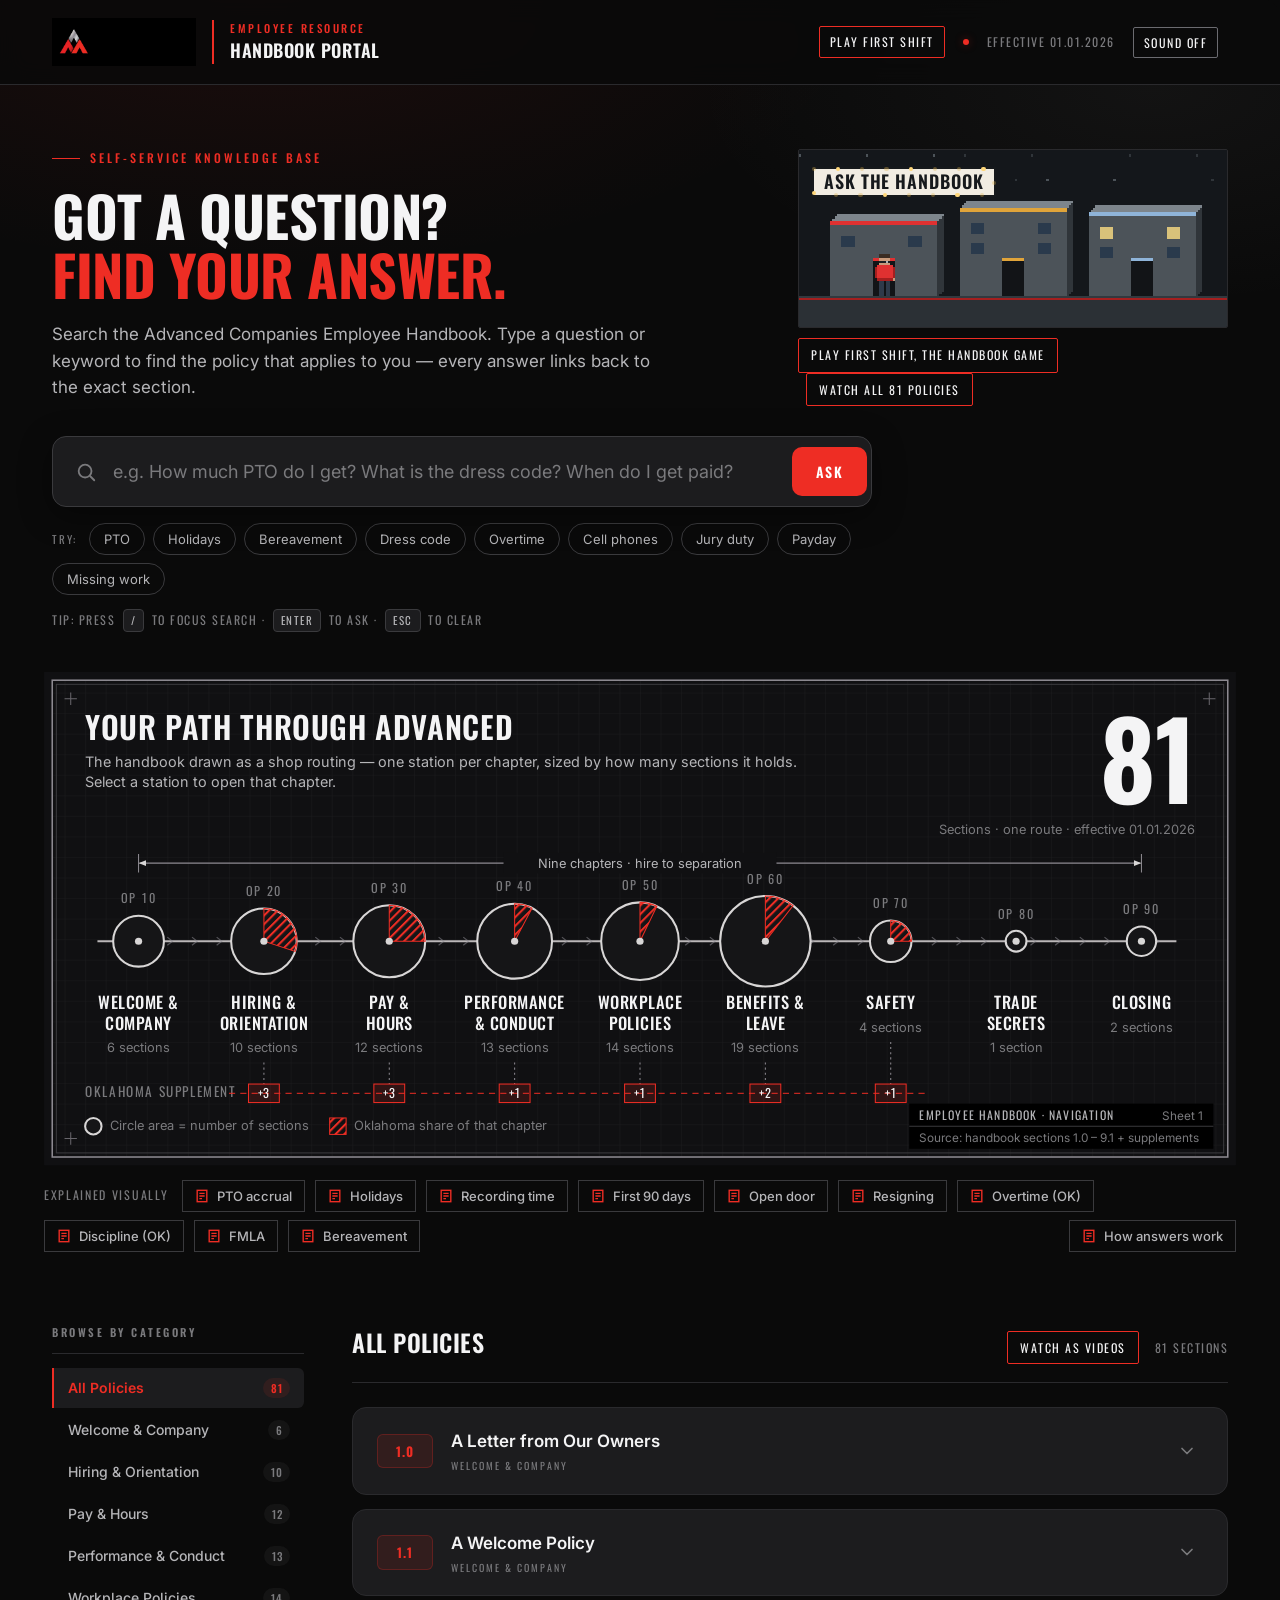
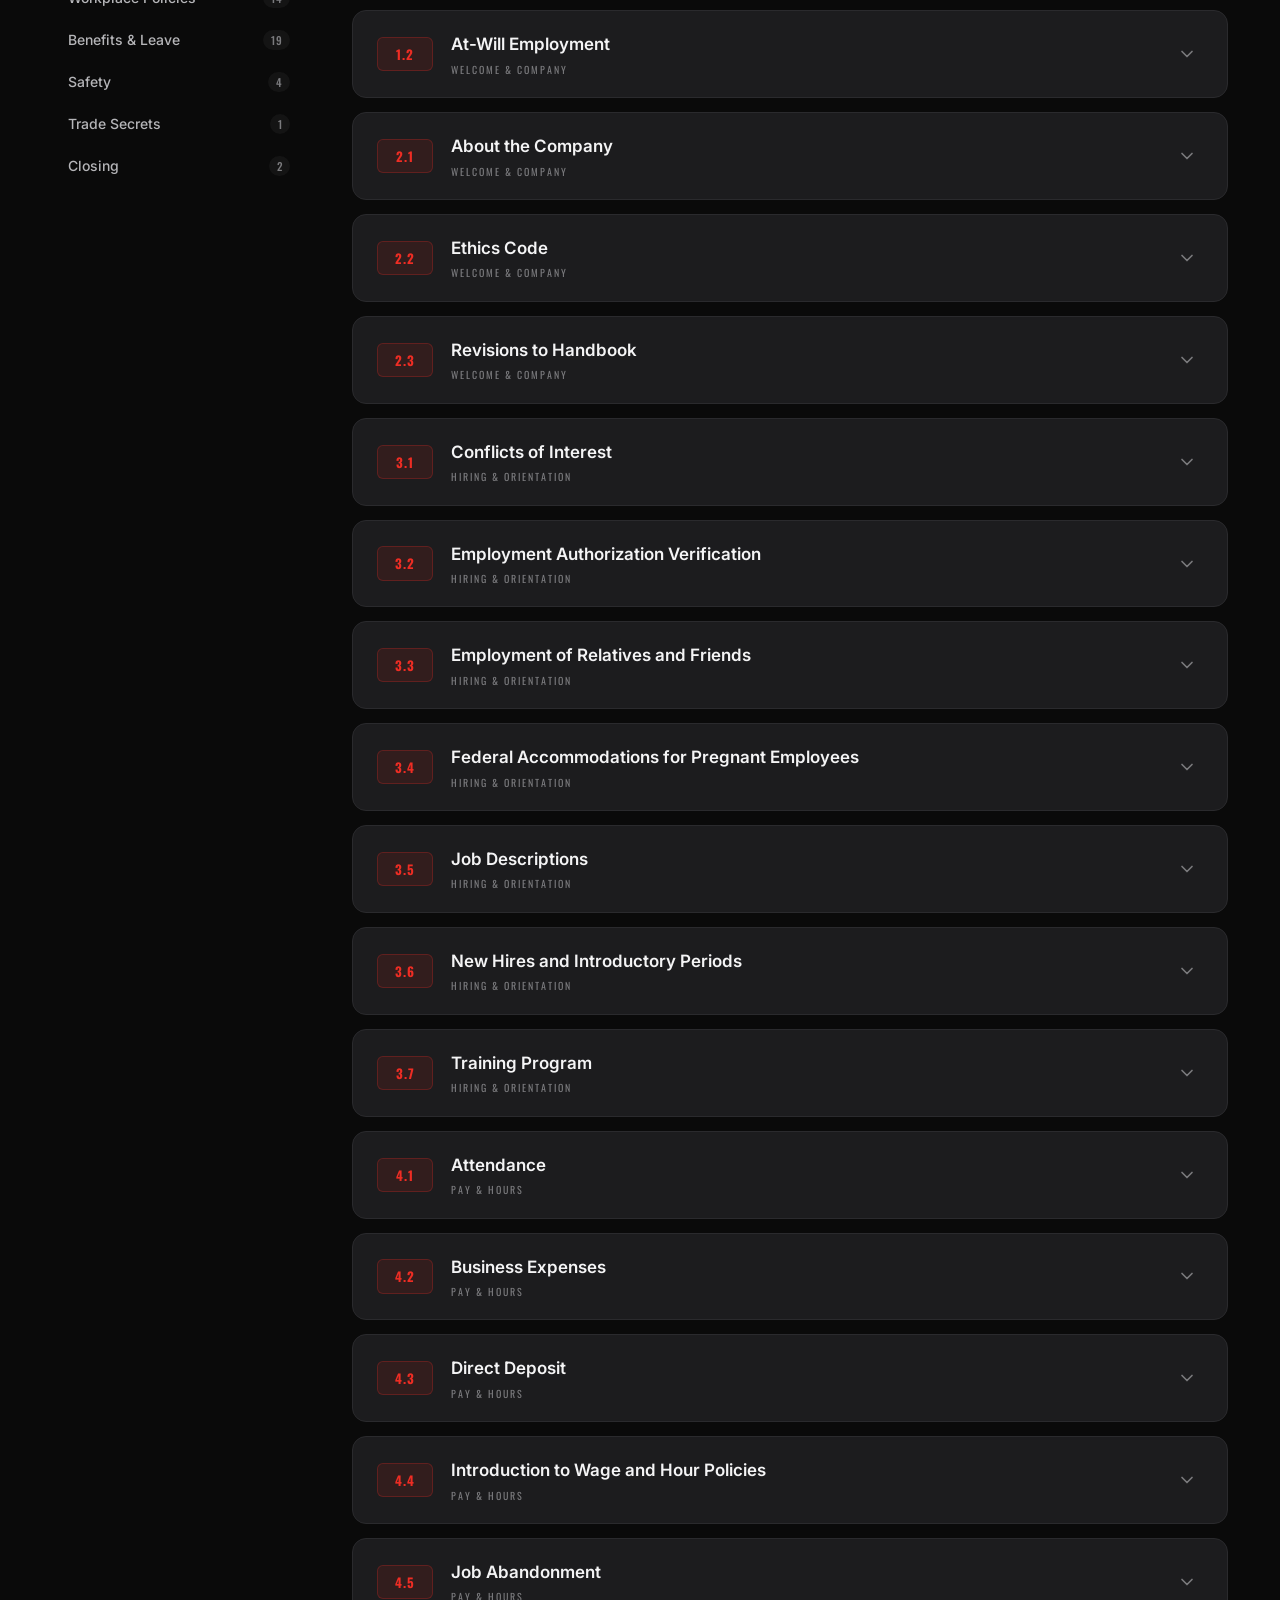
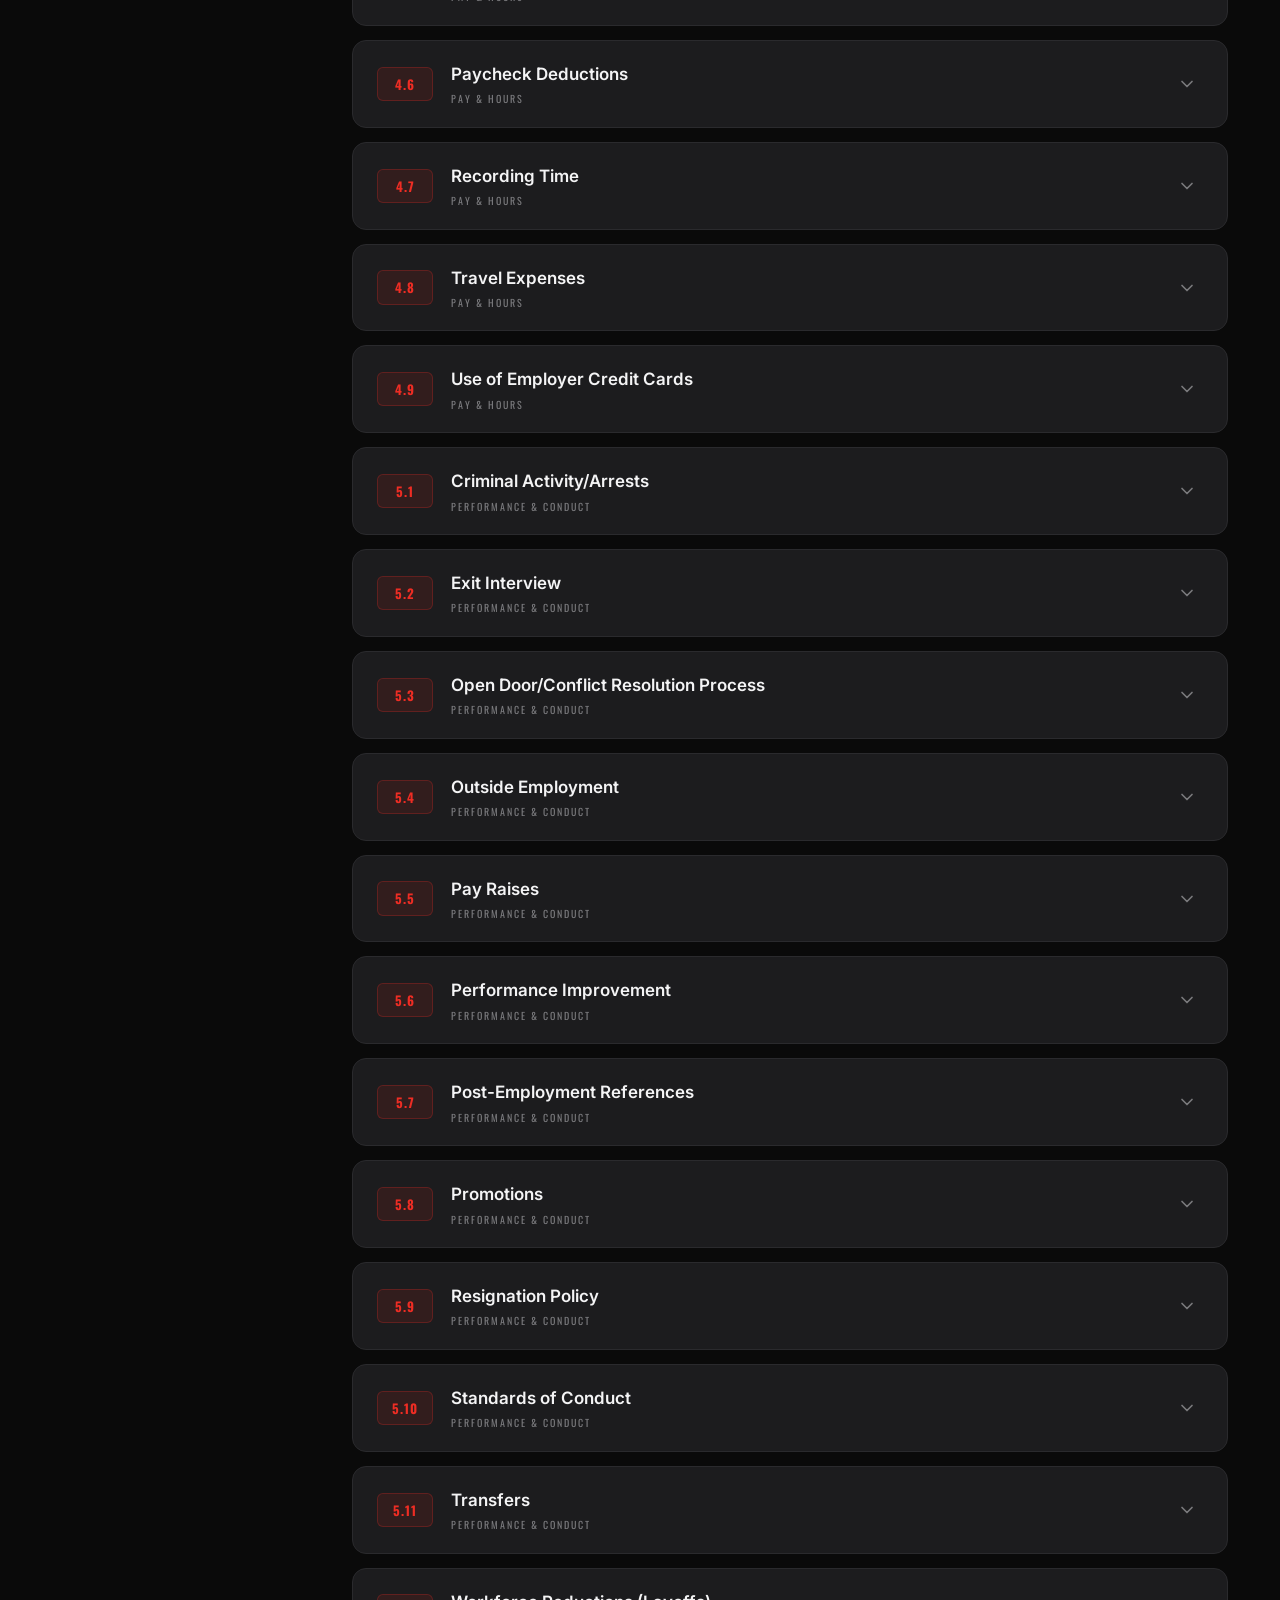
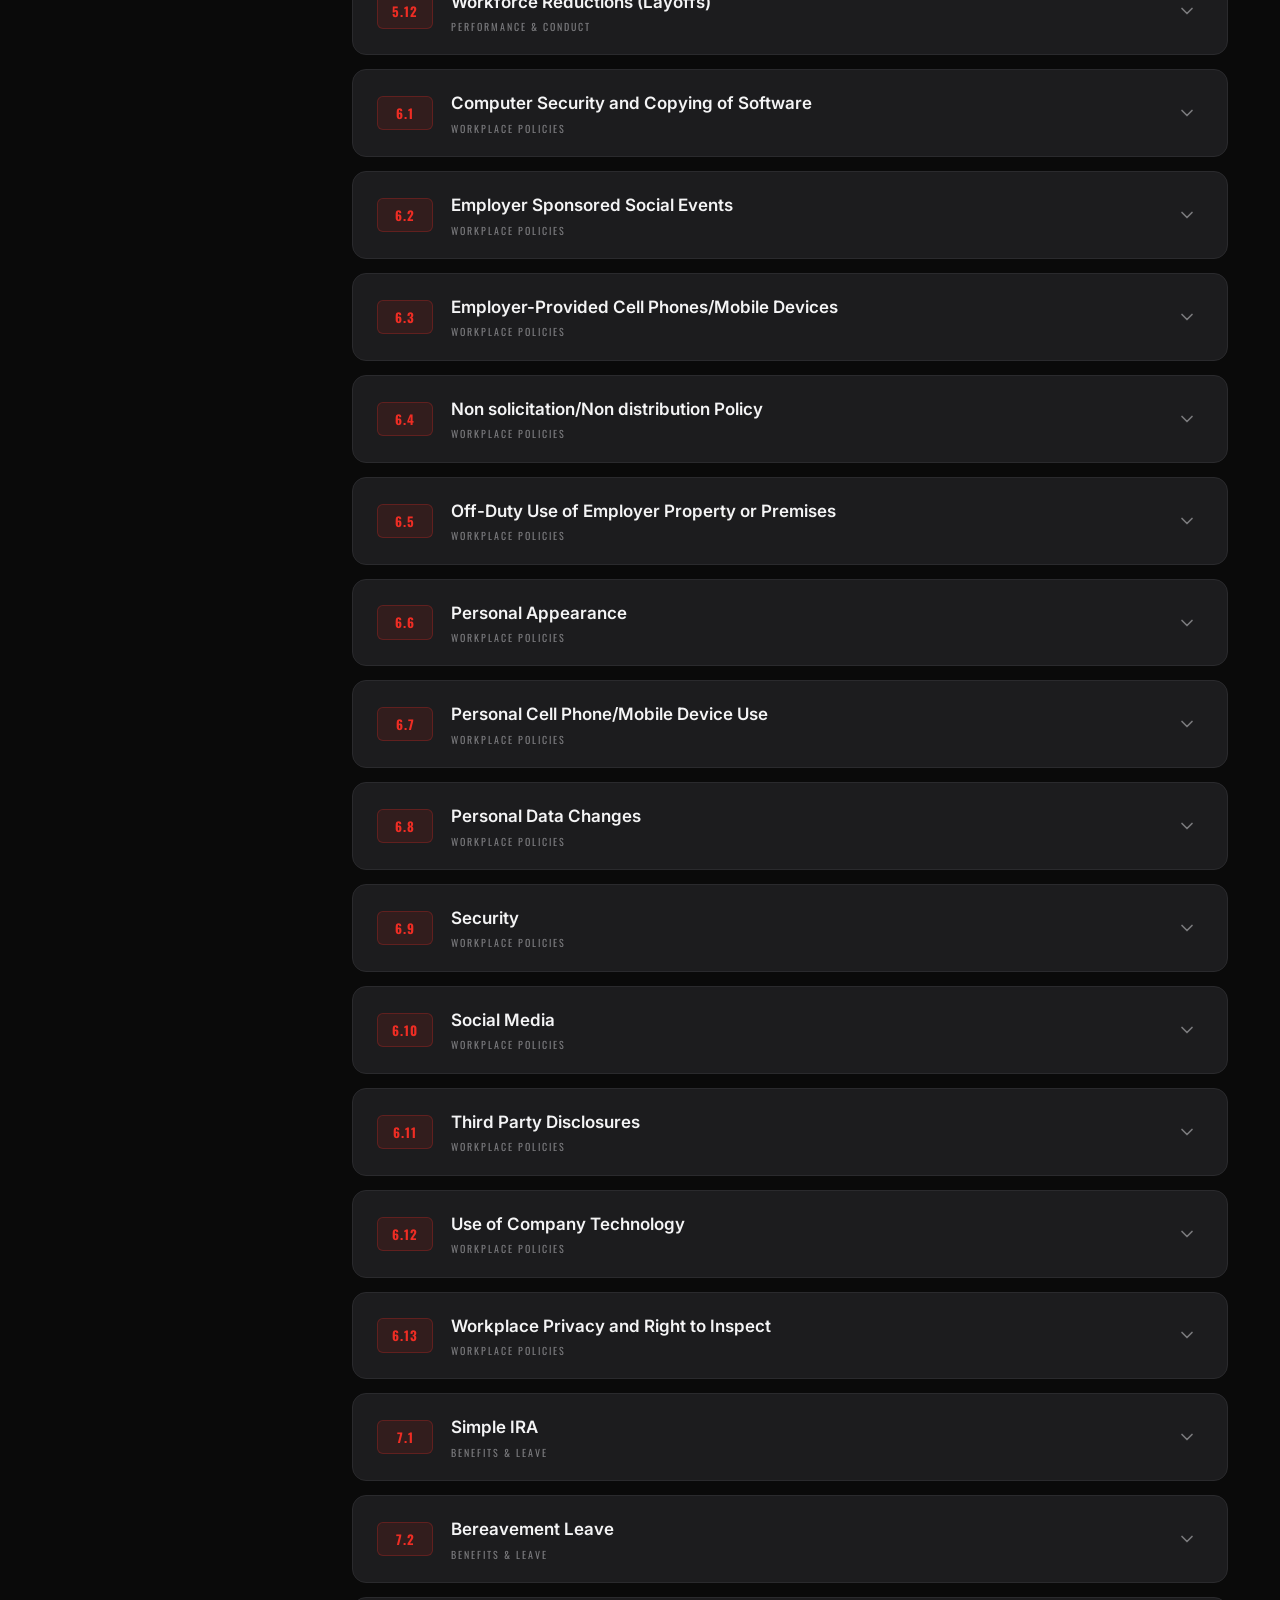
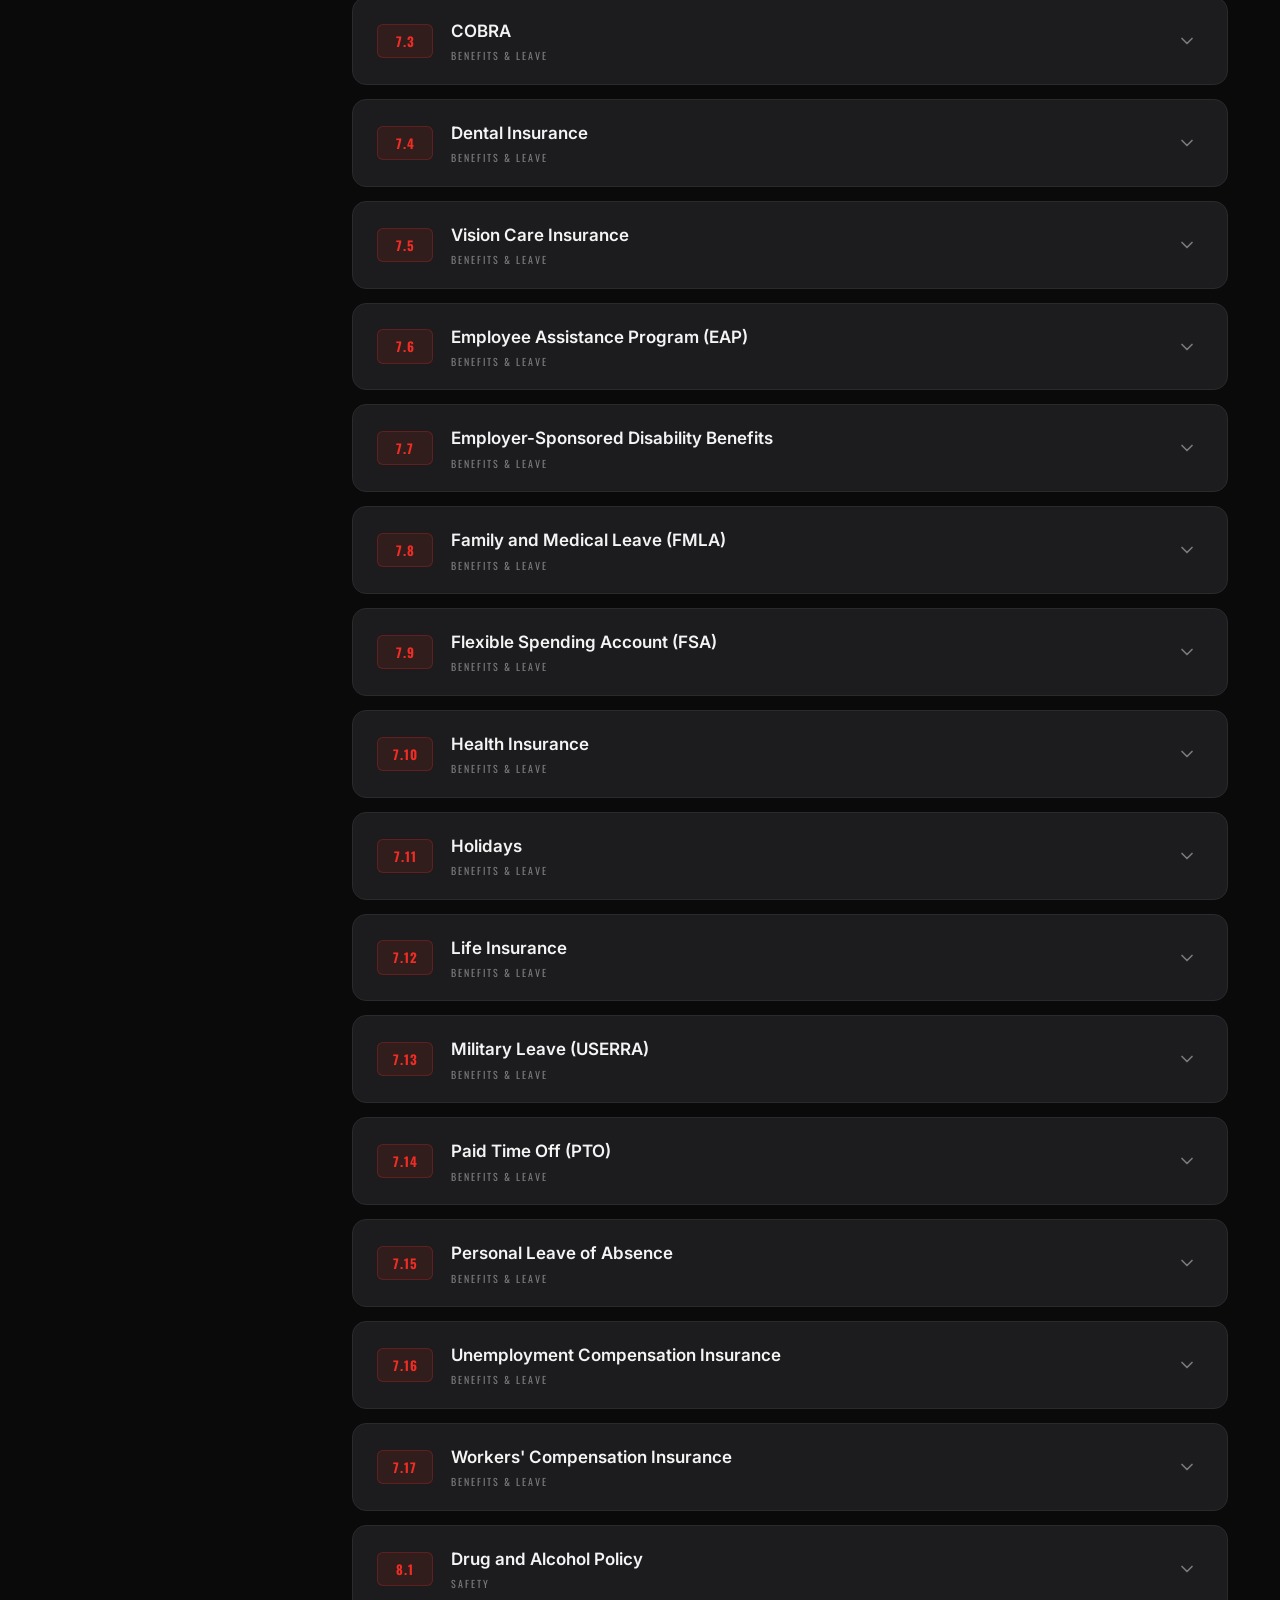
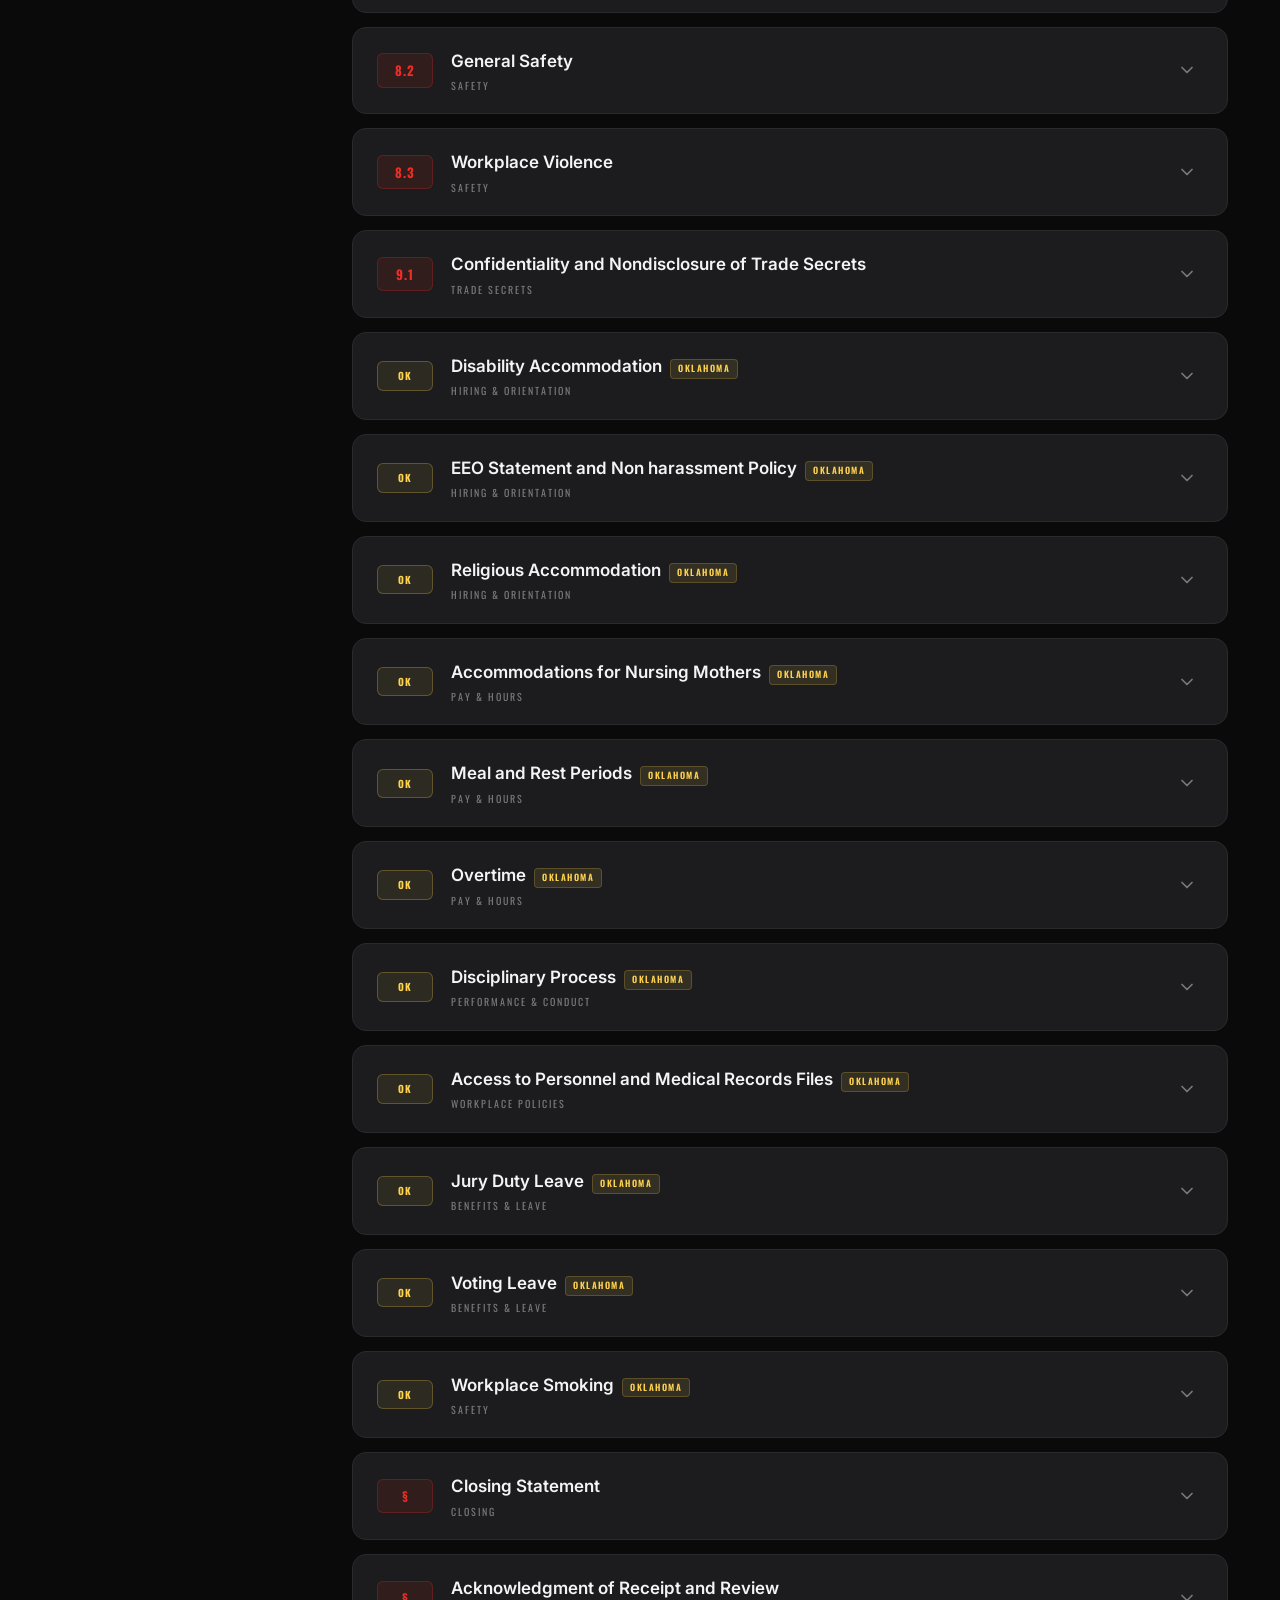
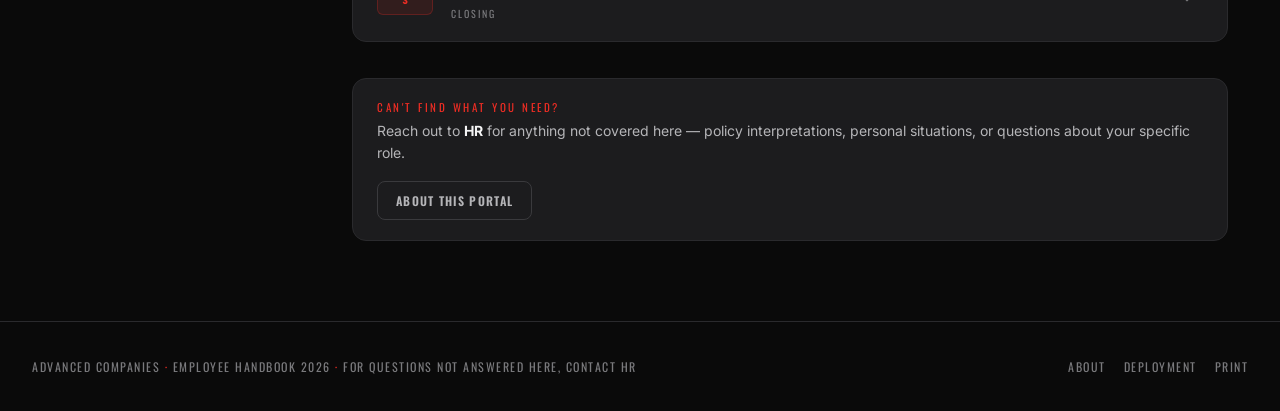
<file: index.html>
<!DOCTYPE html>
<html lang="en">
<head>
<meta charset="UTF-8" />
<link rel="icon" href="/advanced-mark.svg" type="image/svg+xml">
<meta name="viewport" content="width=device-width, initial-scale=1.0" />
<title>Advanced Companies — Employee Handbook</title>
<meta http-equiv="refresh" content="0; url=Advanced_Handbook_Dashboard.html" />
<meta name="robots" content="noindex, nofollow" />
<script>
  // Immediate client-side redirect so the root URL opens the handbook.
  // Keeps Advanced_Handbook_Dashboard.html as the canonical filename for
  // network-drive deployments (no duplicate content to maintain).
  location.replace('Advanced_Handbook_Dashboard.html');
</script>
<style>
  body{margin:0;font-family:-apple-system,BlinkMacSystemFont,'Segoe UI',Roboto,Arial,sans-serif;
       background:#0A0A0A;color:#F4F4F5;display:flex;align-items:center;justify-content:center;
       min-height:100vh;text-align:center;padding:24px;}
  a{color:#EE2D24;font-weight:600;}
</style>
</head>
<body>
  <div>
    <p>Loading the Employee Handbook…</p>
    <p><a href="Advanced_Handbook_Dashboard.html">Open the handbook</a> if you are not redirected automatically.</p>
  </div>
</body>
</html>
</file>
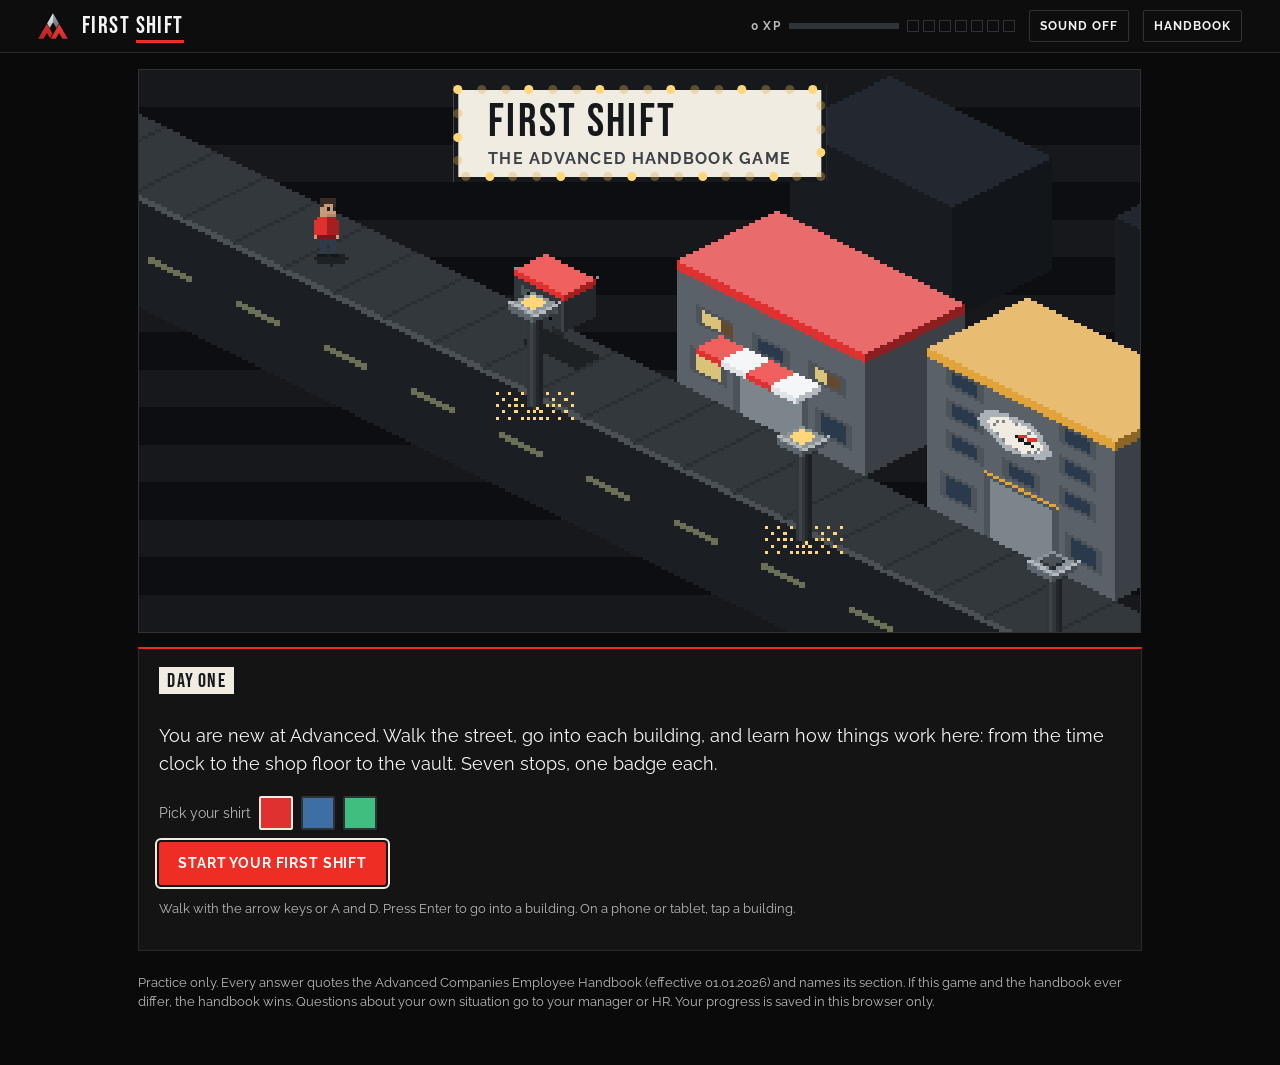
<file: handbook-game.html>
<!DOCTYPE html>
<html lang="en">
<head>
<meta charset="UTF-8">
<meta name="viewport" content="width=device-width, initial-scale=1">
<title>First Shift · Advanced Handbook game</title>
<link rel="icon" href="advanced-mark.svg" type="image/svg+xml">
<meta name="robots" content="noindex, nofollow">
<link rel="preconnect" href="https://fonts.googleapis.com">
<link rel="stylesheet" href="https://fonts.googleapis.com/css2?family=Bebas+Neue&family=Raleway:wght@400;600;700&display=swap">
<style>
/* First Shift: the employee handbook as a small game, drawn like the New Work Instructions posters (pixel scenes,
   a lit marquee, paper callouts). Every answer quotes the handbook (effective 01.01.2026) and names its section;
   tools/check-game-quotes.mjs proves each quote is in the handbook word for word.
   Every text element sets its own colour (no light text on the cream signs), and muted text stays readable on the dark. */
:root{--ink:#16191c;--paper:#f1ece2;--red:#EE2D24;--red2:#B81C16;--steel:#2e3338;--mid:#8d8a91;--silver:#bbb7b8;--bg:#0a0a0a;--card:#141414;--line:#2a2a2d;--ok:#3fbf7f;--amber:#e0a43a}
*{box-sizing:border-box}
html,body{margin:0;background:var(--bg);color:#f4f4f5;font:16px/1.5 Raleway,'Segoe UI',system-ui,sans-serif;-webkit-font-smoothing:antialiased}
button{font:inherit;cursor:pointer}
button:focus-visible,a:focus-visible{outline:2px solid var(--paper);outline-offset:2px}
.top{display:flex;align-items:center;gap:14px;padding:10px max(16px,3vw);border-bottom:1px solid var(--line);background:#0d0d0e;color:#f4f4f5;position:sticky;top:0;z-index:5}
.top img{height:26px}
.top .name{font:400 24px/1 'Bebas Neue',Impact,sans-serif;letter-spacing:.06em;color:#f4f4f5}
.top .name b{color:#f4f4f5;font-weight:400;border-bottom:3px solid var(--red)}
.xp{display:flex;align-items:center;gap:8px;margin-left:auto;font-size:12px;font-weight:700;letter-spacing:.12em;text-transform:uppercase;color:var(--silver);font-variant-numeric:tabular-nums;position:relative}
.xp i{display:block;width:110px;height:6px;background:var(--steel);position:relative}
.xp i b{position:absolute;inset:0;background:var(--red);transform-origin:0 50%;transform:scaleX(0);transition:transform .5s cubic-bezier(.2,.7,.2,1)}
.xpf{position:absolute;left:0;top:-4px;color:var(--ok);font-weight:700;pointer-events:none;animation:xpf .9s steps(9) forwards}
@keyframes xpf{0%{opacity:0;transform:translateY(8px)}25%{opacity:1}100%{opacity:0;transform:translateY(-12px)}}
.badges{display:flex;gap:4px}
.badges span{width:12px;height:12px;border:1.5px solid var(--steel);background:transparent}
.badges span.on{background:var(--red);border-color:var(--red)}
.badges span.pop{animation:pop .5s steps(5)}
@keyframes pop{0%{transform:scale(.2)}60%{transform:scale(1.5)}100%{transform:scale(1)}}
.qbtn{background:transparent;color:#f4f4f5;border:1px solid var(--steel);border-radius:2px;padding:6px 10px;font-size:12px;font-weight:700;letter-spacing:.08em;text-transform:uppercase;text-decoration:none;white-space:nowrap}
.qbtn[aria-pressed="true"]{border-color:var(--red)}
.wrap{max-width:1080px;margin:0 auto;padding:16px max(16px,3vw) 40px}
.screen{position:relative;width:min(100%,calc(64vh * 16 / 9));aspect-ratio:16/9;background:#15171a;border:1px solid var(--steel);overflow:hidden;container-type:inline-size;max-height:64vh;margin:0 auto}
.screen canvas{position:absolute;inset:0;width:100%;height:100%;image-rendering:pixelated;image-rendering:crisp-edges;display:block}
/* the sign over each place: a cream marquee with a numbered red disc, like the kit's explainers; street signs; the caption under the picture */
.mq{position:absolute;left:50%;top:2.6%;transform:translateX(-50%);max-width:94%;background:var(--paper);color:var(--ink);border:.5cqi solid var(--ink);padding:1cqi 3cqi .9cqi;white-space:nowrap;pointer-events:none}
.mq.num{padding-left:8.5cqi}
.mq b{position:absolute;left:1.6cqi;top:50%;transform:translateY(-50%);width:5.2cqi;height:5.2cqi;border-radius:50%;background:var(--red);color:#fff;font:400 3.5cqi/5.4cqi 'Bebas Neue',Impact,sans-serif;text-align:center}
.mq.drop{animation:mqd .42s steps(7) both}
@keyframes mqd{from{transform:translate(-50%,-160%)}to{transform:translate(-50%,0)}}
.mq h2{margin:0;font:400 4.6cqi/1 'Bebas Neue',Impact,sans-serif;letter-spacing:.05em;text-transform:uppercase;color:var(--ink)}
.mq small{display:block;font:700 1.6cqi/1.2 Raleway,sans-serif;color:#3d4349;text-transform:uppercase;letter-spacing:.08em;margin-top:.3cqi}
.mq i{position:absolute;width:.9cqi;height:.9cqi;border-radius:50%;background:#e0b24f;opacity:.35}.mq i.lit{opacity:1;background:#ffd77a}
.sign{position:absolute;transform:translate(-50%,-100%);background:var(--paper);color:var(--ink);border:.35cqi solid var(--ink);padding:.5cqi 1.2cqi;font:400 max(12px,2.4cqi)/1 'Bebas Neue',Impact,sans-serif;letter-spacing:.05em;text-transform:uppercase;white-space:nowrap;pointer-events:none}
.sign.done::after{content:"";display:inline-block;width:1.2cqi;height:1.2cqi;background:var(--ok);margin-left:.8cqi;vertical-align:.1cqi}
.prompt{position:absolute;transform:translate(-50%,0);background:var(--red);color:#fff;font:700 max(12px,1.9cqi)/1 Raleway,sans-serif;letter-spacing:.08em;text-transform:uppercase;padding:.8cqi 1.2cqi;white-space:nowrap;pointer-events:none}
.cap{position:absolute;left:50%;bottom:3%;transform:translateX(-50%);font:700 2.7cqi/1 Raleway,system-ui,sans-serif;letter-spacing:.06em;text-transform:uppercase;background:var(--paper);color:var(--ink);border:.3cqi solid var(--ink);padding:.9cqi 1.7cqi;white-space:nowrap;max-width:94%;display:none;pointer-events:none}
.cap.on{display:block}
@container (max-width:560px){.cap{font-size:4.2cqi;padding:1.2cqi 2cqi}.mq small{display:none}.mq h2{font-size:5.6cqi}.mq b{font-size:4.6cqi;line-height:6.4cqi;width:6.4cqi;height:6.4cqi}.mq.num{padding-left:10cqi}}
.spot{position:absolute;width:10%;aspect-ratio:1;transform:translate(-50%,-50%);border-radius:50%;background:transparent;border:2px dashed transparent;color:transparent}
.spot:focus-visible{border-color:var(--paper)}
.spot.found{cursor:default;pointer-events:none}
/* the panel under the screen: dialogue, choices, results */
.panel{margin-top:14px;background:var(--card);color:#f4f4f5;border:1px solid var(--line);border-top:2px solid var(--red);padding:18px 20px;min-height:170px}
.who{display:inline-block;font:400 20px/1 'Bebas Neue',Impact,sans-serif;letter-spacing:.06em;background:var(--paper);color:var(--ink);padding:4px 8px 3px;margin-bottom:10px}
.say{font-size:18px;line-height:1.55;min-height:3.1em;color:#f4f4f5}
.q{font:400 30px/1.05 'Bebas Neue',Impact,sans-serif;letter-spacing:.02em;margin:0 0 12px;color:#f4f4f5}
.choices{display:grid;gap:8px}
.choice{display:flex;gap:12px;align-items:center;text-align:left;background:#101012;color:#f4f4f5;border:1px solid var(--line);border-radius:2px;padding:12px 14px;font-size:16px}
.choice kbd{font:700 12px/1 Raleway,sans-serif;background:var(--paper);color:var(--ink);padding:4px 7px;border-radius:2px}
.choice:active{transform:scale(.99)}
.res{display:flex;align-items:center;gap:10px;font:400 30px/1 'Bebas Neue',Impact,sans-serif;letter-spacing:.03em;animation:resin .3s steps(3) both}
@keyframes resin{from{opacity:0;transform:translateY(6px)}to{opacity:1;transform:none}}
.res.ok{color:var(--ok)}.res.no{color:var(--amber)}
.why{margin:8px 0 12px;color:#d8d6d6}
.why b{color:#f4f4f5}
blockquote{margin:0 0 12px;padding:12px 14px;background:var(--paper);color:var(--ink);border:2px solid var(--ink);font-size:15px;line-height:1.5}
blockquote b{display:block;font:400 18px/1 'Bebas Neue',Impact,sans-serif;letter-spacing:.06em;color:var(--red2);margin-bottom:6px}
.found-name{margin:12px 0 6px;font-weight:700;color:#f4f4f5}
.row{display:flex;gap:8px;flex-wrap:wrap;align-items:center;margin-top:12px}
.go{background:var(--red);color:#fff;border:1px solid var(--red);border-radius:2px;padding:10px 18px;font-weight:700;letter-spacing:.06em;text-transform:uppercase;font-size:14px}
.go.ghost{background:transparent;color:#f4f4f5;border-color:var(--steel)}
.go:disabled{opacity:.55;cursor:default}
.link{color:var(--silver);font-size:14px}
.hint{color:var(--silver);font-size:13px;margin-top:14px}
.track{position:relative;height:64px;background:#101012;border:1px solid var(--line);overflow:hidden;margin:6px 0 10px}
.track .line{position:absolute;left:22%;top:0;bottom:0;width:3px;background:var(--red)}
.track .ev{position:absolute;top:50%;transform:translate(-50%,-50%);background:var(--paper);color:var(--ink);font-weight:700;font-size:13px;padding:6px 9px;border:2px solid var(--ink);white-space:nowrap}
.track .ev.hit{background:var(--ok);color:#06210f}.track .ev.miss{background:#5a1a17;color:#fff}
.sort{display:grid;gap:8px}
.card{display:grid;grid-template-columns:1fr auto auto;gap:8px;align-items:center;background:#101012;color:#f4f4f5;border:1px solid var(--line);padding:10px 12px}
.card.ok{border-color:var(--ok)}.card.no{border-color:var(--amber)}
.card small{grid-column:1/-1;color:#d8d6d6}
.touch{display:none;gap:8px;justify-content:center;margin-top:10px}
@media (pointer:coarse){.touch.on{display:flex}}
.touch button{min-width:84px;padding:12px;background:#101012;color:#f4f4f5;border:1px solid var(--steel);border-radius:2px;font-weight:700;letter-spacing:.08em;text-transform:uppercase}
.swatches{display:flex;gap:8px}
.swatches button{width:34px;height:34px;border:2px solid var(--steel);border-radius:2px}
.swatches button[aria-pressed="true"]{border-color:var(--paper)}
.cert{background:var(--paper);color:var(--ink);border:3px solid var(--ink);padding:22px}
.cert h2{font:400 44px/1 'Bebas Neue',Impact,sans-serif;margin:0 0 6px;color:var(--ink)}
.cert p{color:var(--ink)}
.foot{color:var(--silver);font-size:13px;margin-top:22px;line-height:1.5}
.sr{position:absolute;width:1px;height:1px;overflow:hidden;clip:rect(0 0 0 0)}
@media (max-width:640px){.xp i{width:60px}.q{font-size:24px}.say{font-size:16px}.top .name{font-size:20px}.top{gap:8px;flex-wrap:wrap}.panel{padding:14px}}
@media (prefers-reduced-motion:reduce){.xpf,.badges span.pop,.mq.drop,.res{animation:none}.xpf{display:none}}
@media print{.top,.touch,.row,.screen{display:none}.cert{border:2px solid #000}}
</style>
</head>
<body>
<header class="top">
  <img src="advanced-mark.svg" alt="Advanced">
  <span class="name">First <b>Shift</b></span>
  <div class="xp" aria-label="Progress"><span id="xpN">0 XP</span><i><b id="xpBar"></b></i><div class="badges" id="badges" aria-hidden="true"></div></div>
  <button type="button" class="qbtn" id="snd" aria-pressed="false">Sound off</button>
  <a class="qbtn" href="Advanced_Handbook_Dashboard.html">Handbook</a>
</header>
<main class="wrap">
  <div class="screen" id="screen"><canvas id="cv" width="320" height="180" role="img" aria-label="Game scene"></canvas></div>
  <div class="touch" id="touch"><button type="button" data-t="left">Left</button><button type="button" data-t="go">Go in</button><button type="button" data-t="right">Right</button></div>
  <section class="panel" id="panel" aria-live="polite"></section>
  <p class="foot">Practice only. Every answer quotes the Advanced Companies Employee Handbook (effective 01.01.2026) and names its section. If this game and the handbook ever differ, the handbook wins. Questions about your own situation go to your manager or HR. Your progress is saved in this browser only.</p>
</main>
<script>
'use strict';
// ── the page's own constants (the picture is 320 x 180; the scene kit loads lazily, see boot at the end)
const W = 320, H = 180;
const P = { red: '#e03131', red2: '#a51f1f', blue: '#3d6fa5', blueS: '#2b4f78', blueL: '#8fb4d9', green: '#3fbf7f', greenD: '#2b8a5a', amber: '#e0a43a', st3: '#aab1b7', dark: '#121417', bg: '#15171a' };
const clamp = (x, a = 0, b = 1) => (x < a ? a : x > b ? b : x);
const ez = (x) => x * x * (3 - 2 * x);
const seg = (t, a, b) => clamp((t - a) / (b - a));
const E = (t, a, b) => ez(seg(t, a, b));
const lerp = (a, b, k) => a + (b - a) * k;

// ── SCENES:START. Isometric cutaway scenes for First Shift, drawn with the iso kit (iso/iso-kit.js) on a 320 x 180 canvas.
// Pure drawing, no page access: every scene is a function of (kit, time, state), so the clean-pixels and exclusivity checks
// can run it outside the page. buildScenes(ISO) is called once, after the kit has loaded.
function buildScenes(ISO) {
  'use strict';
  const W = 320, H = 180, TAU = Math.PI * 2;
  const P = Object.assign({}, ISO.P, { night: '#0c0e11', glass: '#2a3a4c', winL: '#d9c27a', lamp: '#ffd77a', glow: '#2f2c25', road: '#1b1e22', walk: '#33383d', walk2: '#2a2f34', pants: '#2f3a4a',
    wood: '#86684a', woodT: '#a3825f', woodS: '#63492f', card: '#a07a52', cardT: '#cfa371', cardS: '#7d5c3d', sky: '#14171b' });
  const mix = ISO.mix, rnd = ISO.rnd;
  const clamp = (x, a = 0, b = 1) => (x < a ? a : x > b ? b : x);
  const ez = (x) => x * x * (3 - 2 * x);
  const seg = (t, a, b) => clamp((t - a) / (b - a));
  const E = (t, a, b) => ez(seg(t, a, b));
  const lerp = (a, b, k) => a + (b - a) * k;
  const mat = (c) => ({ top: mix(c, '#ffffff', 0.28), left: c, right: mix(c, '#000000', 0.38) });

  // ── extra props, built from the kit's own primitives (the kit file is not changed)
  const def = ISO.defineProp;
  if (!ISO.PROPS.fsplant) {
    def('fsplant', [6, 6, 16], (s) => { s.B(0, 0, 0, 6, 6, 5, 'card', { shadow: true }); s.C(3, 3, 5, 2.6, 6, { top: '#4fa874', left: '#2b8a5a', right: '#1f6a45' }, { rim: false }); s.C(3, 3, 9, 2, 5, 'green', { rim: false }); });
    def('fsvending', [12, 8, 30], (s, o) => {
      s.B(0, 0, 0, 12, 8, 30, 'red', { shadow: true });
      s.F(1, 11, 10, 16, { fill: '#0b0d0f', border: P.st3 });
      const cols = [P.amber, P.blueL, P.green, P.paper];
      for (let r = 0; r < 4; r++) for (let c = 0; c < 3; c++) s.F(2 + c * 3, 13 + r * 4, 2, 3, cols[(r + c) % 4]);
      s.F(2, 3, 8, 6, '#0c0e10');
      if (o.drop != null) s.F(5, Math.round(lerp(24, 4, o.drop)), 2, 4, P.blueL);
    });
    def('fsrack', [8, 12, 28], (s, o) => {
      s.B(0, 0, 0, 8, 8, 28, 'dark', { shadow: true });
      const t = Math.floor((o.t || 0) * 3);
      for (let i = 0; i < 6; i++) { const z = 3 + i * 4; s.F(1, z, 6, 3, { fill: '#0b0d0f', border: P.st1 }); s.F(5, z + 1, 1, 1, rnd(i * 7 + t) > 0.35 ? P.green : P.amber); s.F(2, z + 1, 2, 1, P.st1); }
      if (o.pull > 0) s.B(1, 8, 11, 6, Math.max(1, Math.round(o.pull * 4)), 2, 'steel', { rim: false });
    });
    def('fssafe', [16, 10, 18], (s, o) => {
      s.B(0, 0, 0, 16, 10, 18, 'steel', { shadow: true });
      s.F(2, 3, 12, 12, '#0c0e10');
      for (let k = 0; k < (o.n || 0); k++) { s.F(3 + (k % 2) * 5, 4 + Math.floor(k / 2) * 2, 4, 1, P.card); s.F(3 + (k % 2) * 5, 5 + Math.floor(k / 2) * 2, 4, 1, P.cardT); }
      const shut = o.shut || 0, dw = Math.round(2 + 10 * shut);
      s.F(2, 3, dw, 12, { fill: P.st3, border: P.st1 });
      if (shut > 0.8) { s.F(6, 8, 3, 3, P.st2); s.F(7, 9, 1, 1, P.st4); }
    });
    def('fsdep', [26, 2, 22], (s, o) => {
      s.B(0, 0, 0, 26, 2, 22, 'dark', { rim: false });
      for (let c = 0; c < 6; c++) for (let r = 0; r < 5; r++) {
        const open = o.open && o.open[0] === c && o.open[1] === r;
        s.F(1 + c * 4, 2 + r * 4, 3, 3, open ? '#0c0e10' : { fill: P.st2, border: P.st1 });
        if (!open) s.F(2 + c * 4, 3 + r * 4, 1, 1, P.dark);
      }
    });
    def('fscards', [14, 2, 16], (s, o) => {
      s.B(0, 0, 0, 14, 2, 16, 'dark', { rim: false });
      for (let c = 0; c < 2; c++) for (let r = 0; r < 5; r++) {
        const gone = o.gone && o.gone[0] === c && o.gone[1] === r, mine = c === 0 && r === 2;
        s.F(1 + c * 6, 2 + r * 3, 5, 2, gone ? '#0c0e10' : { fill: P.paper, border: P.st1 });
        if (!gone) s.F(1 + c * 6, 3 + r * 3, 5, 1, mine ? P.amber : P.st3);
      }
    });
    def('fswindow', [16, 2, 14], (s, o) => {
      s.B(0, 0, 0, 16, 2, 14, 'steel', { rim: false });
      s.F(1, 1, 14, 12, { fill: o.sky || '#355f8a', border: P.st3 });
      s.F(8, 1, 1, 12, P.st3);
      const cx = 2 + Math.round((((o.ph || 0) % 1) + 1) % 1 * 8);
      s.F(cx, 8, 4, 2, P.blueL); s.F(cx + 1, 9, 5, 1, P.blueL);
    });
    def('fsclock', [14, 1, 14], (s, o) => {
      const R = o.R || 6, cu = 7, cz = 7, plane = s.face === 'y' ? 'y' : 'x', pts = [];
      const P3 = (u, zz) => (plane === 'y' ? s.g.proj(s.x + u, s.y + 1, s.z + zz) : s.g.proj(s.x + 1, s.y + u, s.z + zz));
      for (let k = 0; k < 20; k++) { const a = k / 20 * TAU; pts.push(P3(cu + Math.cos(a) * (R + 0.8), cz + Math.sin(a) * (R + 0.8))); }
      s.g.poly(pts, P.st3); pts.length = 0;
      for (let k = 0; k < 20; k++) { const a = k / 20 * TAU; pts.push(P3(cu + Math.cos(a) * (R - 0.6), cz + Math.sin(a) * (R - 0.6))); }
      s.g.poly(pts, P.cream);
      for (let k = 0; k < 12; k++) { const a = k / 12 * TAU, q = P3(cu + Math.cos(a) * (R - 1.3), cz + Math.sin(a) * (R - 1.3)); s.g.p(q[0], q[1], P.st2); }
      const m = o.min || 0, hr = (o.hour === undefined ? 3 : o.hour) % 12, am = m / 60 * TAU - Math.PI / 2, ah = (hr + m / 60) / 12 * TAU - Math.PI / 2;
      const c0 = P3(cu, cz), e1 = P3(cu + Math.cos(am) * (R - 1.4), cz - Math.sin(am) * (R - 1.4)), e2 = P3(cu + Math.cos(ah) * (R * 0.55), cz - Math.sin(ah) * (R * 0.55));
      s.g.line(c0[0], c0[1], e1[0], e1[1], P.red); s.g.line(c0[0], c0[1], e2[0], e2[1], P.creamInk);
    });
    def('fsvaultdoor', [26, 2, 26], (s, o) => {
      const op = o.open || 0, cu = 13, cz = 13, R = 12, P3 = (u, zz) => s.g.proj(s.x + u, s.y + 2, s.z + zz), ring = (r, k) => { const a = []; for (let i = 0; i < 24; i++) a.push(P3(cu + Math.cos(i / 24 * TAU) * r * k, cz + Math.sin(i / 24 * TAU) * r)); return a; };
      s.B(0, 0, 0, 26, 2, 26, 'dark', { rim: false });
      s.g.poly(ring(R, 1), P.st1); s.g.poly(ring(R - 1.5, 1), '#0c0e10');
      if (op > 0.15) { for (let k = 0; k < 3; k++) s.F(7, 7 + k * 5, 12, 1, P.st1, 2); for (let k = 0; k < 6; k++) s.F(8 + k * 2, 8 + (k % 2) * 5, 1, 4, [P.red2, P.blueS, P.amberD][k % 3], 2); }
      const sc = Math.max(0.12, 1 - 0.88 * op), a = [];
      for (let i = 0; i < 24; i++) { const u = Math.cos(i / 24 * TAU) * (R - 1.8); a.push(P3(cu - (R - 1.8) + (u + (R - 1.8)) * sc, cz + Math.sin(i / 24 * TAU) * (R - 1.8))); }
      s.g.poly(a, P.st3);
      if (op < 0.4) {
        const hub = P3(cu - (R - 1.8) + (R - 1.8) * sc, cz), ph = (o.spin || 0) * TAU;
        for (let k = 0; k < 4; k++) { const an = ph + k * Math.PI / 2, ex = P3(cu - (R - 1.8) + (R - 1.8) * sc + Math.cos(an) * 6 * sc, cz + Math.sin(an) * 6); s.g.line(hub[0], hub[1], ex[0], ex[1], P.st1); s.g.p(ex[0], ex[1], P.st4); }
        s.g.disc(hub[0], hub[1], 2, P.st2);
      }
    });
    def('fswhite', [26, 2, 16], (s, o) => {
      s.B(0, 0, 0, 26, 2, 16, 'steel', { rim: false }); s.F(1, 1, 24, 14, { fill: P.paper, border: P.st3 });
      const d = o.d || 0, wipe = o.wipe || 0, nodes = [[3, 8], [12, 8], [20, 8], [8, 3], [16, 3]];
      nodes.forEach((n, i) => { if (d > i / 5 && wipe < 1 - i / 5) s.F(n[0], n[1], 5, 3, { fill: '#dfe8f3', border: P.blue }); });
      if (d > 0.7 && wipe < 0.3) { s.F(8, 9, 4, 1, P.red); s.F(17, 9, 3, 1, P.red); s.F(10, 5, 1, 3, P.red); }
    });
    def('fscoffee', [6, 5, 9], (s, o) => {
      s.B(0, 0, 0, 6, 5, 2, 'dark'); s.B(1, 1, 2, 4, 3, 6, 'steel'); s.B(0, 0, 8, 6, 5, 1, 'red', { rim: false }); s.F(2, 3, 2, 2, '#0c0e10', 5); s.F(2, 2, 2, 1, P.card, 5);
      const t = o.t || 0;
      for (let k = 0; k < 3; k++) { const c = (t * 0.5 + k / 3) % 1, q = s.g.proj(s.x + 3 + Math.round(Math.sin(c * 6 + k) * 1.2), s.y + 3, s.z + 10 + Math.round(c * 9)); s.g.p(q[0], q[1], P.st3); }
    });
    def('fsmicro', [8, 6, 5], (s, o) => { s.B(0, 0, 0, 8, 6, 5, 'metal', { shadow: true }); s.F(1, 1, 5, 3, '#0c0e10'); s.F(7, 2, 1, 1, o.on ? P.green : P.st1); s.F(7, 1, 1, 1, P.st1); });
    def('fschair', [5, 5, 10], (s, o) => { s.B(0, 0, 0, 1, 1, 4, 'dark', { rim: false }); s.B(4, 0, 0, 1, 1, 4, 'dark', { rim: false }); s.B(0, 4, 0, 1, 1, 4, 'dark', { rim: false }); s.B(4, 4, 0, 1, 1, 4, 'dark', { rim: false }); s.B(0, 0, 4, 5, 5, 1, o.col || 'blue'); s.B(0, 0, 5, 5, 1, 5, o.col || 'blue', { rim: false }); });
    def('fswet', [6, 4, 9], (s) => { s.B(0, 0, 0, 6, 4, 1, 'amber', { rim: false }); s.B(0, 1, 1, 6, 2, 8, 'amber', { shadow: true }); s.F(2, 3, 2, 4, P.dark, 3); s.F(2, 2, 2, 1, P.dark, 3); });
    def('fslamp', [4, 4, 34], (s, o) => { s.C(2, 2, 0, 1, 30, 'dark', { rim: false }); s.B(0, 0, 30, 4, 4, 2, 'steel'); s.B(1, 1, 32, 2, 2, 1, o.on ? { top: P.lamp, left: P.lamp, right: P.lamp } : 'dark', { rim: false }); });
    def('fskiosk', [8, 6, 22], (s, o) => { s.B(3, 2, 0, 2, 2, 10, 'dark', { rim: false }); s.B(0, 0, 10, 8, 5, 12, 'dark', { shadow: true }); s.B(0, 0, 20, 8, 5, 2, 'red', { rim: false }); s.F(1, 15, 6, 3, { fill: o.lit ? '#12301f' : '#0c0e10', border: P.st1 }, 5); if (o.lit) { s.F(2, 16, 1, 1, P.green, 5); s.F(4, 16, 2, 1, P.green, 5); } s.F(2, 12, 4, 1, o.lit ? P.green : '#000000', 5); });
    def('fsfolder', [5, 4, 3], (s) => { s.B(0, 0, 0, 5, 4, 2, 'card', { rim: false }); s.B(0, 0, 2, 3, 4, 1, 'card', { rim: false }); });
    def('fsbench', [20, 8, 9], (s, o) => { s.B(0, 0, 7, 20, 8, 2, 'wood', { shadow: true }); s.B(1, 1, 0, 2, 2, 7, 'steel', { rim: false }); s.B(17, 1, 0, 2, 2, 7, 'steel', { rim: false }); s.B(1, 5, 0, 2, 2, 7, 'steel', { rim: false }); s.B(17, 5, 0, 2, 2, 7, 'steel', { rim: false }); });
  }

  // ── people and paths
  const HELPER = { who: 'kim', h: 26, shirt: P.st2, hair: '#1f1a17', skin: P.skin2 };
  const CREW = { amber: { who: 'randel', h: 26, shirt: P.amber, hat: P.st1 }, blue: { who: 'pk', h: 26, shirt: P.blue, hair: '#5a4632' }, green: { who: 'forrest', h: 26, shirt: P.green, hair: '#2a2420', skin: P.skin2 },
    steel: { who: 'steve', h: 26, shirt: P.st3, hair: '#6a5a48' }, wood: { who: 'dora', h: 26, shirt: P.card, hair: '#1f1a17', skin: P.skin3 }, navy: { who: 'pam', h: 26, shirt: P.blueS, hair: '#3a2c22', skin: P.skin2 } };
  const op = (a, b) => Object.assign({}, a, b);
  const dirOf = (dx, dy) => (Math.abs(dx) >= Math.abs(dy) ? (dx >= 0 ? 0 : 2) : (dy >= 0 ? 1 : 3));
  // a walker's plan: keys [[t, x, y, dirWhenStill], ...], eased between keys; the foot changes every 2 units walked, so feet never skate
  function route(keys, t) {
    let cum = 0;
    if (t < keys[0][0]) { const f = keys[0]; return { x: f[1], y: f[2], moving: false, dir: f[3] != null ? f[3] : 1, step: undefined }; }
    for (let i = 0; i < keys.length - 1; i++) {
      const a = keys[i], b = keys[i + 1], len = Math.hypot(b[1] - a[1], b[2] - a[2]);
      if (t >= a[0] && t < b[0]) { const k = E(t, a[0], b[0]), mv = len > 0 && k > 0.001 && k < 0.999;
        return { x: lerp(a[1], b[1], k), y: lerp(a[2], b[2], k), moving: mv, dir: len > 0 ? dirOf(b[1] - a[1], b[2] - a[2]) : (a[3] != null ? a[3] : 1), step: mv ? Math.floor((cum + k * len) / 2) % 2 : undefined }; }
      cum += len;
    }
    const z = keys[keys.length - 1]; return { x: z[1], y: z[2], moving: false, dir: z[3] != null ? z[3] : 1, step: undefined };
  }
  const wp = (r, o) => op(o, r.step !== undefined ? { step: r.step } : {});
  // the guide's reaction to an answer: a raised hand and a small nod for a right one, a slow head shake for a wrong one. Calm, no marks.
  function reactOf(s, dir, o) {
    const r = s.react; if (!r || r.age >= 1.6) return { dir, o, z: 0 };
    if (r.ok) return { dir, o: op(o, { arm: 'up' }), z: Math.floor(r.age * 4) % 2 };
    return { dir: Math.floor(r.age * 3) % 2 ? [1, 0, 3, 2][dir] : dir, o: op(o, { arm: 'down' }), z: 0 };
  }
  // a small detail painted on top of a person at the same spot (earbud, cigarette, phone glow)
  const detail = (L, g, x, y, fn) => L.add([x - 1, y - 1, 0, x + 1, y + 1, 19.5], () => { const a = g.proj(Math.round(x), Math.round(y), 0); fn(a[0], a[1]); });

  // ── a room: backdrop, floor and walls built layer by layer on entering, then the list of props and people
  const RX = 48, RY = 24, RH = 18, LY = 19;
  // zoom 2 camera for a room X by Y: the cutaway fills the stage, the back corner sits at y 56 and the front corner runs off the bottom
  const camFor = (X, Y) => { const mid = (X - Y) / 2; return { x: (21 + mid) / 2, y: (21 - mid) / 2, zoom: 2 }; };
  function begin(g, s, d) {
    const X = d.X || RX, Y = d.Y || RY, Hh = d.H || RH, cam = d.cam || camFor(X, Y);
    g.setCam(cam); g.backdrop(d.bd[0], d.bd[1], d.bd[2]);
    const bt = s.still ? 99 : Math.max(0, s.age - 0.3), full = bt >= 1.1;
    if (full) g.layer('rm-' + d.id, [-6, -6, -10, X + 6, Y + 6, Hh + 4], (k) => { k.isoFloor(X, Y, d.floor); k.isoWallCut(X, Y, Hh, d.wall); if (d.deco) d.deco(k); });
    else {
      const fe = E(bt, 0, 0.55), we = E(bt, 0.45, 1.05);
      if (fe > 0) g.isoFloor(Math.max(6, Math.round(X * fe)), Math.max(6, Math.round(Y * fe)), fe >= 1 ? d.floor : op(d.floor, { zones: undefined }));
      if (fe >= 1 && we > 0.02) g.isoWallCut(X, Y, Math.max(2, Math.round(Hh * we)), d.wall);
    }
    const L = g.list(); let n = 0;
    return { g, L, bt, full, s, cam,
      prop(kind, x, y, z, o) { const a = 0.9 + (n++) * 0.08; if (bt < a) return; L.prop(kind, x, y, (z || 0) + Math.round((1 - E(bt, a, a + 0.28)) * 10), o); },
      box(x, y, z, w, dd, h, col, o) { const a = 0.9 + (n++) * 0.08; if (bt < a) return; L.box(x, y, (z || 0) + Math.round((1 - E(bt, a, a + 0.28)) * 10), w, dd, h, col, o); },
      person(x, y, dir, o) { if (bt < 1.95) return; L.person(x, y, dir, o); },
      who: bt >= 1.95 };
  }
  // the door in the left wall: opens as you arrive, shuts behind you
  function doorOpen(rm) { return rm.s.still ? 0 : E(rm.bt, 1.85, 2.2) - E(rm.bt, 3.5, 4.0); }
  function drawDoor(rm, color, extra) {
    if (!rm.full) return; const g = rm.g, o = clamp(doorOpen(rm) + (extra || 0));
    g.isoPanel('x', 0, 14, 0, 10, 18, P.st1); g.isoPanel('x', 0, 15, 0, 8, 17, o > 0 ? '#5a5038' : P.dark);
    const lw = Math.round(8 * (1 - o)); if (lw > 0) { g.isoPanel('x', 0, 15, 0, lw, 17, P.st2); g.isoPanel('x', 0, 15 + lw - 2, 8, 1, 1, P.st4); }
    g.isoPanel('x', 0, 14, 17, 10, 1, color || P.red);
  }
  // you walk in through the door and stop at (dx, dy) facing dir
  function player(rm, dx, dy, dir, extra) {
    const s = rm.s; let r;
    if (s.still) r = { x: dx, y: dy, dir, moving: false, step: undefined };
    else r = route([[2.0, 1, LY, 0], [3.5, dx, LY, 0], [4.1, dx, dy, dir]], rm.bt);
    if (!s.still && rm.bt < 2.0) return;
    rm.L.person(r.x, r.y, r.dir, wp(r, op(s.me, extra || {})));
  }
  const shut = (rm) => rm.L.flush();

  const SCENES = {};
  const caps = (a, b) => [[0.12, 0.48, a], [0.5, 0.94, b]];

  // ═════════ 1. Front Office
  const DEF_FRONT = { id: 'front', bd: ['diag', '#3a2c22', '#46372a'], floor: { style: 'checker', a: '#54463a', b: '#5d4e41', zones: [[0, 17, 40, 5, '#7a2424']] }, wall: { style: 'panel', tint: '#e03131' } };
  SCENES.front = { L: 10, caps: caps('The front desk', 'Paperwork goes in the cabinet'), key: ['counter'],
    draw(g, t, s) {
      const rm = begin(g, s, DEF_FRONT), ph = t / 10;
      drawDoor(rm, P.red);
      rm.prop('cabinet', 0, 2, 0, { face: 'x' });
      rm.prop('table', 12, 0, 0, { w: 18, d: 6, top: 'wood' }); rm.prop('printer', 13, 0, 9, { lit: true, out: E(t, 2, 4) * (t < 6 ? 1 : 0) }); rm.prop('docs', 23, 0, 9, { n: 3 });
      rm.prop('fswindow', 30, 0, 2, { ph, sky: '#355f8a' });
      rm.prop('counter', 14, 11, 0, { w: 26, d: 6, top: 'wood' }); rm.prop('monitor', 18, 12, 11, { rows: 3, screen: '#1d3550' }); rm.prop('docs', 30, 12, 11, { n: 2, head: P.red });
      rm.prop('fsplant', 40, 3, 0);
      const gd = reactOf(s, 1, { arm: 'write' }), take = t > 7.4 && t < 8.0;
      rm.person(27, 9, gd.dir, op(HELPER, op(gd.o, { z: gd.z, arm: take ? 'out' : gd.o.arm })));
      const cl = route([[0, 11, 8, 2], [5.6, 11, 8, 2], [6.8, 11, 13, 3], [9.0, 11, 13, 3], [10, 11, 8, 2]], t), carry = t >= 6.8 && t < 9.5;
      rm.person(cl.x, cl.y, cl.dir, wp(cl, op(CREW.wood, { hold: carry ? P.paper : undefined, holdSize: [4, 3], arm: !cl.moving && cl.y < 10 ? 'up' : 'down' })));
      player(rm, 27, 20, 3);
      shut(rm);
    } };


  // ═════════ 2. Time Clock
  const DEF_CLOCK = { id: 'clock', bd: ['stripes', '#3b3226', '#463c2e'], floor: { style: 'grid', a: '#4a4238', b: '#51483c', zones: [[0, 17, 36, 5, '#7a6128'], [40, 12, 8, 8, '#5c646b']] }, wall: { style: 'tile', tint: '#c9952b' } };
  SCENES.clock = { L: 10, caps: caps('A worker punches in', 'The card goes back on the rack'), key: ['timeclock'],
    draw(g, t, s) {
      const rm = begin(g, s, DEF_CLOCK), ph = t / 10;
      drawDoor(rm, P.amber, E(t, 0, 0.4) * (1 - E(t, 0.9, 1.3)) + E(t, 7.6, 8.0) * (1 - E(t, 8.6, 9.0)));
      const lit = t > 3.9 && t < 5.4, cutK = lit ? E(t, 3.9, 4.5) * (1 - E(t, 4.9, 5.4)) : 0;
      rm.prop('timeclock', 4, 0, 4, { lit, cut: cutK });
      rm.prop('fscards', 16, 0, 4, { gone: t > 2.4 && t < 6.4 ? [0, 2] : null });
      rm.prop('fsclock', 32, 0, 3, { R: 4, hour: 6 + ph * 2, min: (54 + ph * 60) % 60 });
      rm.prop('lamp', 40, 3, 0, { col: lit ? 'green' : 'amber', on: true });
      const gd = reactOf(s, 1, { arm: 'down' });
      rm.person(36, 10, gd.dir, op(CREW.amber, op(gd.o, { z: gd.z })));
      const wk = route([[0.1, 1, LY, 0], [1.4, 23, 7, 3], [2.2, 23, 7, 3], [3.4, 8, 9, 3], [5.0, 8, 9, 3], [6.2, 23, 7, 3], [6.8, 23, 7, 3], [8.2, 1, LY, 2], [8.8, 1, LY, 2]], t);
      const cardOut = (t > 1.4 && t < 2.2) || (t > 3.4 && t < 5.0) || (t > 6.2 && t < 6.8);
      if (t >= 0.1 && t < 8.8) rm.person(wk.x, wk.y, wk.dir, wp(wk, op(CREW.navy, { arm: cardOut ? 'out' : 'down', card: cardOut ? P.amber : undefined })));
      player(rm, 27, 20, 3);
      shut(rm);
    } };

  // ═════════ 3. Shop Floor (the hazards live in the hunt stage; here the floor is calm, and a wet sign stays once you have been through the hunt)
  const DEF_FLOOR = { id: 'floor', bd: ['bands', '#14181a', '#1b2024'], floor: { style: 'epoxy', a: '#2b3035', b: '#30363c', zones: [[0, 16, 48, 1, P.amberD], [0, 22, 48, 1, P.amberD]] }, wall: { style: 'studs', tint: '#3fbf7f' } };
  SCENES.floor = { L: 12, caps: caps('Machines are running', 'Eyes up on the floor'), key: ['machine'],
    draw(g, t, s) {
      const rm = begin(g, s, DEF_FLOOR);
      drawDoor(rm, P.green);
      const door = (k) => E(t, k, k + 0.8) * (1 - E(t, k + 3, k + 3.8));
      rm.prop('shelf', 4, 0, 0, { w: 18, h: 18, seed: 2 });
      rm.prop('machine', 28, 0, 0, { door: door(4), spin: t * 0.5, run: 1, t, lamp: 'green' });
      rm.box(1, 10, 0, 5, 5, 5, 'card'); rm.box(1, 10, 5, 5, 5, 5, 'card');
      if (s.hunt && s.hunt.done) rm.prop('fswet', 12, 20, 0);
      const gd = reactOf(s, 1, { arm: 'out' });
      rm.person(32, 16, gd.dir, op(CREW.amber, op(gd.o, { z: gd.z, hold: P.paper, holdSize: [4, 3] })));
      player(rm, 24, 19, 0);
      shut(rm);
    } };

  // ═════════ 4. Break Room
  const DEF_BREAK = { id: 'break', bd: ['stripes', '#2a3340', '#334050'], floor: { style: 'checker', a: '#2d3238', b: '#383e45', zones: [[0, 17, 36, 5, '#2b4f78']] }, wall: { style: 'tile', tint: '#3d6fa5' } };
  SCENES.break = { L: 10, caps: caps('The vending machine', 'Lunch at the break table'), key: ['fsvending'],
    draw(g, t, s) {
      const rm = begin(g, s, DEF_BREAK);
      drawDoor(rm, P.blueL);
      rm.prop('fsvending', 0, 1, 0, { face: 'x',  drop: t > 2.0 && t < 2.6 ? E(t, 2.0, 2.6) : null });
      rm.prop('counter', 16, 0, 0, { w: 30, d: 8, top: 'counter' });
      rm.prop('fscoffee', 20, 2, 11, { t }); rm.prop('fsmicro', 34, 2, 11, { on: Math.floor(t * 2) % 2 === 0 });
      rm.prop('table', 22, 12, 0, { w: 20, d: 8, h: 9, top: 'wood' });
      rm.box(26, 14, 9, 3, 2, 1, 'paper'); rm.box(36, 15, 9, 2, 2, 3, 'red');
      rm.person(11, 7, 2, op(CREW.green, { arm: (t > 1.2 && t < 2.0) || (t > 2.6 && t < 3.4) ? 'out' : 'down', hold: t >= 3.4 ? P.blueL : undefined, holdSize: [2, 3] }));
      rm.person(27, 10, 1, op(CREW.steel, { arm: Math.floor(t * 1.2) % 2 === 0 ? 'out' : 'down' }));
      const gd = reactOf(s, 1, { arm: 'out' });
      rm.person(37, 10, gd.dir, op(CREW.blue, op(gd.o, { z: gd.z, hold: '#16191c', holdSize: [2, 3] })));
      player(rm, 13, 20, 0);
      shut(rm);
    } };

  // ═════════ 5. IT Desk
  const DEF_IT = { id: 'it', X: 50, bd: ['bands', '#0b1015', '#121a23'], floor: { style: 'grid', a: '#242a31', b: '#2a3038', zones: [[0, 17, 24, 5, '#1d3550']] }, wall: { style: 'panel', tint: '#3d6fa5' } };
  SCENES.it = { L: 10, caps: caps('The server racks', 'A drive gets swapped'), key: ['fsrack'],
    draw(g, t, s) {
      const rm = begin(g, s, DEF_IT);
      drawDoor(rm, P.blue);
      const pull = t > 1 && t < 4 ? E(t, 1, 1.6) - E(t, 3.2, 3.8) : 0, clip = t > 5.6 && t < 8.6;
      rm.prop('fsrack', 2, 0, 0, { t }); rm.prop('fsrack', 12, 0, 0, { t: t + 0.5, pull });
      rm.prop('fswhite', 24, 0, 2, { d: E(t, 0.6, 6.0), wipe: t > 8 ? E(t, 8, 9.4) : 0 });
      rm.prop('desk', 26, 10, 0, { w: 24, d: 12 });
      rm.prop('monitor', 28, 12, 9, { rows: 4, screen: '#1d3550' }); rm.prop('monitor', 40, 12, 9, { rows: 3, screen: '#16301f' });
      const gd = reactOf(s, 1, { arm: 'out' });
      rm.person(38, 8, gd.dir, op(HELPER, op(gd.o, { z: gd.z })));
      rm.person(16, 15, clip ? 1 : 3, op(CREW.navy, { arm: 'out', hold: clip ? P.paper : undefined, holdSize: [4, 3] }));
      player(rm, 8, 21, 0);
      shut(rm);
    } };

  // ═════════ 6. The Vault
  const DEF_VAULT = { id: 'vault', X: 44, H: 26, bd: ['diag', '#4a5056', '#586067'], floor: { style: 'epoxy', a: '#5c646b', b: '#656d75', zones: [[0, 17, 30, 5, '#7d858c'], [26, 6, 16, 12, '#4a5258']] }, wall: { style: 'tile' } };
  SCENES.vault = { L: 10, caps: caps('The vault door', 'A folder goes into the vault'), key: ['fsvaultdoor'],
    draw(g, t, s) {
      const rm = begin(g, s, DEF_VAULT);
      drawDoor(rm, P.st3);
      const open = t < 3 ? 0 : t < 4 ? E(t, 3, 4) : t < 7 ? 1 : t < 8 ? 1 - E(t, 7, 8) : 0;
      rm.prop('fsvaultdoor', 14, 0, 0, { open, spin: t < 3 ? t / 3 : t > 8 ? -(t - 8) / 2 : 0 });
      rm.prop('shelf', 0, 2, 0, { face: 'x', w: 10, h: 18, seed: 3 });
      rm.prop('table', 10, 8, 0, { w: 14, d: 8, h: 9, top: 'steel' });
      if (t < 1.4 || t > 5.8) rm.box(13, 10, 9, 5, 4, 2, 'card');
      const ck = route([[0, 26, 7, 0], [1.4, 26, 7, 0], [3.0, 27, 5, 3], [4.4, 27, 3.5, 3], [5.6, 27, 3.5, 3], [7.0, 26, 7, 0], [10, 26, 7, 0]], t);
      if (!(t > 4.45 && t < 5.55)) rm.person(ck.x, ck.y, ck.dir, wp(ck, op(CREW.wood, { arm: 'down', hold: t >= 1.4 && t < 4.5 ? P.card : undefined, holdSize: [5, 4] })));
      const gd = reactOf(s, 1, { arm: 'down' });
      rm.person(36, 6, gd.dir, op(CREW.amber, op(gd.o, { z: gd.z })));
      player(rm, 14, 20, 0);
      shut(rm);
    } };

  // ═════════ 7. HR Office
  const DEF_HR = { id: 'hr', bd: ['stripes', '#4a3a28', '#56452f'], floor: { style: 'checker', a: '#5a4630', b: '#654e36', zones: [[0, 17, 30, 5, '#8a6a2a']] }, wall: { style: 'panel', tint: '#c9952b' } };
  SCENES.hr = { L: 10, caps: caps('The HR office', 'Files go in the cabinet'), key: ['desk'],
    draw(g, t, s) {
      const rm = begin(g, s, DEF_HR), ph = t / 10;
      drawDoor(rm, P.amber);
      rm.prop('cabinet', 0, 2, 0, { face: 'x' });
      rm.prop('board', 6, 0, 3, { w: 16, h: 13, rows: 6 });
      rm.prop('fswindow', 24, 0, 2, { ph });
      rm.prop('shelf', 40, 0, 0, { w: 8, h: 18, seed: 7 });
      rm.prop('desk', 22, 10, 0, { w: 26, d: 12 });
      rm.prop('monitor', 26, 12, 9, { rows: 4, screen: '#1d3550' }); rm.prop('docs', 38, 14, 9, { n: 3 });
      const dr = t > 1.0 && t < 4.6 ? E(t, 1, 1.6) * (1 - E(t, 4.0, 4.6)) : 0;
      if (dr > 0 && rm.who) rm.L.box(8, 3, 8, Math.max(1, Math.round(dr * 2)), 6, 3, 'steel', { rim: false });
      const cw = route([[0, 13, 7, 2], [5.2, 13, 7, 2], [6.4, 13, 13, 1], [9.2, 13, 13, 1], [10, 13, 7, 2]], t), reading = t > 5.6 && t < 9.4;
      rm.person(cw.x, cw.y, cw.dir, wp(cw, op(CREW.blue, { arm: !cw.moving && cw.y < 8 ? (dr > 0 ? 'up' : 'out') : 'out', hold: reading ? P.paper : undefined, holdSize: [4, 3] })));
      const gd = reactOf(s, 1, { arm: 'write' });
      rm.person(35, 8, gd.dir, op(HELPER, op(gd.o, { z: gd.z })));
      player(rm, 12, 20, 0);
      shut(rm);
    } };


  // ═════════ the mini-game stages. Each has its own room, so no stage repeats a room.
  // Punch the clock: one wall close up, a big clock, the time clock, the card rack and a row of tally lamps
  const EVT = [6 * 60 + 58, 11 * 60 + 30, 12 * 60, 14 * 60 + 15, 15 * 60 + 30, 17 * 60];
  const DEF_CLOCKSTAGE = { id: 'clockstage', X: 46, Y: 26, H: 20, bd: ['diag', '#1b1613', '#2a211a'], floor: { style: 'grid', a: '#2e2b27', b: '#33302b', zones: [[0, 16, 40, 5, '#5a4720']] }, wall: { style: 'panel', tint: '#c9952b' } };
  if (!ISO.PROPS.fstally) def('fstally', [12, 2, 3], (s, o) => { s.B(0, 0, 0, 12, 2, 3, 'dark', { rim: false }); for (let i = 0; i < 6; i++) s.F(1 + i * 2, 1, 2, 1, i < (o.n || 0) ? P.green : P.st1); });
  SCENES.clockStage = { L: 6, caps: [], key: ['timeclock'],
    draw(g, t, s) {
      const rm = begin(g, s, DEF_CLOCKSTAGE), L = rm.L;
      const at = s.clockAt || 0; let m = 6 * 60 + 30;
      for (let i = 0; i < EVT.length; i++) { const ta = 2.8 + i * 2.6; if (at >= ta - 2.6) m = lerp(i ? EVT[i - 1] : 6 * 60 + 30, EVT[i], E(at, ta - 2.6, ta - 1.6)); }
      const last = s.punches && s.punches.length ? s.punches[s.punches.length - 1] : null, a = last ? (s.still ? 9 : last.age) : 9, punching = a < 0.45;
      const okLast = last && last.ok && a < 1.2;
      rm.prop('fsclock', 6, 0, 2, { R: 5, hour: (m / 60) % 12, min: m % 60 });
      rm.prop('timeclock', 28, 0, 2, { lit: okLast, cut: okLast ? E(a, 0, 0.3) * (1 - E(a, 0.8, 1.2)) : 0 });
      rm.prop('fstally', 8, 0, 16, { n: s.hits || 0 });
      rm.prop('fscards', 0, 6, 2, { face: 'x', gone: punching ? [0, 2] : null });
      rm.prop('lamp', 40, 3, 0, { col: okLast ? 'green' : 'amber', on: true });
      const rk = last && a < 1.6 ? { ok: last.ok, age: a } : null;
      const gd = reactOf({ react: rk }, 1, { arm: 'down' });
      rm.person(14, 12, gd.dir, op(CREW.amber, op(gd.o, { z: gd.z })));
      L.person(32, 8, 3, op(s.me, { arm: punching ? 'out' : 'down', card: punching ? P.amber : undefined }));
      shut(rm);
    } };

  // Spot what is wrong: a machine bay with four hazards. HUNT_AT is where each one is (the click targets are made from these)
  const DEF_HUNT = { id: 'hunt', bd: ['stripes', '#12161a', '#1b2127'], floor: { style: 'epoxy', a: '#2b3035', b: '#30363c', zones: [[0, 17, 48, 1, P.amberD], [0, 23, 48, 1, P.amberD]] }, wall: { style: 'studs', tint: '#c9952b' } };
  const HUNT_AT = [[15, 16, 10], [4, 17, 10], [10, 20, 0], [33, 16, 10]];
  SCENES.huntStage = { L: 12, caps: [], key: ['machine'], spots: HUNT_AT,
    draw(g, t, s) {
      const rm = begin(g, s, DEF_HUNT), L = rm.L, hunt = s.hunt || { on: false, found: {} }, found = hunt.found || {};
      const fx = (i) => (found[i] == null ? null : (s.still ? 9 : found[i]));
      const door = (k) => E(t, k, k + 0.8) * (1 - E(t, k + 3, k + 3.8));
      rm.prop('machine', 6, 0, 0, { door: door(2), spin: t * 0.5, run: 1, t, lamp: 'green' });
      rm.prop('machine', 28, 0, 0, { door: door(7), spin: t * 0.5, run: 1, t: t + 3, lamp: 'green' });
      // the spill, and the wet sign once it is spotted
      const sp = fx(2), rad = sp == null ? 5 : 5 * (1 - E(sp, 0.4, 2.4));
      if (rad >= 1) L.flat(5, 16, 10, 8, (gg) => { gg.isoEll(10, 20, 0, Math.min(4, Math.round(rad)), '#4a6a7a'); gg.isoEll(9, 19, 0, Math.max(1, Math.round(rad * 0.4)), '#6a8a9a'); });
      if (sp != null && sp > 0.4) rm.prop('fswet', 15, 19, 0);
      // 0: both earbuds in, then one comes out
      const e0 = fx(0), ear = e0 == null || e0 < 0.5;
      rm.person(15, 16, 3, op(CREW.green, { arm: e0 != null && e0 < 0.6 ? 'up' : (Math.floor(t / 1.5) % 2 ? 'out' : 'down') }));
      if (ear) detail(L, rm.g, 15, 16, (sx, sy) => { const Z = rm.g.Z; rm.g.r(sx - 3 * Z, sy - 16 * Z, Z, Z, P.paper); rm.g.r(sx + 3 * Z, sy - 16 * Z, Z, Z, P.paper); rm.g.r(sx - 3 * Z, sy - 15 * Z, Z, Z, P.st3); rm.g.r(sx + 3 * Z, sy - 15 * Z, Z, Z, P.st3); });
      // 1: watching a video on a phone, then it goes in a pocket
      const e1 = fx(1), ph = e1 == null || e1 < 0.5;
      rm.person(4, 17, 1, op(CREW.steel, { arm: ph ? 'out' : 'down', hold: ph ? '#16191c' : undefined, holdSize: [2, 3] }));
      if (ph) detail(L, rm.g, 4, 17, (sx, sy) => { const Z = rm.g.Z; rm.g.r(sx - 5 * Z, sy - 10 * Z, Z, Z, Math.floor(t * 3) % 2 ? P.blueL : P.blueT); rm.g.r(sx - 4 * Z, sy - 9 * Z, Z, Z, P.blueT); });
      // 3: smoking at the machine, then puts it out and steps away
      const e3 = fx(3), sm = e3 == null ? { x: 33, y: 16, dir: 0, moving: false, step: undefined } : route([[0.3, 33, 16, 0], [2.0, 41, 16, 0], [99, 41, 16, 0]], e3), smoking = e3 == null || e3 < 0.3;
      if (e3 == null || e3 < 2.1) rm.person(sm.x, sm.y, sm.dir, wp(sm, op(HELPER, { arm: smoking ? 'out' : 'down' })));
      if (smoking) detail(L, rm.g, 33, 16, (sx, sy) => { const Z = rm.g.Z; rm.g.r(sx + 3 * Z, sy - 14 * Z, Z, Z, P.paper); rm.g.r(sx + 4 * Z, sy - 14 * Z, Z, Z, P.red); for (let k = 0; k < 4; k++) rm.g.r(sx + (4 + Math.round(Math.sin(t * 2 + k) * 1.5)) * Z, sy - (17 + k * 3 + Math.floor((t * 6) % 3)) * Z, Z, Z, P.st3); });
      L.person(25, 19, 0, op(s.me, { arm: 'down' }));
      shut(rm);
    } };

  SCENES.huntStage.cam = camFor(RX, RY);
  // What stays in the vault: a records room. The folder you choose flies to the safe or to the talking table.
  const DEF_SORT = { id: 'sort', X: 44, Y: 26, H: 20, bd: ['bands', '#232a33', '#2d3540'], floor: { style: 'epoxy', a: '#444b53', b: '#4b525a', zones: [[2, 18, 24, 6, '#5c646b'], [22, 10, 20, 12, '#3a3128']] }, wall: { style: 'tile', tint: '#7d858c' } };
  const SORT_AT = { keep: [11, 10, 9], talk: [32, 15, 10] };
  SCENES.sortStage = { L: 8, caps: [], key: ['fssafe'], at: SORT_AT,
    draw(g, t, s) {
      const rm = begin(g, s, DEF_SORT), L = rm.L, items = s.sorted || [];
      let n = 0, shutK = 0, talk = 0, react = null;
      items.forEach((it) => { const a = s.still ? 9 : it.age, land = it.pick === it.keep ? 0.6 : 1.5;
        if (it.keep && a > land) n++;
        if (it.keep && a > land && a < land + 0.45) shutK = Math.max(shutK, 1 - Math.abs(a - land - 0.22) / 0.23);
        if (!it.keep && a > land) talk++;
        if (a < 1.6 && (!react || a < react.age)) react = { ok: it.pick === it.keep, age: a }; });
      rm.prop('fssafe', 3, 0, 0, { n, shut: clamp(shutK) });
      rm.prop('board', 24, 0, 6, { w: 16, h: 10, rows: 4, lit: 1 });
      rm.prop('table', 22, 10, 0, { w: 20, d: 10, h: 9, top: 'wood' });
      for (let k = 0; k < talk; k++) rm.L.box(25 + (k % 2) * 6, 13, 9 + Math.floor(k / 2), 5, 4, 1, k % 2 ? 'paper' : 'cream', { rim: false });
      rm.person(28, 7, 1, op(CREW.blue, { arm: 'out', z: talk > 0 && Math.floor(t * 2) % 4 === 0 ? 1 : 0 }));
      rm.person(38, 7, 1, op(CREW.green, { arm: 'out', z: talk > 0 && Math.floor(t * 2) % 4 === 2 ? 1 : 0 }));
      const me = reactOf({ react }, 1, {});
      L.person(16, 18, me.dir, op(s.me, { arm: 'down', z: me.z }));
      shut(rm);
      // the folder in flight: to your choice, and if that was wrong, on to where it belongs
      const proj = (p) => g.proj(p[0], p[1], p[2]), from = proj([16, 18, 14]);
      items.forEach((it) => { const a = s.still ? 9 : it.age, right = it.pick === it.keep, d1 = proj(it.pick ? SORT_AT.keep : SORT_AT.talk), d2 = proj(it.keep ? SORT_AT.keep : SORT_AT.talk);
        let pos = null;
        if (a < 0.6) { const k = E(a, 0, 0.6); pos = [lerp(from[0], d1[0], k), lerp(from[1], d1[1], k) - Math.round(Math.sin(k * Math.PI) * 20)]; }
        else if (!right && a < 0.9) pos = [d1[0] + (Math.floor(a * 16) % 2 ? 1 : -1), d1[1]];
        else if (!right && a < 1.5) { const k = E(a, 0.9, 1.5); pos = [lerp(d1[0], d2[0], k), lerp(d1[1], d2[1], k) - Math.round(Math.sin(k * Math.PI) * 26)]; }
        if (pos) { g.r(pos[0] - 7, pos[1] - 4, 14, 10, P.card); g.r(pos[0] - 7, pos[1] - 6, 6, 2, P.cardT); g.r(pos[0] - 7, pos[1] - 4, 14, 2, P.cardT); } });
    } };

  // ═════════ the street: seven buildings along one side, the sidewalk, the road, lamp posts, the time clock by the gate
  const IDS = ['front', 'clock', 'floor', 'break', 'it', 'vault', 'hr'];
  const BCOL = { front: P.red, clock: P.amber, floor: P.green, break: P.blueL, it: P.blue, vault: P.st3, hr: P.amber };
  const X0 = 34, BW = 30, GAP = 10, BD = 16, SY = 4, LANE = 12, DOORY = 5.6, KIOSK = 14, CURB = 17;
  const BLD = IDS.map((id, i) => ({ id, i, x: X0 + i * (BW + GAP), w: BW, h: 36 + ((i * 17) % 3) * 6, color: BCOL[id] }));
  const WORLD = X0 + IDS.length * (BW + GAP) + 10;
  const LAMPS = [24].concat(BLD.map((b) => b.x + BW + GAP / 2 - 2));
  const doorX = (b) => b.x + b.w / 2;
  const BMAT = { top: '#8d959c', left: '#5a6168', right: '#3a4046' };
  const streetCam = (px) => ({ x: clamp(px + 4, 56, WORLD - 56), y: 12, z: 12, zoom: 1 });
  function facade(L, g, b, s, t) {
    const x0 = b.x, h = b.h, cx = x0 + b.w / 2, o = s.doors ? s.doors[b.id] || 0 : 0, lit = s.lit ? s.lit(b.i) : 1;
    L.add([x0, SY - BD, 0, x0 + b.w, SY, h + 3], () => {
      g.isoBox(x0, SY - BD, 0, b.w, BD, h, BMAT, { rim: false });
      g.isoBox(x0, SY - BD, h, b.w, BD, 3, mat(b.color), { rim: false });
      if (b.id === 'break') { g.isoBox(x0 + 20, SY - BD + 3, h + 3, 4, 4, 6, { top: '#6b737a', left: '#4c5359', right: '#30353a' }, { rim: false }); }
      if (b.id === 'it') { g.isoCyl(x0 + 6, SY - BD + 4, h + 3, 0.7, 12, 'dark', { rim: false }); }
    });
    if (b.id === 'break') { const q = g.proj(x0 + 22, SY - BD + 5, h + 10); for (let k = 0; k < 4; k++) { const c = (t * 0.4 + k / 4) % 1; g.p(q[0] + Math.round(Math.sin(c * 5 + k) * 2), q[1] - Math.round(c * 16), P.st2); } }
    if (b.id === 'it') { const q = g.proj(x0 + 6, SY - BD + 4, h + 16); g.r(q[0] - 1, q[1] - 1, 2, 2, Math.floor(t * 1.5) % 2 ? P.red : P.red2); }
    L.add([x0, SY, 0, x0 + b.w, SY + 0.5, h], () => {
      const wy = (z) => z;
      const cols = [x0 + 3, x0 + 12, x0 + 21];
      const rowsZ = []; for (let z = 22; z < h - 4; z += 10) rowsZ.push(z);
      cols.forEach((wx, c) => { rowsZ.forEach((wz, r) => {
        if (b.id === 'clock' && c === 1 && r === rowsZ.length - 1) return;
        const on = lit > 0.5 && rnd(b.i * 31 + r * 7 + c) > 0.3;
        g.isoPanel('y', SY, wx, wz, 6, 6, { fill: on ? P.winL : P.glass, border: P.st1 });
        if (on && rnd(b.i * 13 + r * 5 + c * 3) > 0.6) g.isoPanel('y', SY, wx + 1 + Math.round((Math.sin(t * 0.7 + c + r * 2) + 1) * 1.5), wz + 1, 2, 4, P.woodS);
      }); });
      [x0 + 2, x0 + 22].forEach((wx, c) => { const on = lit > 0.5 && rnd(b.i * 17 + c) > 0.25; g.isoPanel('y', SY, wx, 6, 6, 8, { fill: on ? P.winL : P.glass, border: P.st1 }); });
      g.isoPanel('y', SY, cx - 6, 0, 12, 20, P.st1);
      g.isoPanel('y', SY, cx - 5, 0, 10, 19, o > 0 ? '#5a5038' : P.dark);
      const pw = Math.round(5 * (1 - o)); if (pw > 0) { g.isoPanel('y', SY, cx - 5, 0, pw, 19, P.st2); g.isoPanel('y', SY, cx + 5 - pw, 0, pw, 19, P.st2); }
      g.isoPanel('y', SY, cx - 6, 20, 12, 1, b.color);
      if (b.id === 'vault') for (let k = x0 + 2; k < x0 + b.w - 1; k += 4) g.isoPanel('y', SY, k, h - 5, 1, 1, P.st4);
      if (s.done && s.done[b.id]) { const j = s.just === b.id ? s.justAge : 9, on = j > 0.7 || Math.floor(j * 6) % 2 === 0; g.isoPanel('y', SY, cx - 1, 22, 2, 2, on ? P.green : P.greenD); g.isoPanel('y', SY, cx + 8, 8, 5, 5, b.color); g.isoPanel('y', SY, cx + 9, 9, 3, 3, P.paper); }
    });
    if (b.id === 'clock') L.prop('fsclock', x0 + 8, SY, h - 16, { R: 5, hour: 3 + t / 120, min: t / 10 * 60 % 60 });
    if (b.id === 'front' || b.id === 'hr') L.add([cx - 8, SY, 20, cx + 8, SY + 4, 24], () => { for (let k = 0; k < 4; k++) g.isoBox(cx - 8 + k * 4, SY, 20, 4, 4, 2, k % 2 ? 'paper' : (b.id === 'front' ? 'red' : 'amber'), { rim: false }); });
    if (b.id === 'hr') { L.prop('fsplant', cx - 14, 5, 0); L.prop('fsplant', cx + 8, 5, 0); }
    if (b.id === 'floor') { L.prop('crate', x0 + 2, 5, 0, { w: 6, d: 5, h: 5 }); L.prop('crate', x0 + 2, 5, 5, { w: 6, d: 5, h: 5 }); }
  }
  const skyline = (L, g, camX) => { for (let i = 0; i < 8; i++) { const x = 20 + i * 52, h = 36 + (i * 23) % 30; if (Math.abs(x - camX) > 150) continue; L.box(x, -44, 0, 26, 16, h, { top: '#232830', left: '#181c21', right: '#12151a' }, { rim: false }); } };
  function streetDraw(g, t, s) {
    const cam = s.cam || streetCam(s.camX || 70); g.setCam(cam);
    const sky = s.sky || P.sky; g.backdrop('bands', sky, mix(sky, '#ffffff', 0.04));
    const cx = cam.x, x0 = Math.floor(cx - 170), x1 = Math.ceil(cx + 170), on = (i) => (s.lamp ? s.lamp(i) : 1);
    g.isoTile(x0, SY, x1 - x0, 13, P.walk, 0); g.isoTile(x0, SY + 13, x1 - x0, 1, '#4a5056', 0); g.isoTile(x0, CURB + 1, x1 - x0, 17, P.road, 0);
    for (let x = Math.ceil(x0 / 8) * 8; x < x1; x += 8) g.line(g.proj(x, SY, 0)[0], g.proj(x, SY, 0)[1], g.proj(x, SY + 13, 0)[0], g.proj(x, SY + 13, 0)[1], P.walk2);
    for (let x = Math.ceil(x0 / 14) * 14; x < x1; x += 14) g.isoTile(x, 26, 7, 1, '#6b6f55', 0);
    LAMPS.forEach((lx, i) => { if (on(i) > 0.5) { const q = g.proj(lx + 2, CURB + 2, 0); g.glow(q[0], q[1], 16, P.lamp, 0.35); } });
    const L = g.list();
    skyline(L, g, cx);
    BLD.forEach((b) => { const sx = g.proj(b.x, SY, 0)[0]; if (sx > W + 80 || sx < -140) return; facade(L, g, b, s, t); });
    LAMPS.forEach((lx, i) => { const sx = g.proj(lx, CURB, 0)[0]; if (sx > -10 && sx < W + 10) L.prop('fslamp', lx, CURB, 0, { on: on(i) > 0.5 }); });
    L.prop('fskiosk', KIOSK, 5, 0, { lit: s.kioskLit });
    if (s.kioskCard > 0) { L.add([KIOSK, 5, 0, KIOSK + 8, 11, 22], () => { const q = g.proj(KIOSK + 4, 11, 12); g.r(q[0] - 2, q[1] - 6 - Math.round(s.kioskCard * 3), 4, 3, P.paper); }); }
    // the dock worker at the shop floor moves boxes from the stack to the bay
    const fb = BLD[2], fsx = g.proj(fb.x, SY, 0)[0];
    if (!s.crew && fsx > -60 && fsx < W + 60) { const lt = t % 8, d = route([[0, fb.x + 30, 9, 2], [1, fb.x + 30, 9, 2], [3, fb.x + 12, 9, 2], [4, fb.x + 12, 9, 2], [6, fb.x + 30, 9, 0], [8, fb.x + 30, 9, 0]], lt); L.person(d.x, d.y, d.dir, wp(d, op(CREW.amber, { hold: lt > 1 && lt < 3 ? P.card : undefined, holdSize: [5, 4] }))); }
    (s.crew || []).forEach((c) => L.person(c.x, c.y, c.dir, c.o));
    const pl = s.player; if (pl) L.person(pl.x, pl.y, pl.dir, op(s.me, pl.step !== undefined ? { step: pl.step } : {}));
    L.flush();
  }
  SCENES.street = { L: 8, caps: [], draw: streetDraw, cam: streetCam };

  // the opening: the street before the shift, lamps and windows coming on one by one, you walking in and clocking in
  SCENES.opening = { L: 12, caps: [[0.63, 0.93, 'Clocked in']],
    draw(g, t, s) {
      const lampOn = (i) => { const k = t - (1.0 + i * 0.4); return k > 0 && !(k > 0.08 && k < 0.16) ? 1 : 0; };
      const r = route([[0, -14, LANE, 0], [3.6, -14, LANE, 0], [6.4, 7, LANE, 0], [6.8, 7, LANE, 3]], t), punch = t > 6.8 && t < 7.6;
      streetDraw(g, t, { cam: { x: 36, y: 12, z: 12, zoom: 1 }, me: s.me, sky: t < 1.8 ? P.night : t < 3.2 ? '#101317' : P.sky, lamp: lampOn, lit: (i) => (t > 1.4 + i * 0.45 ? 1 : 0),
        doors: { front: E(t, 8.6, 9.4) }, kioskLit: t > 7.3, kioskCard: punch ? 1 - Math.abs(t - 7.2) / 0.4 : 0,
        player: { x: r.x, y: r.y, dir: punch ? 3 : r.dir, step: r.step } });
      fade(g, t, 12);
    } };
  // a quick dither fade at the start and end of a loop that has a story (the opening, the finale)
  function fade(g, t, Ln, out = 0.5, inn = 0.35) { const a = Math.max(t > Ln - out ? seg(t, Ln - out, Ln) : 0, t < inn ? 1 - seg(t, 0, inn) : 0); if (a > 0) g.veil(a, P.bg); }

  // ═════════ the badge: the room dims, the badge drops in, spins once and settles while paper confetti falls
  const BADGE = { front: P.red, clock: P.amber, floor: P.green, break: P.blueL, it: P.blue, vault: P.st3, hr: P.amber };
  function emblem(g, id, cx, cy, c) {
    const { r, p, disc } = g;
    if (id === 'front') { r(cx - 3, cy - 5, 7, 10, c); r(cx - 2, cy - 4, 5, 9, P.dark); p(cx + 1, cy, c); }
    else if (id === 'clock') { disc(cx, cy, 5, c); disc(cx, cy, 4, P.paper); r(cx, cy - 3, 1, 3, P.dark); r(cx, cy, 3, 1, P.dark); }
    else if (id === 'floor') { disc(cx, cy, 4, c); for (let k = 0; k < 8; k++) { const a = k / 8 * TAU; r(cx + Math.round(Math.cos(a) * 5) - 1, cy + Math.round(Math.sin(a) * 5) - 1, 2, 2, c); } disc(cx, cy, 1, P.paper); }
    else if (id === 'break') { r(cx - 4, cy - 3, 7, 8, c); r(cx + 3, cy - 1, 2, 4, c); r(cx - 3, cy - 2, 5, 1, P.woodS); }
    else if (id === 'it') { r(cx - 5, cy - 4, 11, 8, c); r(cx - 4, cy - 3, 9, 6, P.dark); r(cx - 1, cy + 4, 3, 2, c); r(cx - 3, cy - 1, 4, 1, P.green); }
    else if (id === 'vault') { disc(cx, cy, 5, c); disc(cx, cy, 2, P.dark); r(cx - 5, cy, 11, 1, P.dark); r(cx, cy - 5, 1, 11, P.dark); }
    else { disc(cx - 2, cy - 2, 2, c); disc(cx + 3, cy - 2, 2, c); r(cx - 5, cy + 1, 5, 4, c); r(cx + 1, cy + 1, 5, 4, c); }
  }
  function drawBadge(g, id, a) {
    const c = BADGE[id] || P.red, cx = 160;
    g.veil(clamp(a / 0.3) * 0.5, P.bg);
    for (let i = 0; i < 44; i++) { const t0 = 0.5 + rnd(i) * 1.4, k = a - t0; if (k < 0 || k > 2.6) continue; const x = 30 + Math.round(rnd(i + 40) * 260 + Math.sin(k * 3 + i) * 3), y = Math.round(-4 + k * 66); if (y > 130) continue; g.r(x, y, i % 3 ? 2 : 1, i % 3 ? 1 : 2, [P.red, P.amber, P.paper, P.green, P.blueL][i % 5]); }
    const y = a < 0.7 ? Math.round(lerp(-40, 70, E(a, 0.1, 0.7))) : 70 - Math.round(Math.sin(clamp((a - 0.7) / 0.25) * Math.PI) * 3);
    const ph = clamp((a - 0.95) / 0.7) * TAU, w = Math.max(2, Math.round(34 * Math.abs(Math.cos(ph)) / 2) * 2);
    g.r(cx - 12, y + 32, 7, 13, c); g.r(cx + 5, y + 32, 7, 13, c); g.r(cx - 12, y + 43, 2, 2, P.dark); g.r(cx + 10, y + 43, 2, 2, P.dark);
    if (w > 10) { g.r(cx - w / 2 + 3, y - 3, w, 34, mix(c, '#000000', 0.45)); }
    g.r(cx - w / 2, y, w, 34, c); g.r(cx - w / 2, y, w, 2, mix(c, '#ffffff', 0.4));
    if (w >= 24) { g.r(cx - 13, y + 4, 26, 26, P.paper); emblem(g, id, cx, y + 17, c); }
  }

  // ═════════ the finale: everyone you met lines up on the street, the seven badges light up, waves and fireworks
  SCENES.finale = { L: 14, caps: [[0.3, 0.9, 'All seven stops done']],
    draw(g, t, s) {
      const kin = E(t, 0.4, 3.0), mv = kin > 0 && kin < 1, slots = [112, 120, 128, 136, 144, 152, 160, 168], dirs = [0, 0, 0, 0, 2, 2, 2, 2];
      const who = [HELPER, CREW.amber, CREW.green, null, CREW.blue, HELPER, CREW.steel, CREW.wood];
      const crew = who.map((o, k) => { const x = k < 4 ? slots[k] - 70 * (1 - kin) : slots[k] + 70 * (1 - kin), wave = t > 6 + k * 0.2 && t < 6.7 + k * 0.2, arm = o === null && t > 8.4 && t < 12.6 ? 'up' : wave ? 'up' : 'down';
        return { x, y: LANE, dir: k < 4 ? 0 : 2, o: op(o || s.me, { arm, step: mv ? Math.floor((70 * (1 - kin) + k * 3) / 2) % 2 : undefined }) }; });
      streetDraw(g, t, { cam: { x: 138, y: 12, z: 12, zoom: 1 }, me: s.me, sky: P.night, lamp: () => 1, lit: (i) => (t > 3 + i * 0.3 ? 1 : 0), doors: {}, done: { front: 1, clock: 1, floor: 1, break: 1, it: 1, vault: 1, hr: 1 }, kioskLit: true, crew });
      // fireworks, in the sky
      [[60, 52, 6.8], [262, 48, 7.5], [100, 74, 8.2], [222, 76, 8.9], [48, 70, 10.2], [276, 66, 10.9]].forEach(([fx, fy, t0], j) => { const a = t - t0; if (a < 0 || a > 1.4) return; const R = Math.round(16 * E(a, 0, 0.8)), n = a > 1.0 ? 6 : 12;
        for (let k = 0; k < n; k++) { const an = k / 12 * TAU; g.r(fx + Math.round(Math.cos(an) * R), fy + Math.round(Math.sin(an) * R) + Math.round(a * a * 4), 2, 2, [P.amber, P.paper, P.red, P.lamp][(j + k) % 4]); } });
      // the seven badges in a row, under the sign
      IDS.forEach((id, i) => { const t0 = 3.2 + i * 0.3; if (t < t0) return; const cx = 62 + i * 33, y = Math.round(lerp(34, 46, E(t, t0, t0 + 0.4)));
        g.r(cx - 8, y, 16, 16, BADGE[id]); g.r(cx - 8, y, 16, 1, mix(BADGE[id], '#ffffff', 0.4)); g.r(cx - 6, y + 2, 12, 12, P.paper); emblem(g, id, cx, y + 8, BADGE[id]); });
      // paper confetti, in front of the sky
      if (t > 6) for (let i = 0; i < 40; i++) { const k = t - 6 - rnd(i) * 3; if (k < 0) continue; const y = Math.round(30 + k * 26); if (y > 150) continue; g.r(Math.round(rnd(i + 9) * 310 + Math.sin(k * 2 + i) * 3), y, i % 3 ? 2 : 1, i % 3 ? 1 : 2, [P.red, P.amber, P.paper, P.green][i % 4]); }
      fade(g, t, 14);
    } };


  return { SC: SCENES, P, E, route, drawBadge, IDS, BLD, WORLD, KIOSK, LANE, DOORY, SY, CURB, BW, BCOL: BADGE, W, H, doorX, streetCam, HUNT_AT, SORT_AT };
}
// ── SCENES:END







// ── the game: the canvas, sound, save
const cv = document.getElementById('cv'), ctx = cv.getContext('2d'); ctx.imageSmoothingEnabled = false;
// the kit and the scenes are set up by boot() once iso/iso-kit.js has loaded (it is fetched lazily, after the page text is up)
let g = null, SC = null, IDS, BLD, WORLD, KIOSK, LANE, DOORY, SY, doorX, streetCam, drawBadge, HUNT_AT, B;
const reduced = matchMedia('(prefers-reduced-motion: reduce)').matches;
const Snd = (() => { let ac = null, on = false;
  const beep = (f, d, type = 'square', v = 0.05, when = 0) => { if (!on || !ac) return; const o = ac.createOscillator(), gn = ac.createGain(), t = ac.currentTime + when; o.type = type; o.frequency.value = f; gn.gain.setValueAtTime(v, t); gn.gain.exponentialRampToValueAtTime(0.0001, t + d); o.connect(gn); gn.connect(ac.destination); o.start(t); o.stop(t + d + 0.02); };
  return { toggle() { if (!ac) { const C = window.AudioContext || window.webkitAudioContext; if (!C) return false; ac = new C(); } on = !on; if (on) ac.resume(); return on; },
    ok() { beep(660, .09); beep(990, .14, 'square', .05, .09); }, no() { beep(220, .22, 'triangle', .07); }, tick() { beep(1200, .03, 'square', .03); }, door() { beep(330, .06, 'triangle', .04); beep(440, .08, 'triangle', .04, .06); },
    badge() { [523, 659, 784, 1046].forEach((f, i) => beep(f, .12, 'square', .05, i * .1)); }, fin() { [523, 659, 784, 1046, 784, 1046, 1318].forEach((f, i) => beep(f, .14, 'square', .05, i * .12)); } }; })();
const sndBtn = document.getElementById('snd');
sndBtn.onclick = () => { const on = Snd.toggle(); sndBtn.setAttribute('aria-pressed', String(on)); sndBtn.textContent = on ? 'Sound on' : 'Sound off'; };

const KEY = 'hb-first-shift-v1';
let save = (() => { try { return JSON.parse(localStorage.getItem(KEY)) || null; } catch (e) { return null; } })() || { done: {}, xp: 0, shirt: 0, seen: {} };
if (!save.done) save.done = {}; if (!save.seen) save.seen = {}; if (typeof save.xp !== 'number') save.xp = 0; if (![0, 1, 2].includes(save.shirt)) save.shirt = 0;
const store = () => { try { localStorage.setItem(KEY, JSON.stringify(save)); } catch (e) { /* private mode: progress lasts this visit */ } };
const SHIRTS = [[P.red, P.red2], [P.blue, P.blueS], [P.green, P.greenD]];
const me = () => ({ shirt: SHIRTS[save.shirt][0], shirtD: SHIRTS[save.shirt][1] });

// ── the handbook, quoted. Every {sec, quote} below is checked against the handbook text by tools/check-game-quotes.mjs
const READ = (title) => 'Advanced_Handbook_Dashboard.html?q=' + encodeURIComponent(title);
const STORIES = [
  { id: 'front', name: 'Front Office', sub: 'Welcome and company', who: 'HR', color: P.red,
    beats: [
      { who: 'HR', say: 'Welcome to Advanced. Grab a seat. Your first stop is a few basics everyone learns on day one.' },
      { q: 'How long is your introductory period?', choices: [['30 days', 0], ['90 days', 1], ['One year', 0]], sec: '3.6', title: 'New Hires and Introductory Periods', quote: 'The first 90 days of your employment is considered an introductory period.', why: 'It is when you learn the job and the company gets to see your work. It can be shortened or lengthened by management and HR.' },
      { q: 'You ran a lathe for six years at another shop. Do you still need training here?', choices: [['No, my experience covers it', 0], ['Yes: I still learn how we do it here', 1], ['Only if I ask for it', 0]], sec: '3.7', title: 'Training Program', quote: 'Even if you have had previous experience in the specified functions of your job duties, it is necessary for you to learn our specific procedures, as well as the responsibilities of the specific position.', why: 'Every shop has its own procedures. If you ever feel you need more training, ask your manager.' },
      { q: 'A visitor asks what the company plans to do next year. What do you say?', choices: [['Share what I have heard around the shop', 0], ['I do not speak for Advanced unless I am authorized to', 1], ['Post my guess online', 0]], sec: '2.2', title: 'Ethics Code', quote: 'We expect that all employees will not knowingly misrepresent ADVANCED and will not speak on behalf of ADVANCED unless specifically authorized.', why: 'Point them to someone who is authorized to answer.' },
    ] },
  { id: 'clock', name: 'Time Clock', sub: 'Pay and hours', who: 'Shift lead', color: P.amber,
    beats: [
      { who: 'Shift lead', say: 'This is the time clock. You get paid for all the hours you work, so your punches have to be right. Let us practice.' },
      { game: 'clock' },
      { q: 'At the end of the day your lead says: punch out, then finish this last part. What do you do?', choices: [['Punch out and finish it off the clock', 0], ['Stay on the clock; if anyone asks me to work off the clock, tell HR', 1], ['Finish it and leave the punch for tomorrow', 0]], sec: '4.7', title: 'Recording Time', quote: 'Immediately report to HR any employee, supervisor, or manager who falsifies your time entries or encourages or requires you to falsify your time entries or work off the clock.', why: 'Working off the clock counts as falsifying time, and you are always paid for the time you work.' },
      { q: 'You want to stay two extra hours tonight to get ahead. Can you?', choices: [['Yes, overtime is always welcome', 0], ['Only if it is approved in advance, in writing, by my managers', 1], ['Only on Fridays', 0]], sec: 'OK-Overtime', title: 'Overtime', quote: 'All overtime must be approved in advance, in writing, by your managers.', why: 'Working overtime that was not approved can lead to discipline.' },
      { q: 'You know you will be late tomorrow for a dentist visit.', choices: [['Just come in when I can', 0], ['Give my manager reasonable advance notice', 1], ['Ask a coworker to cover for me', 0]], sec: '4.1', title: 'Attendance', quote: 'If you know ahead of time that you will be absent or late, provide reasonable advance notice to your manager.', why: 'You may be asked for documentation where the law allows it.' },
      { q: 'How many days of no call and no show count as walking away from your job?', choices: [['One day', 0], ['Three consecutive days', 1], ['Five days', 0]], sec: '4.5', title: 'Job Abandonment', quote: 'If you fail to show up for work or fail to call in with an acceptable reason for the absence for a period of three consecutive days, you will be considered to have abandoned your job and voluntarily resigned from ADVANCED.', why: 'If you will be out, call in with an acceptable reason.' },
    ] },
  { id: 'floor', name: 'Shop Floor', sub: 'Safety', who: 'Safety lead', color: P.green,
    beats: [
      { who: 'Safety lead', say: 'Welcome to the floor. Machines are running, so eyes up. Safety is everyone\'s job here. Find what is wrong in this picture.' },
      { game: 'hunt' },
      { q: 'You nick your finger on a burr. It is tiny. What now?', choices: [['Ignore it, it is nothing', 0], ['Report it to my manager right away', 1], ['Mention it at the end of the week', 0]], sec: '7.17', title: "Workers' Compensation Insurance", quote: 'If you are injured on the job while working at ADVANCED, no matter how slightly, you are to report the incident immediately to your manager.', why: 'Waiting can put a claim at risk, and an injury form is filled out for each incident.' },
      { q: 'Can you wear earbuds while running a machine?', choices: [['Both in, volume up', 0], ['One earbud, at a reasonable volume', 1], ['Only noise-cancelling ones', 0]], sec: '6.7', title: 'Personal Cell Phone/Mobile Device Use', quote: 'Employees are permitted to wear one earbud while operating machinery or performing work on the shop floor.', why: 'The other ear stays open for instructions and alarms.' },
    ] },
  { id: 'break', name: 'Break Room', sub: 'Phones, social media, appearance', who: 'Coworker', color: P.blueL,
    beats: [
      { who: 'Coworker', say: 'Break time. This is where the phones come out. A few rules keep everybody focused and out of trouble.' },
      { q: 'When can you use your phone?', choices: [['Any time a machine is running a long cycle', 0], ['During breaks and lunch', 1], ['Never at work', 0]], sec: '6.7', title: 'Personal Cell Phone/Mobile Device Use', quote: 'Cell phones should only be used during designated break times or lunch periods.', why: 'During work time a phone is for emergencies only. Tell your supervisor if something urgent comes up.' },
      { q: 'A coworker wants to film a cool part on the floor for social media.', choices: [['Film it, it looks great', 0], ['Cameras on company property need management\'s OK first', 1], ['Film it but crop out the logo', 0]], sec: '6.7', title: 'Personal Cell Phone/Mobile Device Use', quote: 'If you have a device that has a camera and/or audio/video recording capability, you are restricted from using those functions on ADVANCED property unless authorized in advance by management', why: 'Recording on company property needs management\'s OK in advance.' },
      { q: 'A reporter calls your cell asking about the company.', choices: [['Give them a quote', 0], ['Send them to the Sr. Leadership Team or HR', 1], ['Say no comment and post about it', 0]], sec: '6.10', title: 'Social Media', quote: 'Direct all media inquiries for official ADVANCED responses to the Sr. Leadership Team or H.R.', why: 'Only people authorized to speak for Advanced talk to the media.' },
      { q: 'You love a strong cologne. Is it OK at work?', choices: [['Yes, wear as much as I like', 0], ['Yes, in moderation, out of respect for others', 1], ['Fragrance is banned', 0]], sec: '6.6', title: 'Personal Appearance', quote: 'Fragrant products, including but not limited to perfumes, colognes, and scented body lotions or hair products, should be used in moderation out of concern for others with sensitivities or allergies.', why: 'Some coworkers have sensitivities or allergies.' },
    ] },
  { id: 'it', name: 'IT Desk', sub: 'Technology and security', who: 'IT', color: P.blue,
    beats: [
      { who: 'IT', say: 'Here is your login. Company computers, email and phones are for work, and they belong to Advanced. A few things to know.' },
      { q: 'Your work email has a password. Does that make it private?', choices: [['Yes, only I can see it', 0], ['No: company systems can be monitored', 1], ['Only after hours', 0]], sec: '6.12', title: 'Use of Company Technology', quote: 'You should not interpret the use of password protection as creating a right or expectation of privacy', why: 'Do not use company systems for anything you want kept private.' },
      { q: 'A friend asks you to copy the shop\'s CAM software for them.', choices: [['Sure, it is just a copy', 0], ['No: company software is not given to outsiders', 1], ['Only the trial version', 0]], sec: '6.1', title: 'Computer Security and Copying of Software', quote: 'You may not duplicate, copy, or give software to any outsiders including clients, contractors, customers, and others.', why: 'Unauthorized copies can bring civil and criminal penalties.' },
      { q: 'You lost your key fob on the way home.', choices: [['Wait and see if it turns up', 0], ['Report it to my manager immediately', 1], ['Borrow a coworker\'s', 0]], sec: '6.9', title: 'Security', quote: 'report any lost or stolen keys, passes, or similar devices to your manager immediately.', why: 'Lending keys or keycards to others is also against the rules.' },
      { q: 'Someone outside the company asks how our alarm system works.', choices: [['Explain it, it is not a secret', 0], ['Do not discuss it', 1], ['Only describe the cameras', 0]], sec: '6.9', title: 'Security', quote: 'Refrain from discussing specifics regarding ADVANCED security systems, alarms, passwords, etc. with those outside of ADVANCED.', why: 'Tell your manager about anything that looks like a security risk.' },
    ] },
  { id: 'vault', name: 'The Vault', sub: 'Trade secrets', who: 'Shift lead', color: P.st3,
    beats: [
      { who: 'Shift lead', say: 'Customers trust us with their drawings and their business. What is in the vault stays in the vault. Sort these.' },
      { game: 'sort' },
      { q: 'A lawyer calls you asking for the company\'s position on a lawsuit.', choices: [['Tell them what I think', 0], ['Do not speak for the company; refer the call to HR', 1], ['Hang up and forget it', 0]], sec: '6.11', title: 'Third Party Disclosures', quote: 'refer any call requesting the position of ADVANCED to HR.', why: 'If you are not sure what to do with a call like that, ask HR.' },
      { q: 'You suspect someone is passing information to a competitor.', choices: [['Stay out of it', 0], ['Tell my manager or HR', 1], ['Confront them in front of the crew', 0]], sec: '9.1', title: 'Confidentiality and Nondisclosure of Trade Secrets', quote: 'you are required to inform your manager or HR.', why: 'Protecting confidential information is a condition of employment for everyone.' },
    ] },
  { id: 'hr', name: 'HR Office', sub: 'Your people', who: 'HR', color: P.amber,
    beats: [
      { who: 'HR', say: 'Last stop. HR is here for you, not just for paperwork. Here is where to go when life happens.' },
      { q: 'You have a problem, and the problem is your own manager. Where do you go?', choices: [['Nowhere, keep quiet', 0], ['HR or upper-level management', 1], ['Post about it online', 0]], sec: '5.3', title: 'Open Door/Conflict Resolution Process', quote: 'or if you believe that person is the source of the problem, present your concerns to HR or upper-level management.', why: 'Most problems are solved by talking with your manager. When that is not possible, the open door goes up the line.' },
      { q: 'Is the Employee Assistance Program (EAP) confidential?', choices: [['No, my manager is told', 0], ['Yes, what I share is not disclosed to Advanced', 1], ['Only for managers', 0]], sec: '7.6', title: 'Employee Assistance Program (EAP)', quote: 'Any information about your contact, participation, or any recommended treatment is confidential and will not be disclosed to ADVANCED.', why: 'You can contact the EAP directly, and using it will not hurt your chances for promotion.' },
      { q: 'How many company holidays does Advanced observe?', choices: [['Five', 0], ['Seven', 1], ['Ten', 0]], sec: '7.11', title: 'Holidays', quote: 'ADVANCED observes seven (7) company holidays.', why: 'Holiday pay starts after 90 days for full-time employees who work their full shift before and after the holiday.' },
      { q: 'If you ever decide to move on, how much notice is requested?', choices: [['None', 0], ['At least two weeks', 1], ['One day', 0]], sec: '5.9', title: 'Resignation Policy', quote: 'ADVANCED requests that you provide a minimum of two weeks notice of your resignation.', why: 'Managers are asked for at least four weeks, in writing.' },
    ] },
];
// the mini-games' own quotes (checked too)
const CLOCK_Q = { sec: '4.7', title: 'Recording Time', quote: 'Immediately before and after any other time away from work.' };
const HUNT = [
  { label: 'Both earbuds in', sec: '6.7', title: 'Personal Cell Phone/Mobile Device Use', quote: 'The other ear must remain uncovered to maintain awareness of surroundings, instructions, and alarms.' },
  { label: 'Video on a phone', sec: '6.7', title: 'Personal Cell Phone/Mobile Device Use', quote: 'Watching movies, YouTube, streaming content, or any form of video during work hours is not permitted under any circumstance, including while a machine is running.' },
  { label: 'Spill on the floor', sec: '8.2', title: 'General Safety', quote: 'It is the responsibility of all ADVANCED EMPLOYEES to maintain a healthy and safe work environment, report any health or safety hazards, and follow the ADVANCED health and safety rules.' },
  { label: 'Smoking at the machine', sec: '5.10', title: 'Standards of Conduct', quote: 'Smoking in non-designated areas.' },
];
const SORT = [
  { t: 'Customer lists', keep: 1, sec: '9.1', title: 'Confidentiality and Nondisclosure of Trade Secrets', quote: 'customer lists' },
  { t: 'Sales and financial reports', keep: 1, sec: '9.1', title: 'Confidentiality and Nondisclosure of Trade Secrets', quote: 'financial or sales records/reports' },
  { t: 'Product development', keep: 1, sec: '9.1', title: 'Confidentiality and Nondisclosure of Trade Secrets', quote: 'product development' },
  { t: 'Business plans and strategy', keep: 1, sec: '9.1', title: 'Confidentiality and Nondisclosure of Trade Secrets', quote: 'marketing or business strategies/plans' },
  { t: 'Your own wages, with coworkers', keep: 0, sec: '6.10', title: 'Social Media', quote: 'Nothing in this policy is designed to interfere with, restrain, or prevent employees from communications regarding wages, hours, or other terms and conditions of employment' },
  { t: 'Your hours and working conditions', keep: 0, sec: '6.10', title: 'Social Media', quote: 'communications regarding wages, hours, or other terms and conditions of employment' },
];
window.__QUOTES = [...STORIES.flatMap((s) => s.beats.filter((b) => b.q)), CLOCK_Q, ...HUNT, ...SORT].map((b) => ({ sec: b.sec, quote: b.quote }));

// ── DOM helpers
const panel = document.getElementById('panel'), screen = document.getElementById('screen');
const esc = (s) => String(s).replace(/[&<>"]/g, (c) => ({ '&': '&amp;', '<': '&lt;', '>': '&gt;', '"': '&quot;' }[c]));
const secName = (b) => (/^\d/.test(b.sec) ? '§' + b.sec + ' ' : '') + b.title;
const quoteHTML = (b) => '<blockquote><b>From the handbook, ' + esc(secName(b)) + '</b>"' + esc(b.quote) + '"</blockquote>';
const clearOver = () => { screen.querySelectorAll('.mq,.sign,.prompt,.cap,.spot').forEach((e) => e.remove()); Lab.el = null; };
function marquee(title, sub, no) {
  screen.querySelectorAll('.mq').forEach((e) => e.remove());
  const m = document.createElement('div'); m.className = 'mq' + (no ? ' num' : '') + (reduced ? '' : ' drop'); m.innerHTML = (no ? '<b></b>' : '') + '<h2></h2>' + (sub ? '<small></small>' : ''); if (no) m.querySelector('b').textContent = no;
  m.querySelector('h2').textContent = title; if (sub) m.querySelector('small').textContent = sub; screen.appendChild(m);
  const place = () => { m.querySelectorAll('i').forEach((b) => b.remove()); const w = m.clientWidth, h = m.clientHeight; if (!w) return; const n = Math.max(12, Math.round((w + h) / 12)), per = 2 * (w + h);
    for (let k = 0; k < n; k++) { const d = k / n * per; let x, y; if (d < w) { x = d; y = 0; } else if (d < w + h) { x = w; y = d - w; } else if (d < 2 * w + h) { x = 2 * w + h - d; y = h; } else { x = 0; y = per - d; } const b = document.createElement('i'); b.style.left = 'calc(' + x.toFixed(1) + 'px - .45cqi)'; b.style.top = 'calc(' + y.toFixed(1) + 'px - .45cqi)'; m.appendChild(b); } };
  requestAnimationFrame(place); if (document.fonts) document.fonts.ready.then(place);
  return m;
}
// the caption under the picture (as in the kit's explainers): it names what the room shows while the loop is inside its window,
// is hidden while a reaction, a badge or a mini-game plays, and says "Fixed: ..." for a few seconds when a hazard is found
const Lab = { el: null, list: [], cur: null, note: null,
  set(list) { if (this.el) this.el.remove(); this.list = list || []; this.cur = null; this.note = null; const c = document.createElement('div'); c.className = 'cap'; c.setAttribute('aria-hidden', 'true'); screen.appendChild(c); this.el = c; },
  say(text, secs) { this.note = { text, until: T + secs }; },
  tick(f, hide) { if (!this.el) return; let txt = null; if (this.note && T < this.note.until) txt = this.note.text; else if (!hide) { const o = this.list.find((q) => f >= q[0] && f < q[1]); if (o) txt = o[2]; }
    if (txt !== this.cur) { this.cur = txt; this.el.className = 'cap' + (txt ? ' on' : ''); this.el.textContent = txt || ''; } } };
function hud(gain, badge) {
  const n = Object.keys(save.done).length;
  document.getElementById('xpN').textContent = save.xp + ' XP';
  document.getElementById('xpBar').style.transform = 'scaleX(' + (n / STORIES.length) + ')';
  document.getElementById('badges').innerHTML = STORIES.map((s) => '<span class="' + (save.done[s.id] ? 'on' : '') + (badge === s.id && !reduced ? ' pop' : '') + '" title="' + esc(s.name) + '"></span>').join('');
  if (gain && !reduced) { const f = document.createElement('span'); f.className = 'xpf'; f.textContent = '+' + gain; document.querySelector('.xp').appendChild(f); setTimeout(() => f.remove(), 1000); }
}
const addXP = (n, badge) => { save.xp += n; store(); hud(n, badge); };

// ── modes
let mode = 'title', T = 0, story = null, beat = 0, scene = {}, keys = {}, t0 = 0;
const world = { x: 0, y: 0, face: 1, target: null, enterOnArrive: null, dist: 0, doors: {}, entering: null, exiting: null, just: null };
let cam = null;
// transitions: a quick fade (between places) or closing bars (into and out of a mini-game); instant with reduced motion
const snap = document.createElement('canvas'); snap.width = W; snap.height = H; const sctx = snap.getContext('2d'); sctx.imageSmoothingEnabled = false;
let curtain = null;
function transition(kind) { if (reduced) return; sctx.clearRect(0, 0, W, H); sctx.drawImage(cv, 0, 0); curtain = { t0: T, kind, dur: kind === 'bars' ? 0.7 : 0.6 }; }

function titleScreen() {
  mode = 'title'; t0 = T; clearOver(); document.getElementById('touch').classList.remove('on');
  marquee('First Shift', 'The Advanced handbook game'); Lab.set(SC.opening.caps);
  const started = Object.keys(save.done).length || save.xp;
  panel.innerHTML = '<span class="who">Day one</span><p class="say">You are new at Advanced. Walk the street, go into each building, and learn how things work here: from the time clock to the shop floor to the vault. Seven stops, one badge each.</p>' +
    '<div class="row"><span class="link">Pick your shirt</span><div class="swatches" role="group" aria-label="Shirt colour">' + SHIRTS.map((c, i) => '<button type="button" data-sw="' + i + '" aria-pressed="' + (save.shirt === i) + '" style="background:' + c[0] + '" aria-label="Shirt ' + (i + 1) + '"></button>').join('') + '</div></div>' +
    '<div class="row"><button type="button" class="go" id="start">' + (started ? 'Continue' : 'Start your first shift') + '</button>' + (started ? '<button type="button" class="go ghost" id="reset">Start over</button>' : '') + '</div>' +
    '<p class="hint">Walk with the arrow keys or A and D. Press Enter to go into a building. On a phone or tablet, tap a building.</p>';
  panel.querySelectorAll('[data-sw]').forEach((b) => b.onclick = () => { save.shirt = +b.dataset.sw; store(); panel.querySelectorAll('[data-sw]').forEach((x) => x.setAttribute('aria-pressed', String(x === b))); });
  document.getElementById('start').onclick = () => { transition('fade'); world.x = KIOSK - 8; world.face = 1; streetMode(); };
  const rs = document.getElementById('reset'); if (rs) rs.onclick = () => { if (confirm('Start over? Your badges and XP will be cleared.')) { save = { done: {}, xp: 0, shirt: save.shirt, seen: {} }; store(); hud(); titleScreen(); } };
  document.getElementById('start').focus({ preventScroll: true });
}
function streetMode(at, fromId) {
  mode = 'world'; clearOver(); story = null; scene = {}; document.getElementById('touch').classList.add('on');
  if (typeof at === 'number') world.x = at;
  world.y = LANE; world.entering = null; world.target = null; world.enterOnArrive = null;
  if (fromId) { world.exiting = reduced ? null : { t0: T + 0.3 }; world.y = reduced ? LANE : DOORY; world.doors[fromId] = 1; world.face = 1; }
  B.forEach((b) => { const s = document.createElement('div'); s.className = 'sign' + (save.done[b.s.id] ? ' done' : ''); s.textContent = b.s.name; screen.appendChild(s); b.el = s; });
  const pr = document.createElement('div'); pr.className = 'prompt'; pr.style.display = 'none'; screen.appendChild(pr); world.prompt = pr;
  const n = Object.keys(save.done).length;
  panel.innerHTML = '<span class="who">The street</span><p class="say">' + (n === STORIES.length ? 'Every building done. Your shift is complete.' : 'Pick a building. ' + (STORIES.length - n) + ' of ' + STORIES.length + ' still to visit.') + '</p>' +
    '<div class="row">' + B.map((b) => '<button type="button" class="go ghost" data-b="' + b.s.id + '">' + esc(b.s.name) + (save.done[b.s.id] ? ' (done)' : '') + '</button>').join('') + (n === STORIES.length ? '<button type="button" class="go" id="cert">See your certificate</button>' : '') + '</div>';
  panel.querySelectorAll('[data-b]').forEach((bt) => bt.onclick = () => walkTo(bt.dataset.b));
  const c = document.getElementById('cert'); if (c) c.onclick = certificate;
}
function walkTo(id) { const b = B.find((x) => x.s.id === id); if (!b || world.entering) return; world.target = doorX(b); world.enterOnArrive = id; world.tapping = false; }
// at the door: you turn, the door opens, you step in, then the room fades up
function goIn(id) { if (world.entering) return; const b = B.find((x) => x.s.id === id); if (!b) return; if (reduced) return enter(id); world.x = doorX(b); world.target = null; world.entering = { id, t0: T }; Snd.door(); }
function enter(id) {
  const st = STORIES.find((s) => s.id === id); if (!st) return;
  transition('fade');
  story = st; beat = 0; mode = 'story'; scene = { t0: T }; clearOver(); document.getElementById('touch').classList.remove('on');
  marquee(st.name, st.sub, STORIES.indexOf(st) + 1); Lab.set(SC[id].caps); world.enterOnArrive = null; world.target = null; world.entering = null; step();
}
function nextBeat() {
  const was = story.beats[beat]; beat++;
  if (was && was.game) leaveGame();
  if (beat >= story.beats.length) finishStory(); else step();
}
function step() {
  const b = story.beats[beat];
  if (b.say) return sayBeat(b);
  if (b.q) return askBeat(b);
  scene.react = null;
  transition('bars');
  if (b.game === 'clock') { marquee('Punch the clock', story.name); Lab.set([]); return clockGame(); }
  if (b.game === 'hunt') { marquee('Spot the hazards', story.name); Lab.set([]); return huntGame(); }
  if (b.game === 'sort') { marquee('Protect it or talk about it', story.name); Lab.set([]); return sortGame(); }
}
function leaveGame() {
  transition('bars'); screen.querySelectorAll('.spot').forEach((e) => e.remove());
  if (scene.hunt) scene.hunt = { on: false, done: true, found: scene.hunt.found };
  scene.stage = null; marquee(story.name, story.sub, STORIES.indexOf(story) + 1); Lab.set(SC[story.id].caps);
}
function sayBeat(b) {
  panel.innerHTML = '<span class="who">' + esc(b.who) + '</span><p class="say" id="say"></p><div class="row"><button type="button" class="go" id="nx">Next</button></div>';
  const el = document.getElementById('say'); let i = reduced ? b.say.length : 0;
  const tick = () => { el.textContent = b.say.slice(0, i); if (i < b.say.length) { i += 2; if (i % 8 === 0) Snd.tick(); setTimeout(tick, 22); } };
  tick();
  const nx = document.getElementById('nx'); nx.onclick = () => { if (i < b.say.length) { i = b.say.length; el.textContent = b.say; } else nextBeat(); }; nx.focus({ preventScroll: true });
}
// answers show in a stable shuffled order per question (seeded by the question's id, so a re-render never reorders
// them): the right answer is not always in the same place. data-c keeps the answer's index in the data.
const answerOrder = (id, n) => { let h = 2166136261; for (const ch of id) { h ^= ch.charCodeAt(0); h = Math.imul(h, 16777619); }
  const a = [...Array(n).keys()]; for (let i = n - 1; i > 0; i--) { h ^= h << 13; h ^= h >>> 17; h ^= h << 5; const j = (h >>> 0) % (i + 1); [a[i], a[j]] = [a[j], a[i]]; } return a; };
function askBeat(b) {
  const ord = answerOrder(story.id + ':' + beat, b.choices.length);
  panel.innerHTML = '<h3 class="q">' + esc(b.q) + '</h3><div class="choices">' + ord.map((i, k) => '<button type="button" class="choice" data-c="' + i + '"><kbd>' + (k + 1) + '</kbd>' + esc(b.choices[i][0]) + '</button>').join('') + '</div><p class="hint">Press 1, 2 or 3, or click an answer.</p>';
  panel.querySelectorAll('[data-c]').forEach((bt) => bt.onclick = () => answer(b, +bt.dataset.c));
  panel.querySelector('[data-c]').focus({ preventScroll: true });
}
function answer(b, i) {
  const ok = !!b.choices[i][1], k = story.id + ':' + beat, first = !save.seen[k];
  if (first) { save.seen[k] = ok ? 1 : 2; if (ok) addXP(10); else store(); }
  ok ? Snd.ok() : Snd.no();
  scene.react = { ok, t: T };
  panel.innerHTML = '<div class="res ' + (ok ? 'ok' : 'no') + '">' + (ok ? 'Right' + (first ? ' · +10 XP' : '') : 'Not quite') + '</div>' +
    (ok ? '' : '<p class="why">The answer is: <b>' + esc(b.choices.find((c) => c[1])[0]) + '</b>.</p>') + '<p class="why">' + esc(b.why || '') + '</p>' + quoteHTML(b) +
    '<div class="row"><button type="button" class="go" id="nx">Continue</button><a class="link" href="' + READ(b.title) + '" target="_blank" rel="noopener">Read the full section</a></div>';
  const nx = document.getElementById('nx'); nx.onclick = nextBeat; nx.focus({ preventScroll: true });
}
function finishStory() {
  const first = !save.done[story.id]; save.done[story.id] = true; if (first) addXP(25, story.id); else { store(); hud(); } Snd.badge();
  scene.badge = T; scene.react = null; marquee('Badge earned', story.name); Lab.set([]);
  const n = Object.keys(save.done).length;
  panel.innerHTML = '<div class="res ok">Badge earned: ' + esc(story.name) + (first ? ' · +25 XP' : '') + '</div><p class="why">' + n + ' of ' + STORIES.length + ' buildings done.</p>' +
    '<div class="row"><button type="button" class="go" id="nx">Back to the street</button>' + (n === STORIES.length ? '<button type="button" class="go ghost" id="cert">See your certificate</button>' : '') + '</div>';
  const b = B.find((x) => x.s.id === story.id), id = story.id;
  document.getElementById('nx').onclick = () => { transition('fade'); world.just = { id, t: T + 0.3 }; streetMode(doorX(b), id); }; document.getElementById('nx').focus({ preventScroll: true });
  const c = document.getElementById('cert'); if (c) c.onclick = certificate;
}

// ── mini-game: punch the clock at the right moments
function clockGame() {
  const EV = ['Start of your shift', 'Stopping for lunch', 'Back from lunch', 'Leaving for an appointment', 'Back from the appointment', 'End of your shift'];
  panel.innerHTML = '<h3 class="q">Punch the clock</h3><p class="why">Each moment slides toward the red line. Punch when it crosses: press Space or the Punch button.</p><div class="track" id="trk"><div class="line"></div></div>' +
    '<div class="row"><button type="button" class="go" id="punch">Punch</button><span class="link" id="cs">0 of ' + EV.length + '</span></div>';
  const trk = document.getElementById('trk');
  const evs = EV.map((t, i) => { const e = document.createElement('div'); e.className = 'ev'; e.textContent = t; trk.appendChild(e); return { e, at: 2.8 + i * 2.6, done: false }; }); // the first one arrives about 3 s in, from the right edge
  const gm = { t0: performance.now(), hits: 0, over: false, evs };
  scene.clock = gm; scene.stage = 'clockStage'; scene.punches = [];
  const pos = (ev, now) => 1.15 - ((now - gm.t0) / 1000 - ev.at + 2.4) / 2.6 * 0.93; // fraction of the track; 0.22 is the line
  const tickG = (now) => {
    if (mode !== 'story' || scene.clock !== gm) return;
    let live = false;
    for (const ev of evs) { const p = pos(ev, now); ev.e.style.left = (p * 100) + '%'; if (!ev.done && p < 0.12) { ev.done = true; ev.e.classList.add('miss'); } if (!ev.done || p > -0.3) live = true; }
    if (live) requestAnimationFrame(tickG); else endClock();
  };
  const punch = () => {
    if (gm.over) return; const now = performance.now();
    const ev = evs.find((x) => !x.done && Math.abs(pos(x, now) - 0.22) < 0.07);
    if (ev) { ev.done = true; ev.e.classList.add('hit'); gm.hits++; Snd.ok(); } else Snd.no();
    scene.punches.push({ t: T, ok: !!ev });
    document.getElementById('cs').textContent = gm.hits + ' of ' + EV.length;
  };
  const endClock = () => {
    if (gm.over) return; gm.over = true; const k = story.id + ':clock';
    if (!save.seen[k]) { save.seen[k] = 1; addXP(gm.hits * 3); }
    panel.innerHTML = '<div class="res ' + (gm.hits >= 5 ? 'ok' : 'no') + '">' + gm.hits + ' of ' + EV.length + ' punches on time</div>' +
      '<p class="why">Every one of those moments gets a punch: before your shift, before and after lunch, before and after any other time away, and when you finish.</p>' + quoteHTML(CLOCK_Q) +
      '<div class="row"><button type="button" class="go" id="nx">Continue</button><button type="button" class="go ghost" id="again">Try again</button><a class="link" href="' + READ(CLOCK_Q.title) + '" target="_blank" rel="noopener">Read the full section</a></div>';
    document.getElementById('nx').onclick = nextBeat; document.getElementById('again').onclick = clockGame; document.getElementById('nx').focus({ preventScroll: true });
  };
  document.getElementById('punch').onclick = punch; gm.punch = punch; document.getElementById('punch').focus({ preventScroll: true });
  requestAnimationFrame(tickG);
}
// ── mini-game: spot what is wrong on the floor. Each find gets a red ring in the picture and gets fixed there
function huntGame() {
  scene.hunt = { on: true, found: {} }; scene.stage = 'huntStage'; g.setCam(SC.huntStage.cam);
  panel.innerHTML = '<h3 class="q">Spot four things that need fixing</h3><p class="why">Click or tap what is wrong in the picture. Tab moves between spots on a keyboard.</p><div id="hl"></div><p class="link" id="hc">0 of 4 found</p>';
  HUNT.forEach((h, i) => {
    const b = document.createElement('button'); b.type = 'button'; b.className = 'spot'; const pt = g.proj(HUNT_AT[i][0], HUNT_AT[i][1], HUNT_AT[i][2]); b.style.left = (pt[0] / W * 100) + '%'; b.style.top = (pt[1] / H * 100) + '%'; b.setAttribute('aria-label', 'Look here, spot ' + (i + 1));
    b.onclick = () => {
      if (!scene.hunt || scene.hunt.found[i] != null) return; scene.hunt.found[i] = T; b.classList.add('found'); b.setAttribute('aria-label', h.label + ', found'); Snd.ok(); Lab.say('Fixed: ' + h.label, 3);
      document.getElementById('hl').insertAdjacentHTML('beforeend', '<p class="found-name">' + esc(h.label) + '</p>' + quoteHTML(h));
      const n = Object.keys(scene.hunt.found).length; document.getElementById('hc').textContent = n + ' of 4 found';
      if (n === 4) { const k = story.id + ':hunt'; if (!save.seen[k]) { save.seen[k] = 1; addXP(12); }
        document.getElementById('hc').insertAdjacentHTML('afterend', '<div class="row"><button type="button" class="go" id="nx">Continue</button></div>'); const nx = document.getElementById('nx'); nx.onclick = nextBeat; nx.focus({ preventScroll: true }); }
    };
    screen.appendChild(b);
  });
}
// ── mini-game: what stays in the vault. Each answer sends a folder to the safe or to the table
function sortGame() {
  let done = 0; scene.stage = 'sortStage'; scene.sorted = [];
  panel.innerHTML = '<h3 class="q">Protect it, or OK to talk about?</h3><div class="sort" id="srt">' + SORT.map((s, i) => '<div class="card" data-i="' + i + '"><span>' + esc(s.t) + '</span><button type="button" class="go ghost" data-a="1">Protect it</button><button type="button" class="go ghost" data-a="0">OK to talk about</button></div>').join('') + '</div>';
  panel.querySelectorAll('.card').forEach((c) => c.querySelectorAll('[data-a]').forEach((bt) => bt.onclick = () => {
    const s = SORT[+c.dataset.i], ok = +bt.dataset.a === s.keep; if (c.dataset.done) return; c.dataset.done = 1; done++;
    scene.sorted.push({ pick: +bt.dataset.a, keep: s.keep, t: T });
    c.classList.add(ok ? 'ok' : 'no'); ok ? Snd.ok() : Snd.no(); c.querySelectorAll('button').forEach((x) => { x.disabled = true; });
    c.insertAdjacentHTML('beforeend', '<small>' + (ok ? 'Right. ' : 'Not quite. ') + (s.keep ? 'This is confidential: need to know only. ' : 'You are free to talk about this. ') + esc(secName(s)) + ': "' + esc(s.quote) + '"</small>');
    if (ok) { const k = story.id + ':sort' + c.dataset.i; if (!save.seen[k]) { save.seen[k] = 1; addXP(4); } }
    if (done === SORT.length) { panel.insertAdjacentHTML('beforeend', '<div class="row"><button type="button" class="go" id="nx">Continue</button><a class="link" href="' + READ('Confidentiality and Nondisclosure of Trade Secrets') + '" target="_blank" rel="noopener">Read the full section</a></div>'); const nx = document.getElementById('nx'); nx.onclick = nextBeat; nx.focus({ preventScroll: true }); }
    else { const nxt = panel.querySelector('.card:not([data-done]) [data-a]'); if (nxt) nxt.focus({ preventScroll: true }); }
  }));
  panel.querySelector('[data-a]').focus({ preventScroll: true });
}
function certificate() {
  transition('fade'); mode = 'cert'; t0 = T; clearOver(); marquee('Shift complete', 'All seven buildings'); Lab.set(SC.finale.caps); document.getElementById('touch').classList.remove('on'); Snd.fin();
  const d = new Date().toLocaleDateString(undefined, { year: 'numeric', month: 'long', day: 'numeric' });
  panel.innerHTML = '<div class="cert"><h2>First Shift: complete</h2><p>All seven buildings of the Advanced handbook game, ' + save.xp + ' XP, finished ' + esc(d) + '.</p><p style="font-size:14px">Practice only. It does not replace the Acknowledgment of Receipt and Review of the handbook, which is signed with HR.</p></div>' +
    '<div class="row"><button type="button" class="go" onclick="print()">Print</button><button type="button" class="go ghost" id="back">Back to the street</button></div>';
  document.getElementById('back').onclick = () => { transition('fade'); streetMode(); };
}

// ── the frame loop
function updateWorld(dt) {
  const w = world;
  if (w.entering) { const a = T - w.entering.t0; w.back = a > 0.08; w.face = 1; w.y = lerp(LANE, DOORY, E(a, 0.18, 0.6)); w.doors[w.entering.id] = 1; if (a >= 0.66) { const id = w.entering.id; enter(id); } return; }
  if (w.exiting) { const a = T - w.exiting.t0; w.back = false; w.y = lerp(DOORY, LANE, E(a, 0, 0.45)); if (a >= 0.5) { w.exiting = null; w.y = LANE; } }
  else w.back = false;
  // a held key walks at full speed; a tap (see stepTap) sets a target one step away, eased in the last few units
  const held = (keys.l || keys.r) && T - (w.stepT || 0) > 0.18;
  let v = 0, speed = 34, room = Infinity; if (held) { if (keys.l) v -= 1; if (keys.r) v += 1; }
  if (v) { w.target = null; w.enterOnArrive = null; w.tapping = false; }
  if (w.target != null && !w.exiting) { const d = w.target - w.x; if (Math.abs(d) < 0.3) { w.x = w.target; w.target = null; w.tapping = false; if (w.enterOnArrive) { const id = w.enterOnArrive; w.enterOnArrive = null; goIn(id); return; } } else { v = Math.sign(d); room = Math.abs(d); if (w.tapping) speed = Math.min(34, 7 + room * 2.8); } }
  if (v && !w.exiting) { w.face = v; const nx = clamp(w.x + v * Math.min(speed * dt, room), 4, WORLD - 6); w.dist += Math.abs(nx - w.x); w.x = nx; w.moving = true; } else w.moving = false;
  B.forEach((b) => { const near = Math.abs(doorX(b) - w.x) < 7 ? 1 : 0, cur = w.doors[b.id] || 0; w.doors[b.id] = reduced ? near : clamp(cur + Math.sign(near - cur) * dt * 5); });
}
// one tap = one clear step: a full walk cycle (a foot every 2 units, 8 units = one tap, a fifth of the way between two doors);
// taps in a row chain from the last step's target
const STEP = 8;
function stepTap(dir) {
  const w = world; if (mode !== 'world' || w.entering || w.exiting) return;
  const base = w.tapping && w.target != null ? w.target : Math.round(w.x);
  w.enterOnArrive = null; w.tapping = true; w.stepT = T; w.face = dir; w.target = clamp(base + dir * STEP, 4, WORLD - 6);
}
let lastDraw = 0, onScreen = true;
if ('IntersectionObserver' in window) new IntersectionObserver((es) => { onScreen = es[0].isIntersecting; }).observe(screen);
function frame(now) {
  requestAnimationFrame(frame);
  if (document.hidden || !onScreen || now - lastDraw < 28) return;
  lastDraw = now;
  const t = now / 1000, dt = Math.min(0.1, t - (frame.last || t)); frame.last = t; T = t;
  try {
    if (mode === 'title') { const L = SC.opening.L, lt = reduced ? 9.6 : (T - t0) % L; SC.opening.draw(g, lt, { me: me() }); Lab.tick(lt / L, !!curtain); }
    else if (mode === 'world') drawWorld(dt);
    else if (mode === 'story' && story) drawStory();
    else if (mode === 'cert') { const L = SC.finale.L, lt = reduced ? 11 : (T - t0) % L; SC.finale.draw(g, lt, { me: me() }); Lab.tick(lt / L, !!curtain); }
    if (curtain) { const k = (T - curtain.t0) / curtain.dur;
      if (k >= 1) curtain = null;
      else { const first = k < 0.5, a = first ? k / 0.5 : (1 - k) / 0.5; if (first) ctx.drawImage(snap, 0, 0);
        if (curtain.kind === 'fade') g.veil(a, P.bg);
        else { const h = Math.round(a * (H / 2 + 1) / 4) * 4; g.r(0, 0, W, h, P.dark); g.r(0, H - h, W, h, P.dark); if (h > 6) { g.r(0, h - 2, W, 2, P.red2); g.r(0, H - h, W, 2, P.red2); } } } }
  } catch (e) { if (!frame.err) { frame.err = 1; console.error('First Shift scene stopped: ' + e.message); } }
  const k = Math.floor(now / 160) % 3; screen.querySelectorAll('.mq i').forEach((b, i) => b.classList.toggle('lit', !reduced && i % 3 === k));
}
function drawWorld(dt) {
  updateWorld(dt); if (mode !== 'world') return;
  const w = world, walking = w.entering || w.exiting;
  cam = streetCam(w.x);
  const dir = w.entering ? (w.back ? 3 : 0) : w.exiting ? 1 : (w.face < 0 ? 2 : 0);
  const step = walking ? (reduced ? undefined : Math.floor(Math.abs(LANE - w.y) * 1.3 / 2) % 2) : w.moving ? Math.floor(w.dist / 2) % 2 : undefined;
  const just = w.just && w.just.id;
  SC.street.draw(g, T, { cam, me: me(), doors: w.doors, done: save.done, just, justAge: w.just ? Math.max(0, T - w.just.t) : 9, kioskLit: true,
    player: { x: w.x, y: w.y, dir, step } });
  B.forEach((b) => { if (!b.el) return; const p = g.proj(doorX(b), SY, b.h + 4); b.el.style.left = (p[0] / W * 100) + '%'; b.el.style.top = (p[1] / H * 100) + '%'; b.el.style.display = (p[0] > -20 && p[0] < W + 20) ? '' : 'none'; });
  if (w.prompt) { const near = !w.entering && B.find((b) => Math.abs(doorX(b) - w.x) < 5); w.near = near ? near.s.id : null;
    if (near) { const f = g.proj(w.x, w.y, 0); w.prompt.style.display = ''; w.prompt.textContent = 'Enter: go into ' + near.s.name; w.prompt.style.left = (f[0] / W * 100) + '%'; w.prompt.style.top = ((f[1] + 5) / H * 100) + '%'; } else w.prompt.style.display = 'none'; }
}
function drawStory() {
  const age = T - scene.t0, still = reduced, id = story.id;
  const st = { age, still, me: me() };
  if (scene.react) st.react = { ok: scene.react.ok, age: T - scene.react.t };
  if (scene.hunt) { const f = {}; Object.keys(scene.hunt.found).forEach((i) => { f[i] = T - scene.hunt.found[i]; }); st.hunt = { on: scene.hunt.on, done: scene.hunt.done, found: f }; }
  let sc = SC[id], L = sc.L;
  if (scene.stage === 'clockStage') { sc = SC.clockStage; L = sc.L; st.punches = scene.punches.map((p) => ({ ok: p.ok, age: T - p.t })); st.hits = scene.clock ? scene.clock.hits : 0; st.clockAt = scene.clock ? (performance.now() - scene.clock.t0) / 1000 : 0; }
  else if (scene.stage === 'huntStage') { sc = SC.huntStage; L = sc.L; }
  else if (scene.stage === 'sortStage') { sc = SC.sortStage; L = sc.L; st.sorted = scene.sorted.map((x) => ({ pick: x.pick, keep: x.keep, age: T - x.t })); }
  const lt = still ? L * 0.3 : age % L;
  sc.draw(g, lt, st);
  const bAge = scene.badge != null ? (still ? 3 : T - scene.badge) : null;
  if (bAge != null) drawBadge(g, id, bAge);
  Lab.tick(lt / L, bAge != null || (st.react && st.react.age < 1.6) || !!scene.stage || !!curtain);
}

// ── input
const keyMap = { ArrowLeft: 'l', a: 'l', A: 'l', ArrowRight: 'r', d: 'r', D: 'r' };
addEventListener('keydown', (e) => {
  if (e.target && /^(INPUT|TEXTAREA|SELECT)$/.test(e.target.tagName)) return;
  if (mode === 'world' && keyMap[e.key]) { const k = keyMap[e.key]; if (!e.repeat && !keys[k]) stepTap(k === 'l' ? -1 : 1); keys[k] = true; e.preventDefault(); return; }
  if (mode === 'world' && (e.key === 'Enter' || e.key === 'e' || e.key === 'E') && world.near && !(e.target && /^(BUTTON|A)$/.test(e.target.tagName))) { e.preventDefault(); goIn(world.near); return; }
  if (mode === 'story' && /^[1-3]$/.test(e.key)) { const b = panel.querySelectorAll('.choice')[+e.key - 1]; if (b) { e.preventDefault(); b.click(); } }
  if (mode === 'story' && e.key === ' ' && scene.clock && !scene.clock.over) { e.preventDefault(); scene.clock.punch(); }
  if (e.key === 'Escape' && mode === 'story') { const b = B.find((x) => x.s.id === story.id); transition('fade'); streetMode(doorX(b), story.id); }
});
addEventListener('keyup', (e) => { if (keyMap[e.key]) keys[keyMap[e.key]] = false; });
addEventListener('blur', () => { keys.l = keys.r = false; });
document.getElementById('touch').addEventListener('pointerdown', (e) => { const b = e.target.closest('[data-t]'); if (!b) return; const k = b.dataset.t; if (k === 'go') { if (world.near) goIn(world.near); return; } stepTap(k === 'left' ? -1 : 1); keys[k === 'left' ? 'l' : 'r'] = true; });
addEventListener('pointerup', () => { keys.l = keys.r = false; });
screen.addEventListener('click', (e) => {
  if (mode !== 'world' || world.entering || !g) return;
  const rc = cv.getBoundingClientRect(), sx = (e.clientX - rc.left) / rc.width * W, sy = (e.clientY - rc.top) / rc.height * H;
  const a = (sx - g.ox) / (2 * g.Z), gnd = (sy - g.oy) / g.Z;   // a = x - y on the ground; gnd = x + y - z
  const px = a + SY, pz = px + SY - gnd;                         // where the click lands on the street-side wall of the buildings (plane y = SY)
  const b = B.find((x) => px >= x.x && px <= x.x + x.w && pz >= -2 && pz <= x.h + 6);
  if (b) walkTo(b.s.id); else { world.target = clamp((a + gnd) / 2, 4, WORLD - 6); world.enterOnArrive = null; world.tapping = false; }
});

// ── boot: the scene kit is fetched after the page text is up; the title screen starts when it is here
function boot() {
  g = ISO.make(ctx, { W, H });
  const S = buildScenes(ISO);
  SC = S.SC; IDS = S.IDS; BLD = S.BLD; WORLD = S.WORLD; KIOSK = S.KIOSK; LANE = S.LANE; DOORY = S.DOORY; SY = S.SY; doorX = S.doorX; streetCam = S.streetCam; drawBadge = S.drawBadge; HUNT_AT = S.HUNT_AT;
  B = BLD.map((b) => Object.assign({ s: STORIES.find((x) => x.id === b.id) }, b));
  world.x = KIOSK - 8; world.y = LANE;
  hud(); titleScreen(); requestAnimationFrame(frame);
}
panel.innerHTML = '<p class="say">Loading the street...</p>';
const kitScript = document.createElement('script'); kitScript.src = 'iso/iso-kit.js'; kitScript.onload = boot;
kitScript.onerror = () => { panel.innerHTML = '<p class="say">The pictures could not load. Reload the page, or open First Shift from the handbook site.</p>'; };
document.head.appendChild(kitScript);
</script>
</body>
</html>
</file>
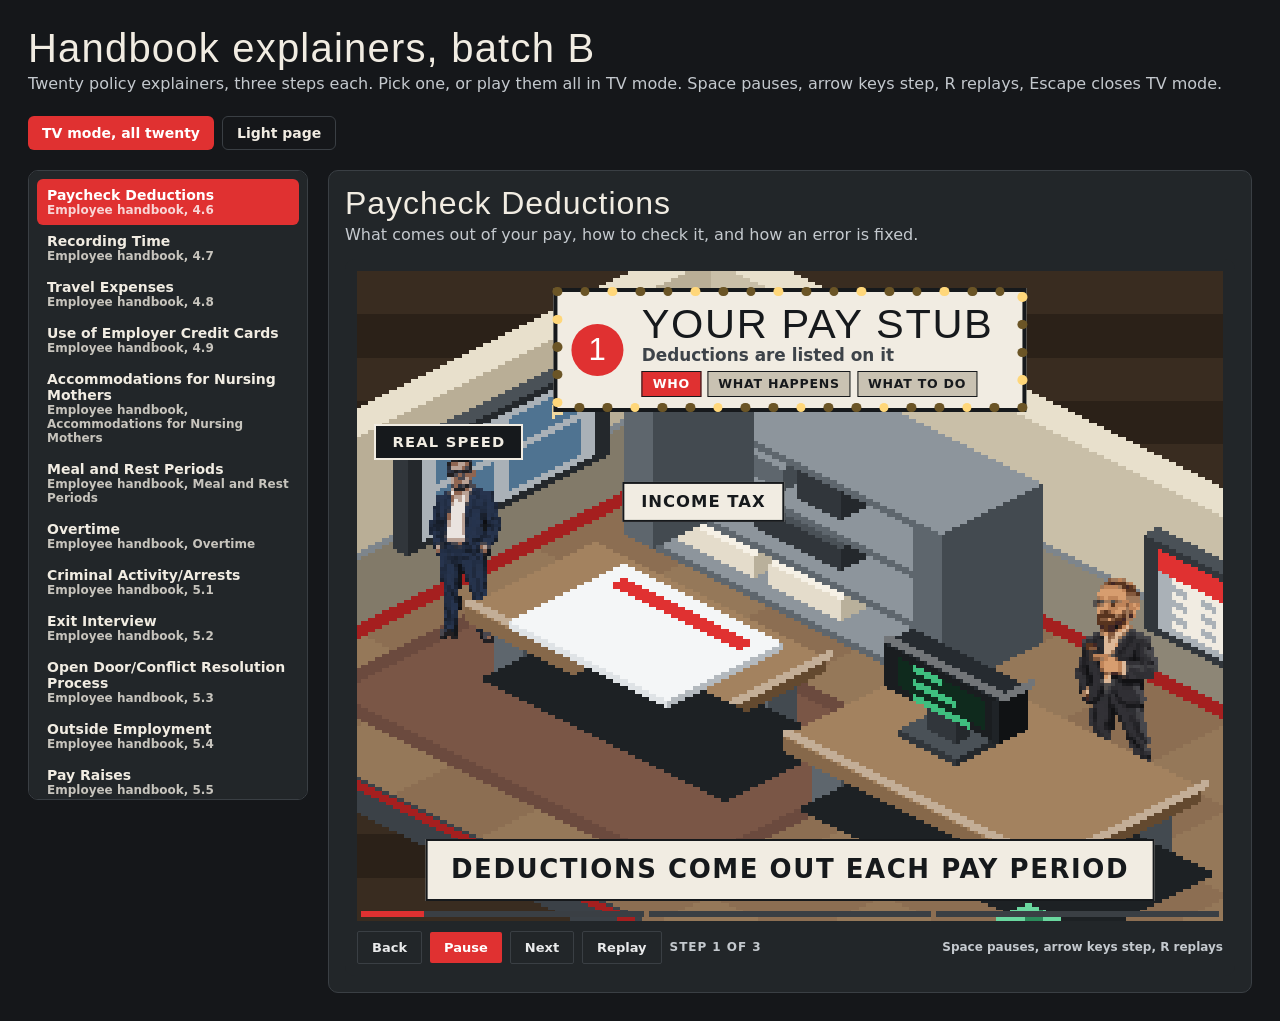
<file: iso/test-B.html>
<!doctype html>
<html lang="en">
<head>
<meta charset="utf-8">
<meta name="viewport" content="width=device-width, initial-scale=1">
<title>Handbook explainers, batch B</title>
<style>
  :root { --bg: #15171a; --panel: #222629; --line: #3a3f44; --ink: #f1ece2; --mute: #c4c9ce; --red: #e03131; }
  :root[data-theme="light"] { --bg: #f1ece2; --panel: #ffffff; --line: #b9b3a4; --ink: #16191c; --mute: #3d4349; }
  * { box-sizing: border-box; }
  html, body { margin: 0; background: var(--bg); color: var(--ink); font: 500 16px/1.5 Raleway, system-ui, sans-serif; }
  body { padding: 28px; }
  h1 { margin: 0 0 4px; font: 400 40px/1 "Bebas Neue", Impact, sans-serif; letter-spacing: .03em; }
  .sub { margin: 0 0 20px; color: var(--mute); }
  .bar { display: flex; flex-wrap: wrap; gap: 8px; margin: 0 0 20px; }
  button, select { font: 700 14px Raleway, system-ui, sans-serif; border-radius: 6px; padding: 8px 14px; cursor: pointer; }
  button { background: var(--red); color: #fff; border: 0; }
  button.q, select { background: transparent; color: var(--ink); border: 1px solid var(--line); }
  button:focus-visible, select:focus-visible, a:focus-visible { outline: 2px solid var(--ink); outline-offset: 2px; }
  .layout { display: grid; grid-template-columns: minmax(200px, 280px) minmax(0, 1fr); gap: 20px; align-items: start; }
  nav { background: var(--panel); border: 1px solid var(--line); border-radius: 10px; padding: 8px; max-height: 70vh; overflow: auto; }
  nav button { display: block; width: 100%; text-align: left; background: transparent; color: var(--ink); border: 0; border-radius: 6px; padding: 8px 10px; font-weight: 600; }
  nav button.on { background: var(--red); color: #fff; }
  nav button small { display: block; color: inherit; opacity: .8; font-weight: 600; font-size: 12px; }
  .stagebox { background: var(--panel); border: 1px solid var(--line); border-radius: 10px; padding: 16px; min-width: 0; }
  .stagebox h2 { margin: 0 0 4px; font: 400 32px/1 "Bebas Neue", Impact, sans-serif; letter-spacing: .03em; }
  .stagebox p { margin: 0 0 12px; color: var(--mute); }
  .host { width: 100%; max-width: 960px; background: #222629; color: #f1ece2; border-radius: 10px; padding: 12px; }
  .host .isx-ctl .hint { color: #c4c9ce; }
  @media (max-width: 760px) { body { padding: 16px; } .layout { grid-template-columns: minmax(0, 1fr); } nav { max-height: 240px; } h1 { font-size: 32px; } }
</style>
</head>
<body>
<h1>Handbook explainers, batch B</h1>
<p class="sub">Twenty policy explainers, three steps each. Pick one, or play them all in TV mode. Space pauses, arrow keys step, R replays, Escape closes TV mode.</p>
<div class="bar">
  <button type="button" id="tv">TV mode, all twenty</button>
  <button type="button" id="theme" class="q">Light page</button>
</div>
<div class="layout">
  <nav id="list" aria-label="Policies"></nav>
  <section class="stagebox">
    <h2 id="name"></h2>
    <p id="blurb"></p>
    <div class="host" id="host"></div>
  </section>
</div>
<script src="iso-kit.js"></script>
<script src="iso-explainer.js"></script>
<script src="hb-iso-B.js"></script>
<script>
(function () {
  var ids = Object.keys(window.HB_ISO), list = document.getElementById('list'), host = document.getElementById('host'), cur = null, curBtn = null;
  function show(id, btn) {
    if (cur) cur.destroy();
    var spec = window.HB_ISO[id];
    document.getElementById('name').textContent = spec.title;
    document.getElementById('blurb').textContent = spec.blurb;
    cur = ISOX.mount(host, spec, { aspect: '4:3' });
    if (curBtn) curBtn.classList.remove('on'); curBtn = btn; btn.classList.add('on');
    try { history.replaceState(null, '', '#' + encodeURIComponent(id)); } catch (e) { /* file or sandboxed */ }
  }
  ids.forEach(function (id) {
    var b = document.createElement('button'); b.type = 'button'; b.textContent = window.HB_ISO[id].title;
    var s = document.createElement('small'); s.textContent = window.HB_ISO[id].std; b.appendChild(s);
    b.addEventListener('click', function () { show(id, b); });
    list.appendChild(b);
  });
  var start = decodeURIComponent((location.hash || '').slice(1)), k = Math.max(0, ids.indexOf(start));
  show(ids[k], list.children[k]);
  document.getElementById('tv').addEventListener('click', function () { if (cur) cur.pause(); ISOX.tv(ids.map(function (i) { return window.HB_ISO[i]; })); });
  document.getElementById('theme').addEventListener('click', function (e) {
    var light = document.documentElement.getAttribute('data-theme') === 'light';
    if (light) document.documentElement.removeAttribute('data-theme'); else document.documentElement.setAttribute('data-theme', 'light');
    e.currentTarget.textContent = light ? 'Light page' : 'Dark page';
  });
})();
</script>
</body>
</html>
</file>
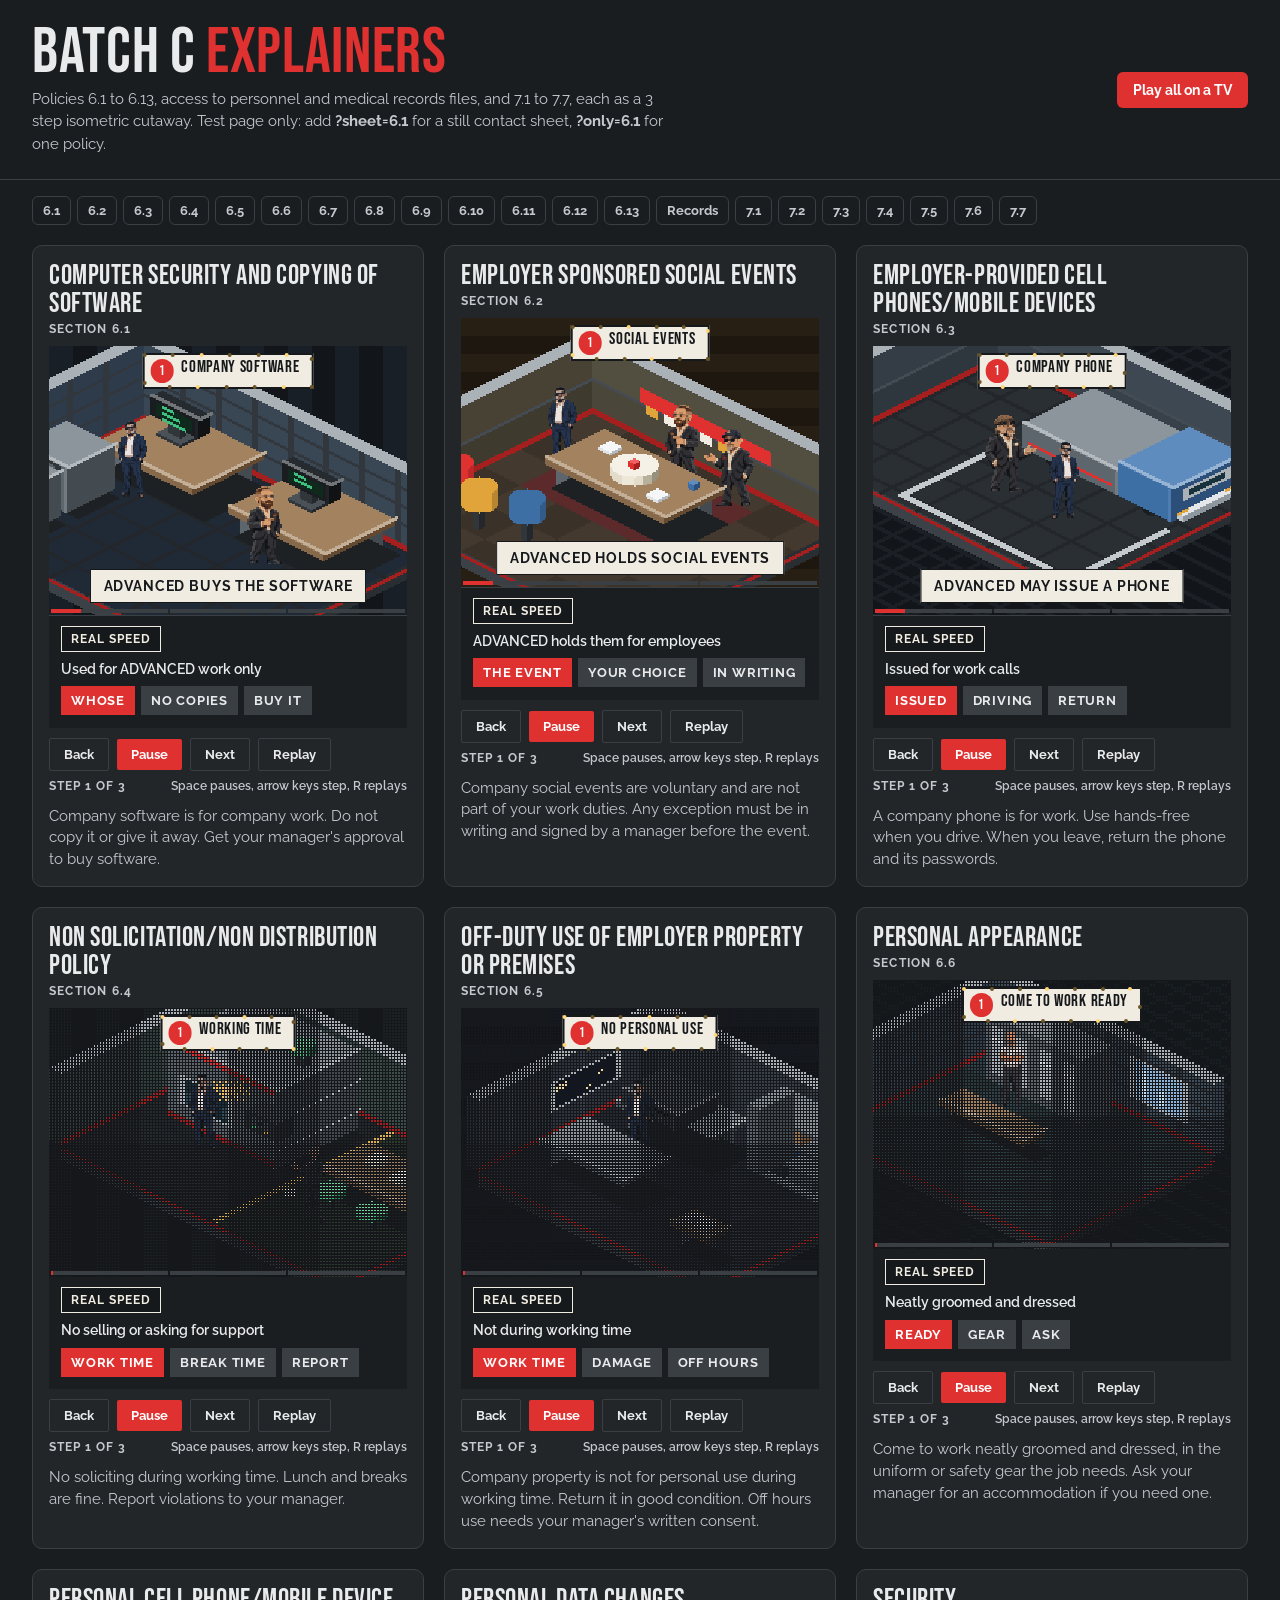
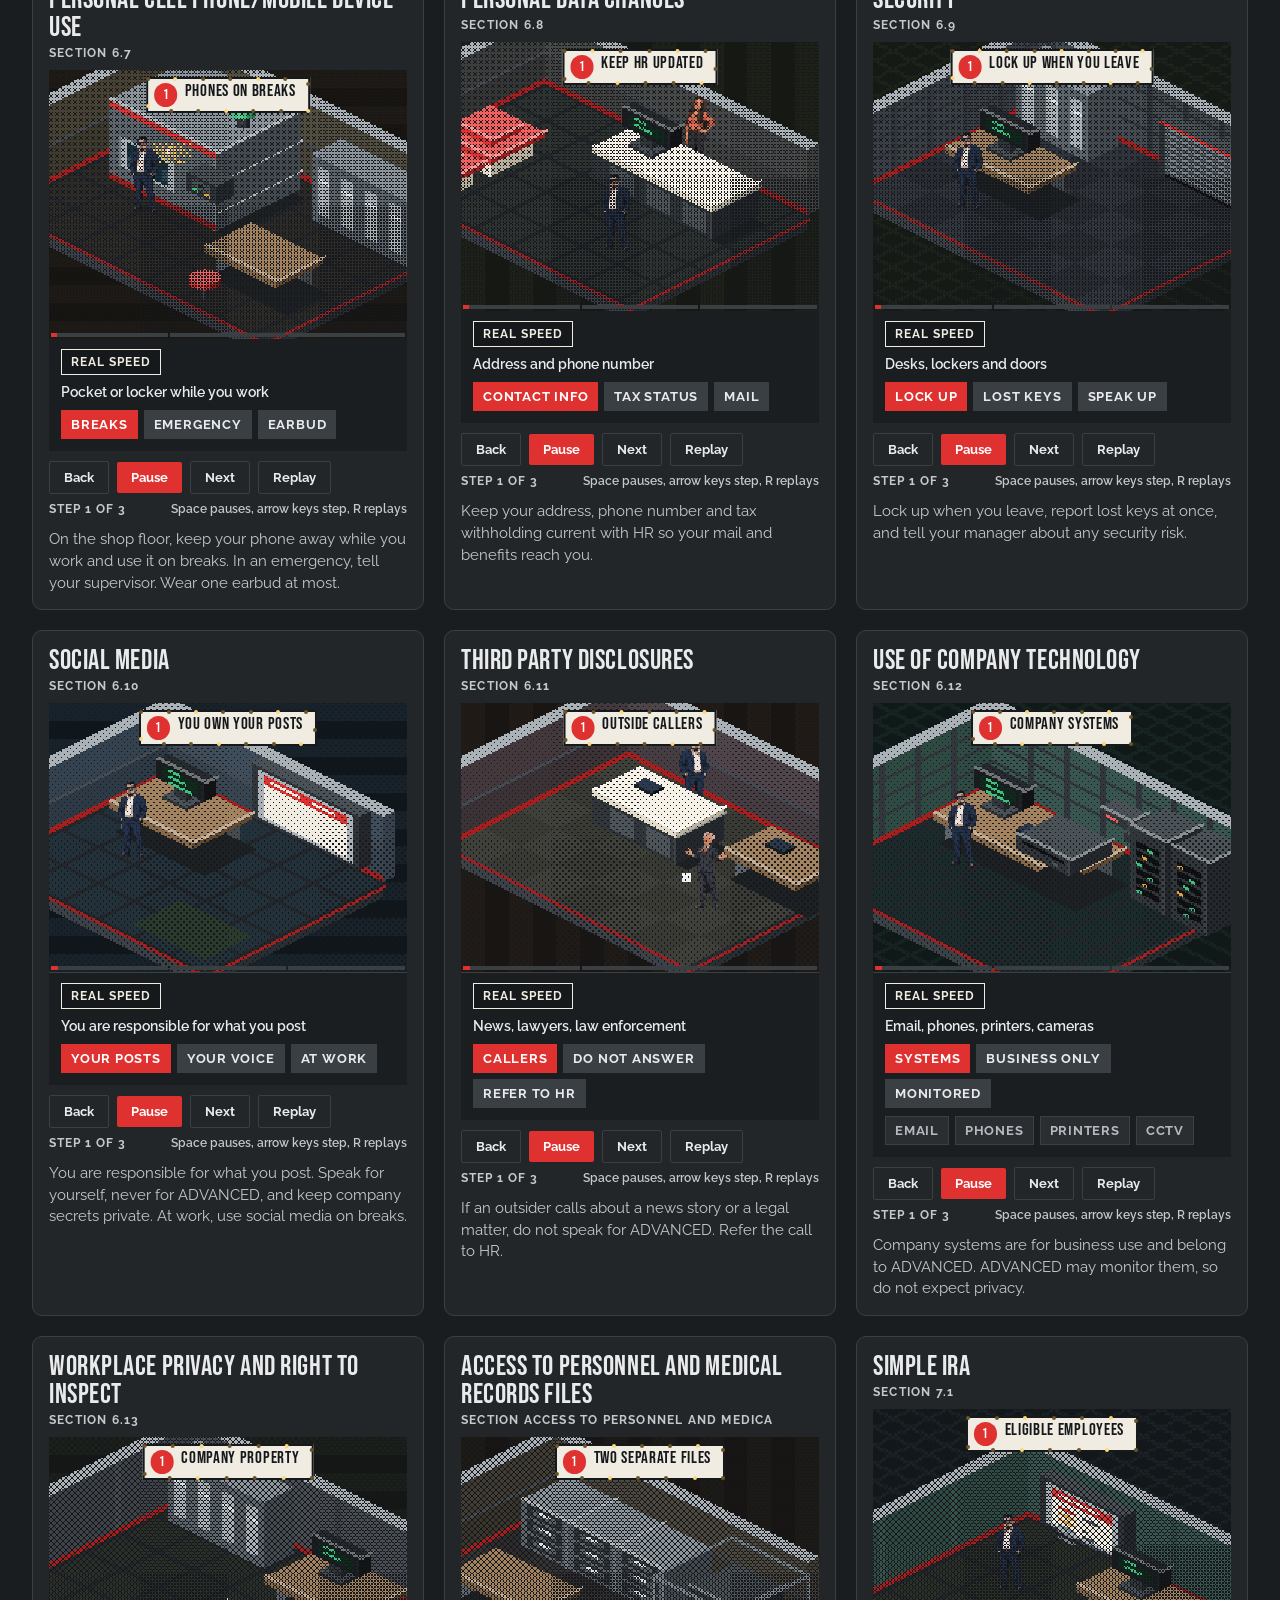
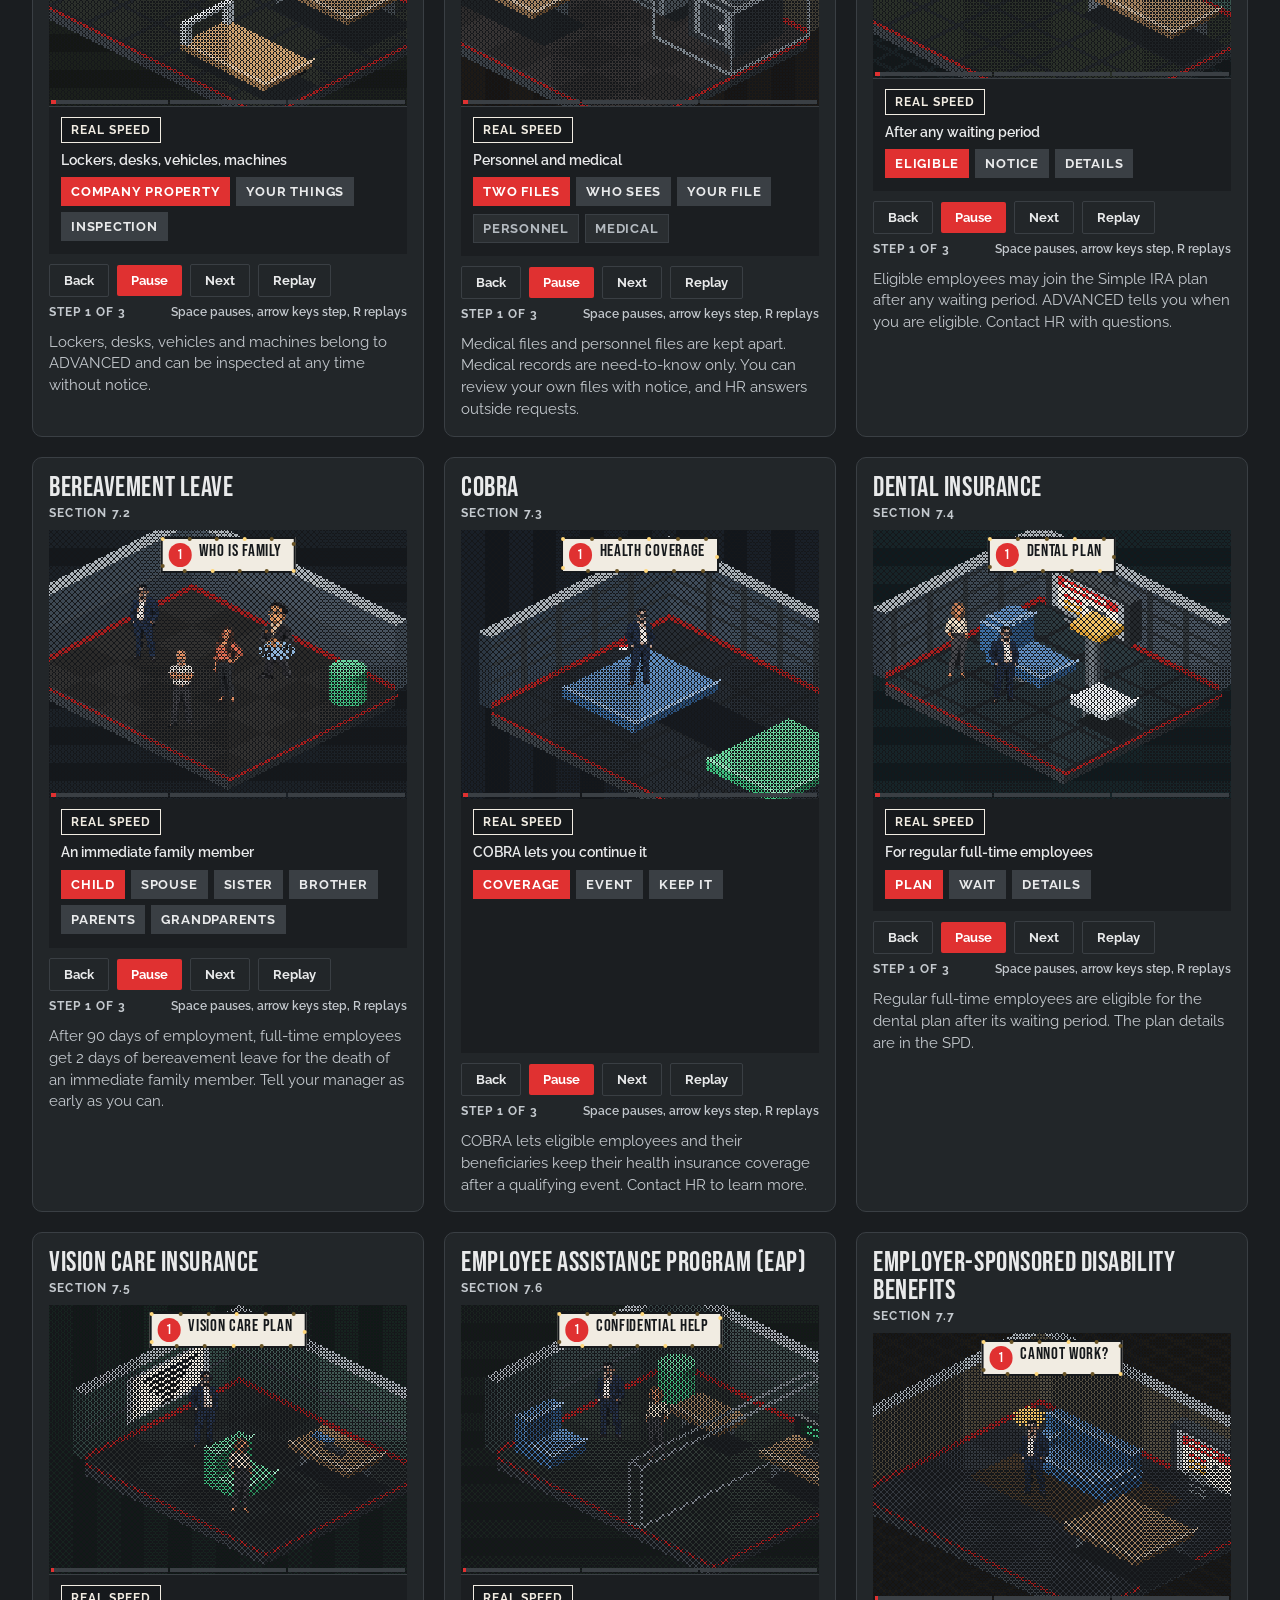
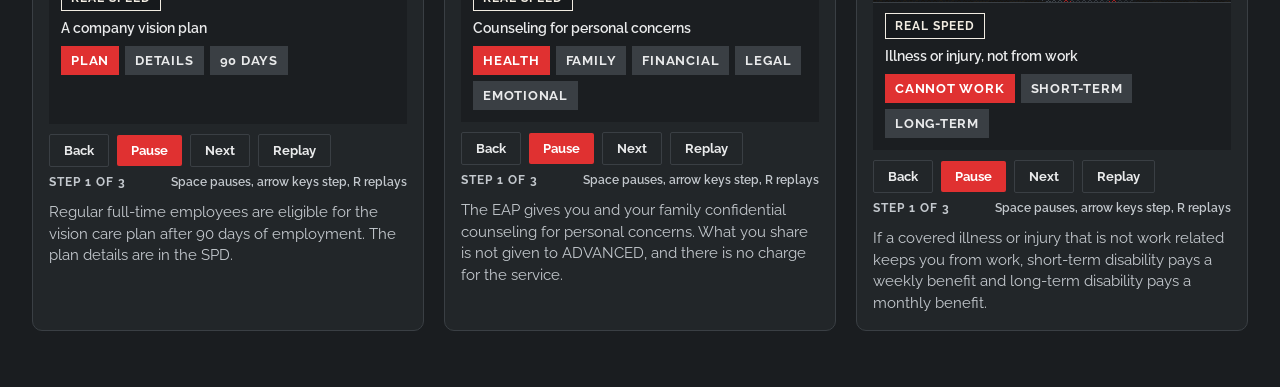
<file: iso/test-C.html>
<!doctype html>
<html lang="en"><head>
<meta charset="utf-8"><meta name="viewport" content="width=device-width,initial-scale=1">
<title>Batch C explainers test page</title>
<link href="https://fonts.googleapis.com/css2?family=Bebas+Neue&family=Raleway:wght@400;600;700&display=swap" rel="stylesheet">
<style>
:root { --ink: #222629; --ink2: #1a1d20; --steel: #3a3f44; --mid: #9aa0a4; --silver: #c4c9ce; --paper: #e9eaeb; --red: #e03131 }
* { box-sizing: border-box }
html, body { margin: 0; background: var(--ink2); color: var(--paper); font-family: Raleway, system-ui, sans-serif }
header { display: flex; flex-wrap: wrap; align-items: center; justify-content: space-between; gap: 16px; padding: 24px 32px; border-bottom: 1px solid var(--steel) }
h1 { margin: 0; font: 400 clamp(36px, 5vw, 64px)/.9 'Bebas Neue', Impact, sans-serif; letter-spacing: .01em }
h1 span { color: var(--red) }
header p { margin: 6px 0 0; color: var(--silver); font-size: 15px; line-height: 1.5; max-width: 640px }
button { font: 700 14px Raleway, system-ui, sans-serif; color: #fff; background: var(--red); border: 0; border-radius: 6px; padding: 10px 16px; cursor: pointer }
button:focus-visible, a:focus-visible { outline: 2px solid var(--paper); outline-offset: 2px }
nav { max-width: 1400px; margin: 0 auto; padding: 16px 32px 0; display: flex; flex-wrap: wrap; gap: 6px }
nav a { color: var(--silver); text-decoration: none; font: 700 13px Raleway, system-ui, sans-serif; padding: 6px 10px; border: 1px solid var(--steel); border-radius: 6px }
nav a:hover { color: #fff; border-color: var(--silver) }
main { max-width: 1400px; margin: 0 auto; padding: 20px 32px 56px; display: grid; grid-template-columns: repeat(auto-fill, minmax(min(100%, 360px), 1fr)); gap: 20px }
article { background: var(--ink); border: 1px solid var(--steel); border-radius: 10px; padding: 16px; scroll-margin-top: 12px }
article h2 { margin: 0 0 4px; font: 400 28px/1 'Bebas Neue', Impact, sans-serif; letter-spacing: .02em }
article .id { font: 700 12px Raleway, system-ui, sans-serif; letter-spacing: .1em; text-transform: uppercase; color: var(--silver); margin-bottom: 10px }
article .host { min-height: 260px }
.isx-ctl .hint { color: var(--silver) !important }
article p { margin: 12px 0 0; color: var(--silver); font-size: 14.5px; line-height: 1.5 }
.sheet { display: grid; grid-template-columns: repeat(5, minmax(0, 1fr)); gap: 6px; max-width: 1500px; margin: 0 auto; padding: 16px }
.sheet .cell .isx-ctl { display: none }
.sheet .cell { min-width: 0 }
.sheet h2 { grid-column: 1 / -1; margin: 6px 0 0; font: 400 28px/1 'Bebas Neue', Impact, sans-serif }
@media (max-width: 520px) { header, nav, main { padding-left: 16px; padding-right: 16px } }
</style></head>
<body>
<header>
  <div><h1>Batch C <span>explainers</span></h1><p>Policies 6.1 to 6.13, access to personnel and medical records files, and 7.1 to 7.7, each as a 3 step isometric cutaway. Test page only: add <b>?sheet=6.1</b> for a still contact sheet, <b>?only=6.1</b> for one policy.</p></div>
  <button type="button" id="tvBtn">Play all on a TV</button>
</header>
<nav id="nav" aria-label="Policies"></nav>
<main id="grid"></main>
<script src="iso-kit.js"></script><script src="iso-explainer.js"></script><script src="hb-iso-C.js"></script>
<script>
(function () {
  var IDS = ['6.1', '6.2', '6.3', '6.4', '6.5', '6.6', '6.7', '6.8', '6.9', '6.10', '6.11', '6.12', '6.13', 'OK-Access to Personnel and Medica', '7.1', '7.2', '7.3', '7.4', '7.5', '7.6', '7.7'];
  var q = new URLSearchParams(location.search), grid = document.getElementById('grid'), nav = document.getElementById('nav');
  var safe = function (id) { return 'p-' + id.replace(/[^A-Za-z0-9]/g, '_'); };
  var MOM = q.get('m') === '5' ? [0.15, 0.35, 0.55, 0.75, 0.9] : [0.2, 0.55, 0.9];

  if (q.get('sheet')) {
    /* contact sheet: every step at 5 moments, drawn with the real framework and real fonts */
    document.body.querySelector('header').style.display = 'none'; nav.style.display = 'none'; grid.style.display = 'none';
    var spec = HB_ISO[q.get('sheet')], wrap = document.createElement('div'); wrap.className = 'sheet'; wrap.style.gridTemplateColumns = 'repeat(' + MOM.length + ', minmax(0, 1fr))'; document.body.appendChild(wrap);
    spec.steps.forEach(function (st, i) {
      var h = document.createElement('h2'); h.textContent = spec.title + ', step ' + (i + 1); wrap.appendChild(h);
      MOM.forEach(function (m) {
        var cell = document.createElement('div'); cell.className = 'cell'; wrap.appendChild(cell);
        var inst = ISOX.mount(cell, spec, { controls: false, autoplay: false });
        inst.pause(); inst.T = inst.tl.starts[i] + st.dur * m; inst.forced = true; inst.drawNow();
      });
    });
    return;
  }

  var ids = q.get('only') ? [q.get('only')] : IDS;
  ids.forEach(function (id) {
    var spec = HB_ISO[id]; if (!spec) return;
    var a = document.createElement('article'); a.id = safe(id);
    a.innerHTML = '<h2></h2><div class="id"></div><div class="host"></div><p></p>';
    a.querySelector('h2').textContent = spec.title; a.querySelector('.id').textContent = 'Section ' + id.replace(/^OK-/, '');
    a.querySelector('p').textContent = spec.blurb; grid.appendChild(a);
    var n = document.createElement('a'); n.href = '#' + safe(id); n.textContent = id.replace(/^OK-.*/, 'Records'); nav.appendChild(n);
    /* mount only when the card comes near the screen; the framework then rests it off screen */
    var host = a.querySelector('.host'), done = false;
    function mount() { if (done) return; done = true; host.style.minHeight = ''; ISOX.mount(host, spec, { aspect: '4:3' }); }
    if ('IntersectionObserver' in window) { var io = new IntersectionObserver(function (es) { if (es[0].isIntersecting) { mount(); io.disconnect(); } }, { rootMargin: '300px' }); io.observe(a); } else mount();
  });
  document.getElementById('tvBtn').addEventListener('click', function () { ISOX.tv(IDS.map(function (id) { return HB_ISO[id]; }), { aspect: '4:3' }); });
})();
</script>
</body></html>
</file>
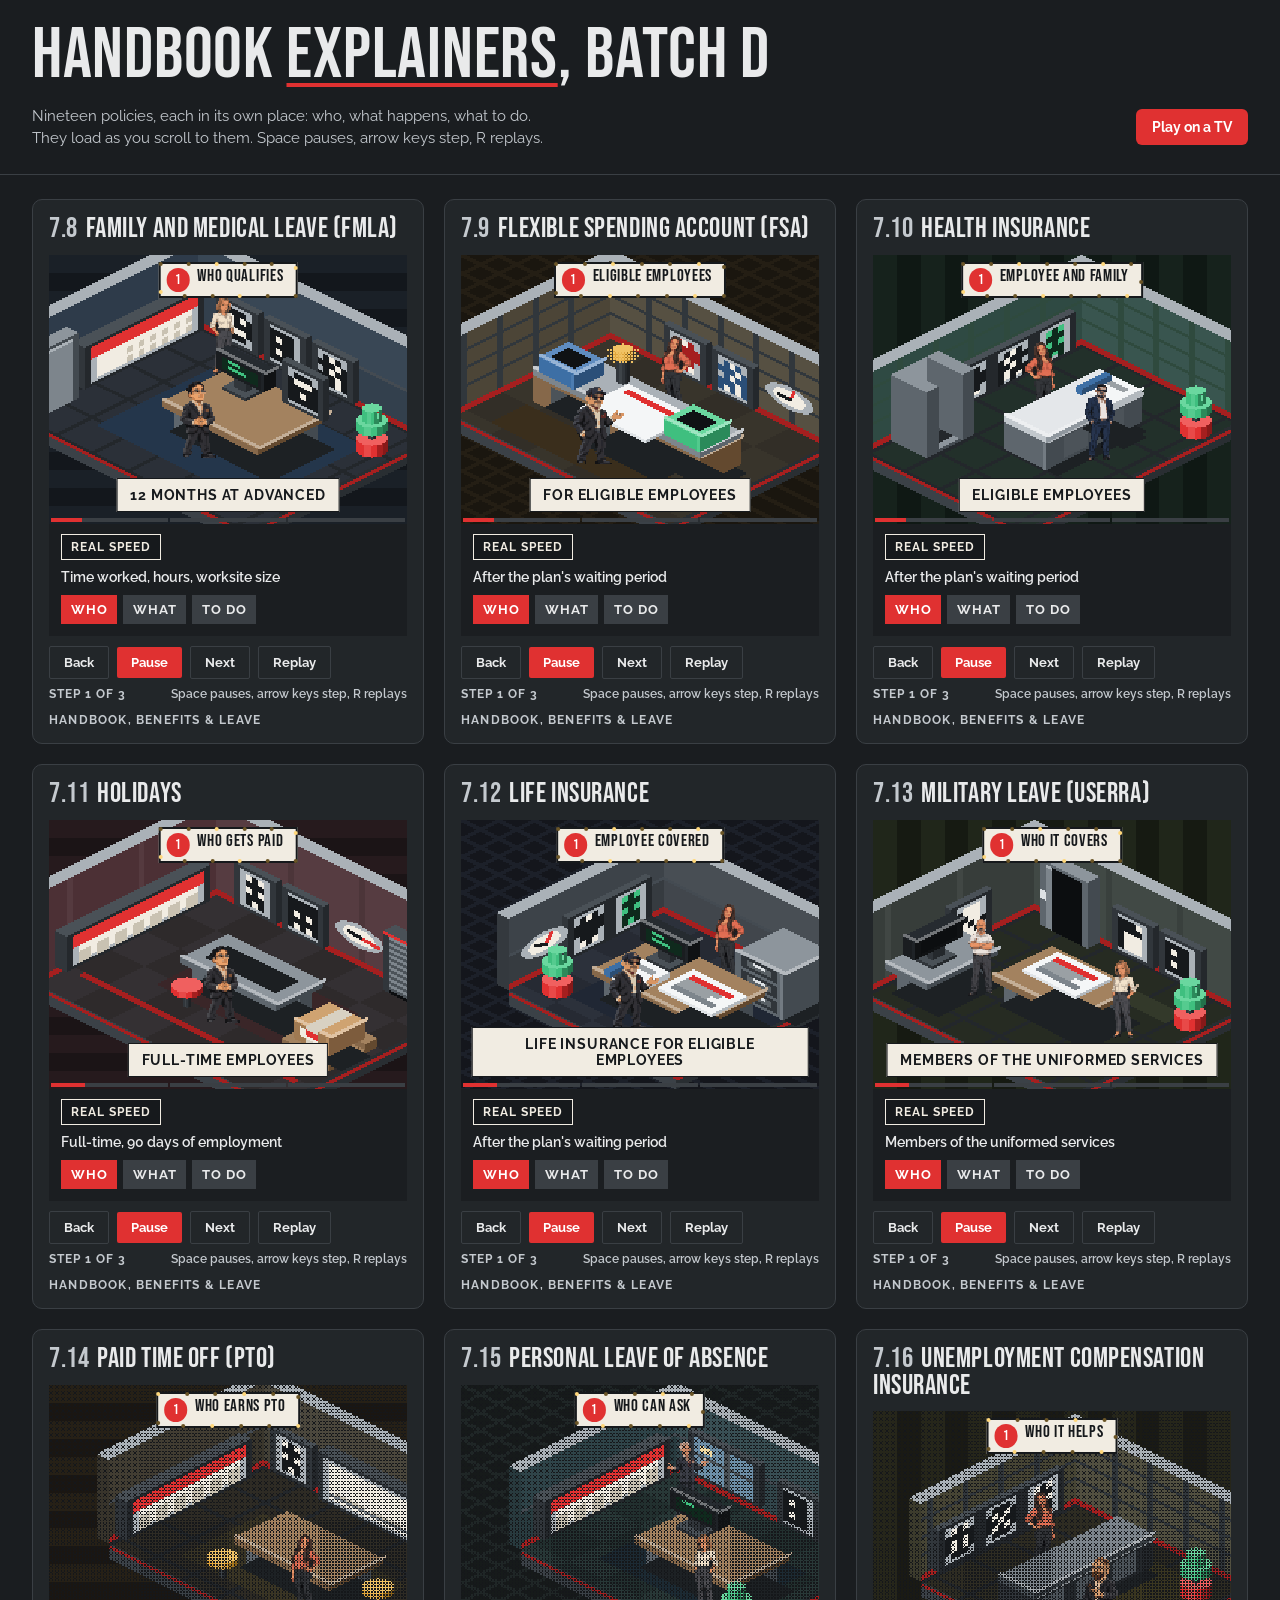
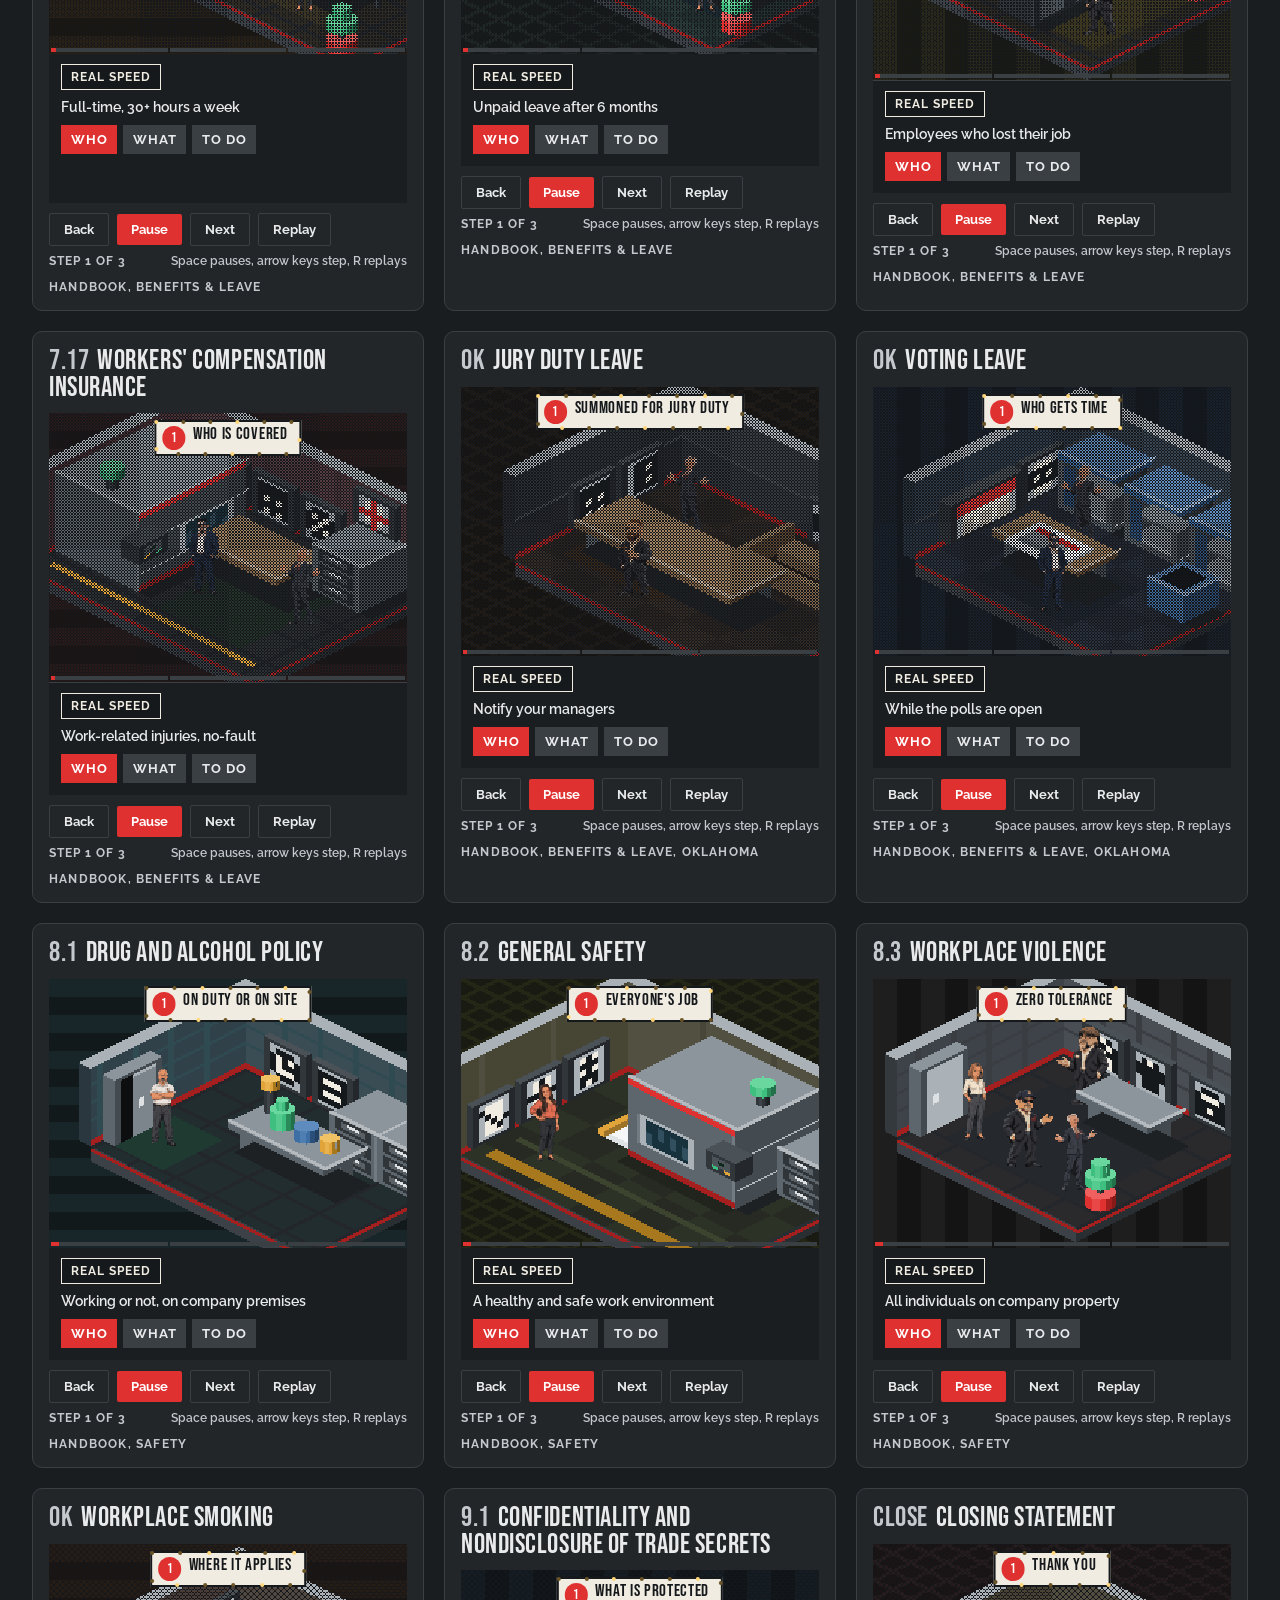
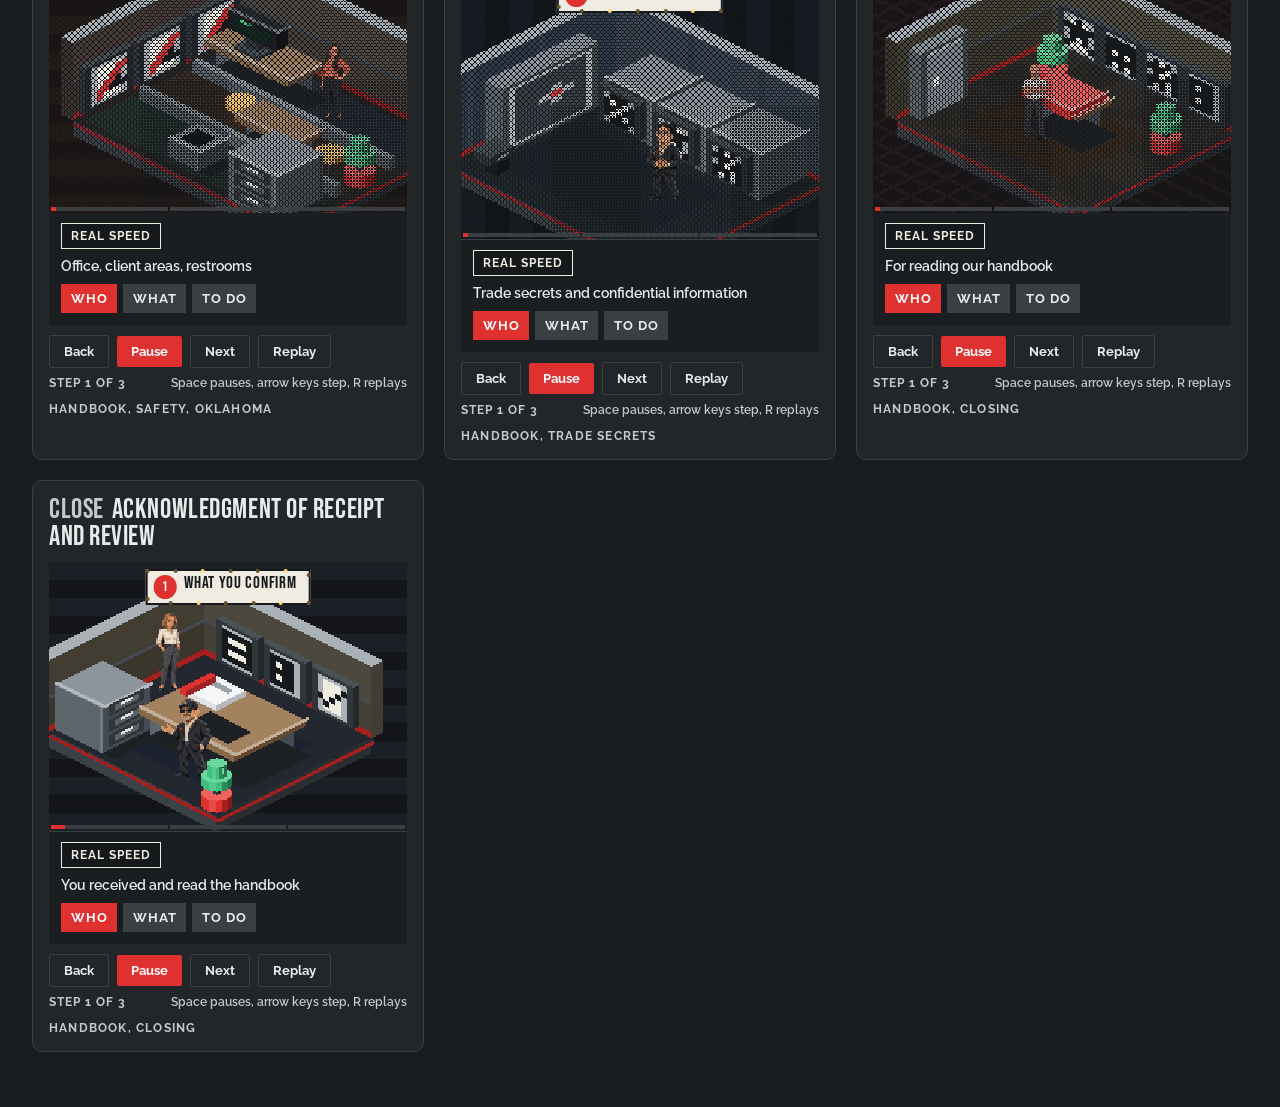
<file: iso/test-D.html>
<!doctype html>
<html lang="en"><head>
<meta charset="utf-8"><meta name="viewport" content="width=device-width,initial-scale=1">
<title>Handbook isometric explainers, batch D</title>
<link href="https://fonts.googleapis.com/css2?family=Bebas+Neue&family=Raleway:wght@400;600;700&display=swap" rel="stylesheet">
<style>
:root { --ink: #222629; --ink2: #1a1d20; --steel: #3a3f44; --mid: #9aa0a4; --silver: #c4c9ce; --paper: #e9eaeb; --red: #e03131 }
* { box-sizing: border-box }
html, body { margin: 0; background: var(--ink2); color: var(--paper); font-family: Raleway, system-ui, sans-serif }
header { display: flex; flex-wrap: wrap; align-items: center; justify-content: space-between; gap: 16px; padding: 24px 32px; border-bottom: 1px solid var(--steel) }
h1 { margin: 0; font: 400 clamp(40px, 6vw, 72px)/.9 'Bebas Neue', Impact, sans-serif; letter-spacing: .01em }
h1 span { text-decoration: underline; text-decoration-color: var(--red); text-decoration-thickness: 4px; text-underline-offset: 6px }
header p { margin: 0; max-width: 520px; color: var(--silver); font-size: 15px; line-height: 1.5 }
button { font: 700 14px Raleway, system-ui, sans-serif; color: #fff; background: var(--red); border: 0; border-radius: 6px; padding: 10px 16px; cursor: pointer }
button:focus-visible { outline: 2px solid var(--paper); outline-offset: 2px }
main { max-width: 1400px; margin: 0 auto; padding: 24px 32px 56px; display: grid; grid-template-columns: repeat(auto-fill, minmax(min(100%, 380px), 1fr)); gap: 20px }
.card { container-type: inline-size; background: var(--ink); border: 1px solid var(--steel); border-radius: 10px; padding: 16px; display: flex; flex-direction: column; gap: 12px; min-width: 0 }
.card h2 { margin: 0; font: 400 28px/.95 'Bebas Neue', Impact, sans-serif; letter-spacing: .02em }
.card h2 b { color: var(--silver); font-weight: 400; margin-right: 8px }
.card .std { font-size: 12px; font-weight: 700; letter-spacing: .1em; text-transform: uppercase; color: var(--silver) }
.card .isx .hint { color: var(--silver) }
.slot { min-height: calc(75cqi + 56px) }
@media (max-width: 480px) { header { padding: 16px } main { padding: 16px 16px 40px } }
</style></head>
<body>
<header>
  <div><h1>Handbook <span>explainers</span>, batch D</h1></div>
  <p>Nineteen policies, each in its own place: who, what happens, what to do. They load as you scroll to them. Space pauses, arrow keys step, R replays.</p>
  <button type="button" id="tv">Play on a TV</button>
</header>
<main id="grid"></main>
<script src="iso-kit.js"></script>
<script src="iso-explainer.js"></script>
<script src="hb-iso-D.js"></script>
<script>
(function () {
  var IDS = ['7.8', '7.9', '7.10', '7.11', '7.12', '7.13', '7.14', '7.15', '7.16', '7.17', 'OK-Jury Duty Leave', 'OK-Voting Leave', '8.1', '8.2', '8.3', 'OK-Workplace Smoking', '9.1', 'CLOSE-Closing Statement', 'CLOSE-Acknowledgment of Re'];
  var grid = document.getElementById('grid'), only = (location.search.match(/[?&]only=([^&]+)/) || [])[1];
  var specs = [];
  IDS.forEach(function (id) {
    if (only && decodeURIComponent(only) !== id) return;
    var spec = window.HB_ISO[id]; if (!spec) return; specs.push(spec);
    var card = document.createElement('article'); card.className = 'card';
    var h = document.createElement('h2'), b = document.createElement('b'); b.textContent = id.replace(/^(OK|CLOSE)-.*$/, function (m, p) { return p; }); h.appendChild(b); h.appendChild(document.createTextNode(spec.title));
    var slot = document.createElement('div'); slot.className = 'slot';
    var std = document.createElement('div'); std.className = 'std'; std.textContent = spec.std;
    card.appendChild(h); card.appendChild(slot); card.appendChild(std); grid.appendChild(card);
    var done = false;
    function mount() { if (done) return; done = true; window.ISOX.mount(slot, spec, { aspect: '4:3' }); }
    if (typeof IntersectionObserver === 'function') new IntersectionObserver(function (es, io) { if (es[0].isIntersecting) { mount(); io.disconnect(); } }, { rootMargin: '240px' }).observe(slot);
    else mount();
  });
  document.getElementById('tv').addEventListener('click', function () { window.ISOX.tv(specs, {}); });
})();
</script>
</body></html>
</file>
